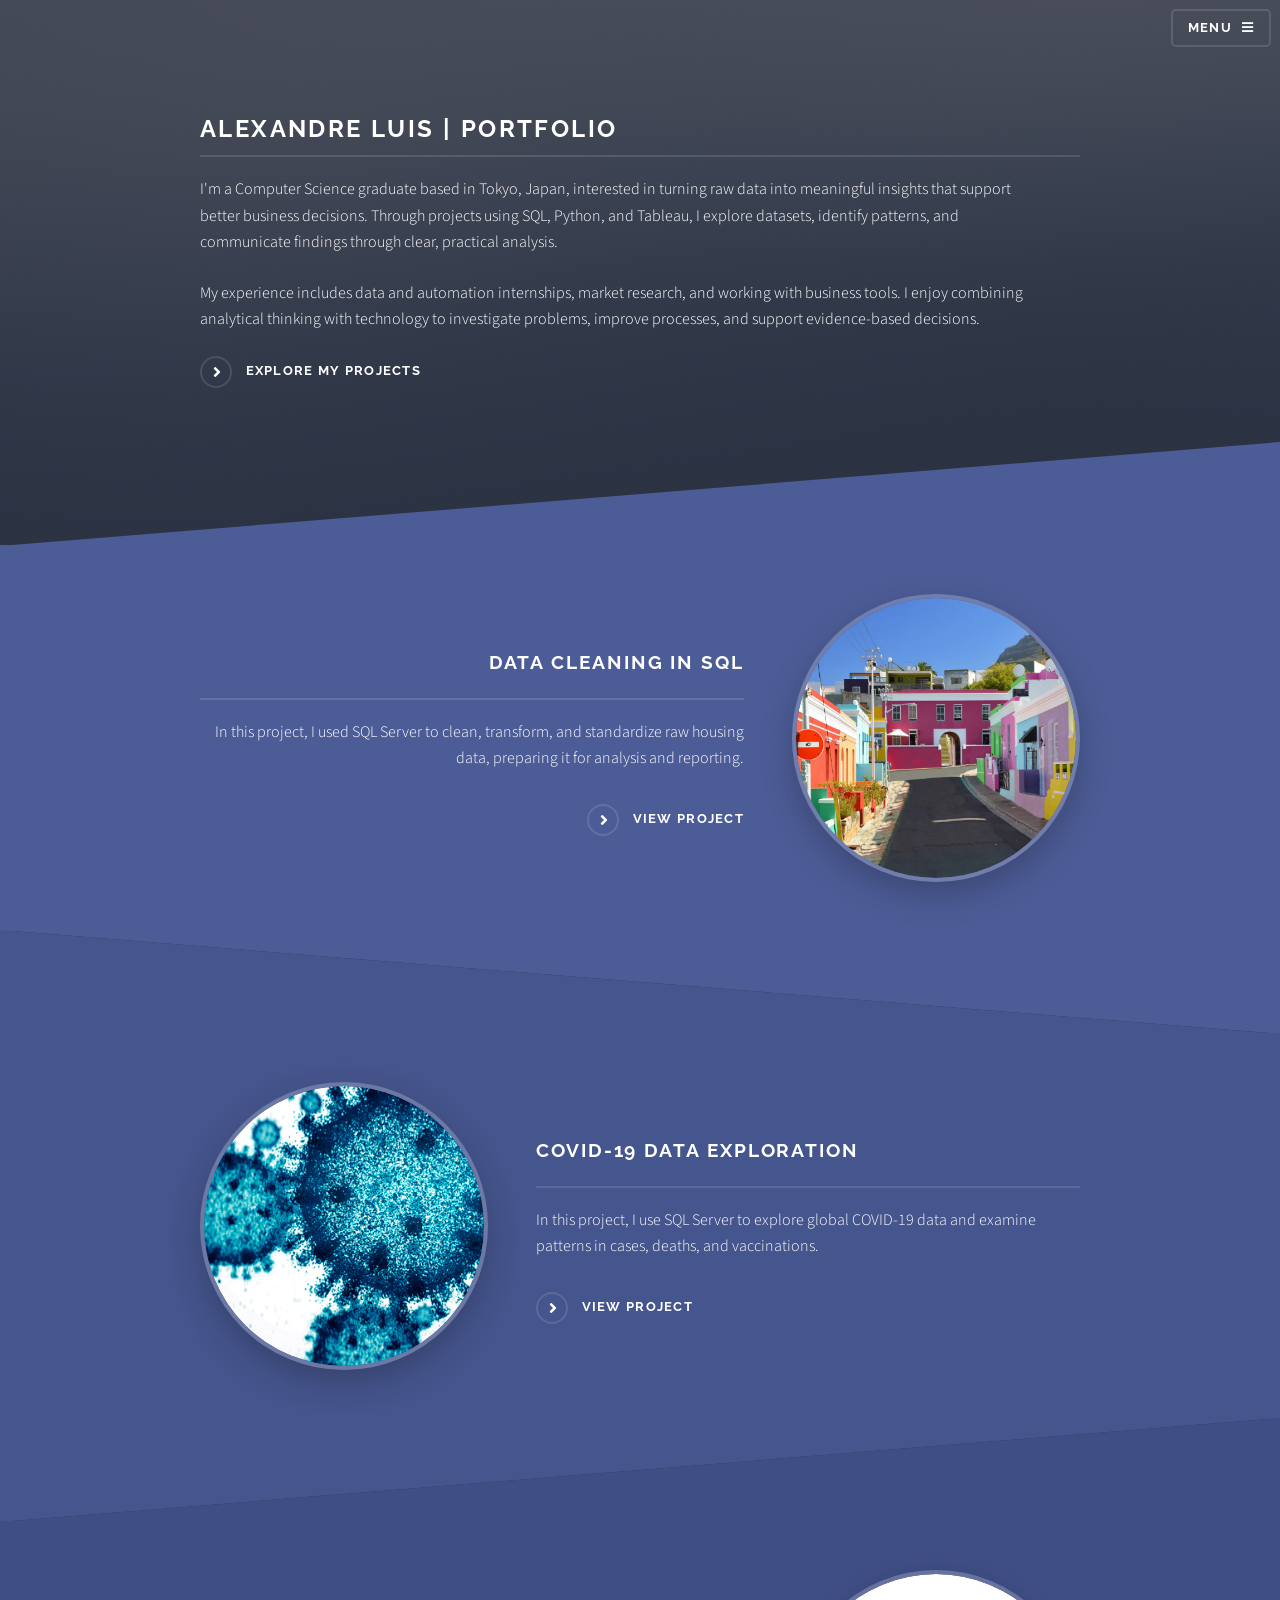
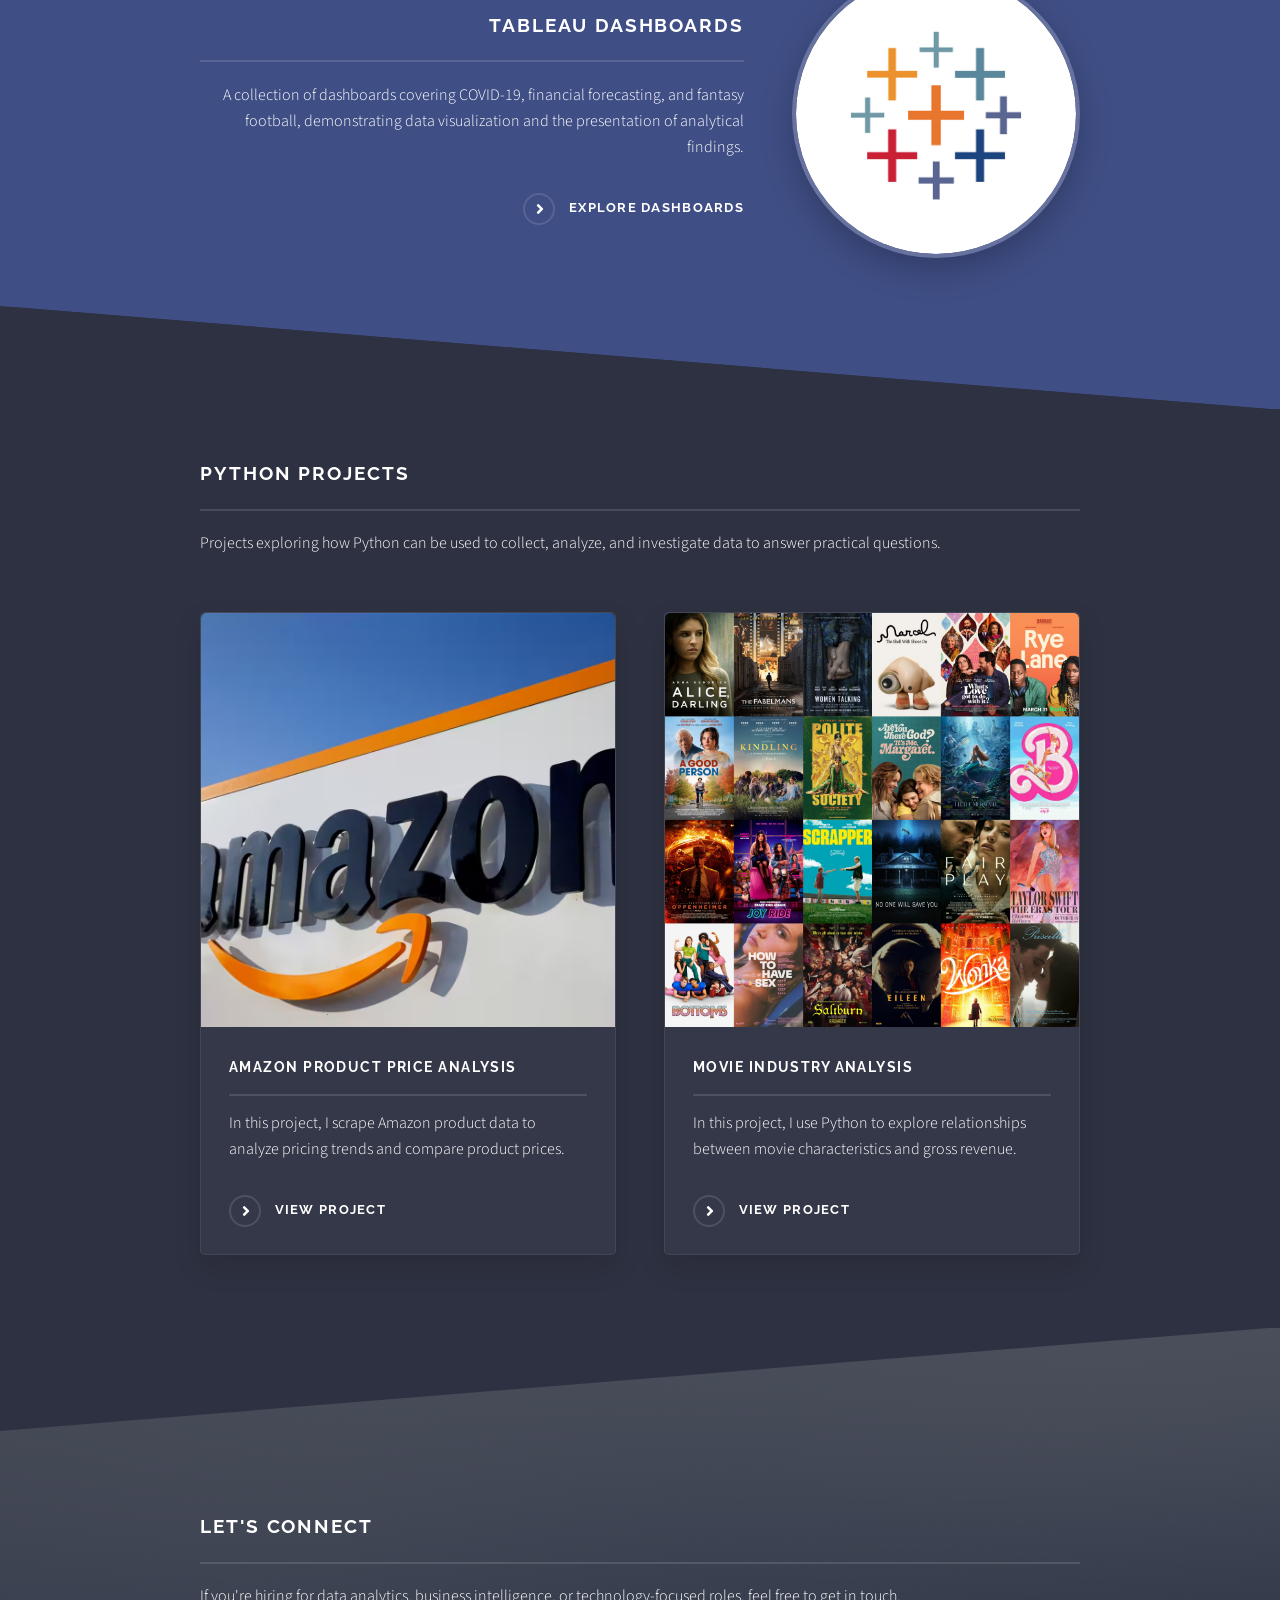
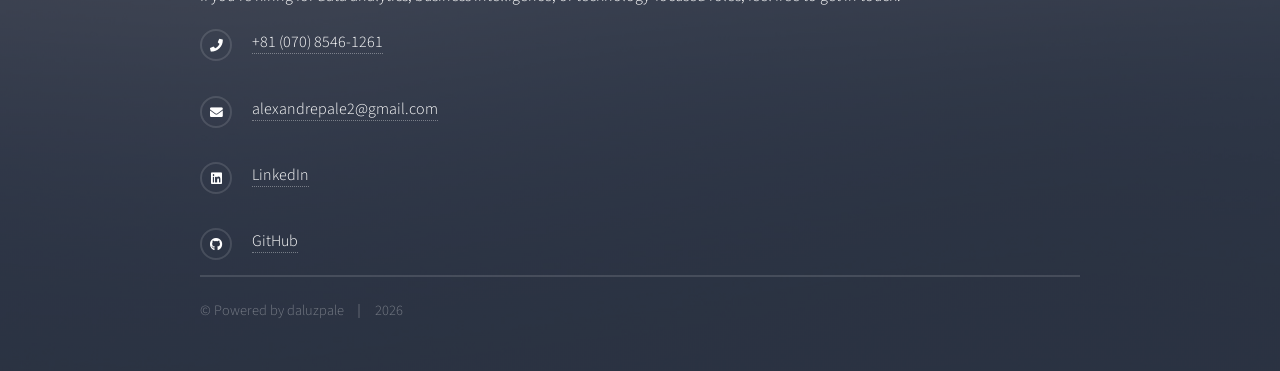
<file: index.html>
<!DOCTYPE HTML>

<html lang="en">
<head>
    <title>Alex Luis | Data Analyst Portfolio</title>
    <meta charset="utf-8" />
    <meta name="viewport" content="width=device-width, initial-scale=1" />
    <meta name="description" content="Alex Luis is a Computer Science graduate based in Tokyo, Japan, with project and internship experience in data analytics, SQL, Python, Tableau, market research, and automation." />
    <meta name="theme-color" content="#2e3141" />
    <link rel="stylesheet" href="assets/css/main.css" />
    <noscript><link rel="stylesheet" href="assets/css/noscript.css" /></noscript>
</head>
<body class="is-preload">

    <div id="page-wrapper">

        <!-- Header -->
        <header id="header" class="alt">
            <h1><a href="index.html">Alex Luis | Data Analyst</a></h1>
            <nav><a href="#menu">Menu</a></nav>
        </header>

        <!-- Navigation -->
        <nav id="menu">
            <div class="inner">
                <h2>Menu</h2>
                <ul class="links">
                    <li><a href="#banner">Home</a></li>
                    <li><a href="#one">SQL Projects</a></li>
                    <li><a href="#three">Tableau Dashboards</a></li>
                    <li><a href="#four">Python Projects</a></li>
                    <li><a href="#footer">Contact</a></li>
                    <li><a href="https://github.com/daluzpale" target="_blank" rel="noopener noreferrer">GitHub</a></li>
                </ul>
                <a href="#" class="close">Close</a>
            </div>
        </nav>

        <!-- Introduction -->
        <section id="banner">
            <div class="inner">
                <h2>Alexandre Luis | Portfolio</h2>
                <p>
                    I'm a Computer Science graduate based in Tokyo, Japan, interested in turning raw data
                    into meaningful insights that support better business decisions. Through projects using
                    SQL, Python, and Tableau, I explore datasets, identify patterns, and communicate findings
                    through clear, practical analysis.
                </p>
                <p>
                    My experience includes data and automation internships, market research, and working
                    with business tools. I enjoy combining analytical thinking with technology to investigate
                    problems, improve processes, and support evidence-based decisions.
                </p>

                <div class="banner-actions">
                    <p><a href="#one" class="special">Explore My Projects</a></p>
                </div>
            </div>
        </section>

        <!-- Projects -->
        <section id="wrapper">

            <!-- SQL Data Cleaning -->
            <section id="one" class="wrapper spotlight style1">
                <div class="inner">
                    <a href="https://github.com/daluzpale/AnalyticsPortifolio/blob/main/Data%20Cleaning%20Project%20Queries.sql" class="image" target="_blank" rel="noopener noreferrer">
                        <img src="images/town.jpeg" alt="SQL Server housing data cleaning project" />
                    </a>
                    <div class="content">
                        <h2 class="major">Data Cleaning in SQL</h2>
                        <p>In this project, I used SQL Server to clean, transform, and standardize raw housing data, preparing it for analysis and reporting.</p>
                        <a href="https://github.com/daluzpale/AnalyticsPortifolio/blob/main/Data%20Cleaning%20Project%20Queries.sql" class="special" target="_blank" rel="noopener noreferrer">View Project</a>
                    </div>
                </div>
            </section>

            <!-- COVID-19 Data Exploration -->
            <section id="two" class="wrapper alt spotlight style2">
                <div class="inner">
                    <a href="https://github.com/daluzpale/AnalyticsPortifolio/blob/main/COVID%20Project_Data%20Exploration.sql" class="image" target="_blank" rel="noopener noreferrer">
                        <img src="images/covid.jpeg" alt="Global COVID-19 data exploration project" />
                    </a>
                    <div class="content">
                        <h2 class="major">COVID-19 Data Exploration</h2>
                        <p>In this project, I use SQL Server to explore global COVID-19 data and examine patterns in cases, deaths, and vaccinations.</p>
                        <a href="https://github.com/daluzpale/AnalyticsPortifolio/blob/main/COVID%20Project_Data%20Exploration.sql" class="special" target="_blank" rel="noopener noreferrer">View Project</a>
                    </div>
                </div>
            </section>

            <!-- Tableau Dashboards -->
            <section id="three" class="wrapper spotlight style3">
                <div class="inner">
                    <a href="https://public.tableau.com/app/profile/alexandre.luis1952/vizzes" class="image" target="_blank" rel="noopener noreferrer">
                        <img src="images/tableau-social-preview.jpeg" alt="Tableau data visualization dashboards" />
                    </a>
                    <div class="content">
                        <h2 class="major">Tableau Dashboards</h2>
                        <p>A collection of dashboards covering COVID-19, financial forecasting, and fantasy football, demonstrating data visualization and the presentation of analytical findings.</p>
                        <a href="https://public.tableau.com/app/profile/alexandre.luis1952/vizzes" class="special" target="_blank" rel="noopener noreferrer">Explore Dashboards</a>
                    </div>
                </div>
            </section>

            <!-- Python Projects -->
            <section id="four" class="wrapper alt style1">
                <div class="inner">
                    <h2 class="major">Python Projects</h2>
                    <p>Projects exploring how Python can be used to collect, analyze, and investigate data to answer practical questions.</p>
                    <section class="features">
                        <article>
                            <a href="#" class="image">
                                <img src="images/amazon.jpeg" alt="Amazon product price analysis using Python" />
                            </a>
                            <h3 class="major">Amazon Product Price Analysis</h3>
                            <p>In this project, I scrape Amazon product data to analyze pricing trends and compare product prices.</p>
                            <!-- Replace # with the actual project URL. -->
                            <a href="#" class="special">View Project</a>
                        </article>
                        <article>
                            <a href="#" class="image">
                                <img src="images/bestfilmsof2023.jpeg" alt="Movie industry data analysis using Python" />
                            </a>
                            <h3 class="major">Movie Industry Analysis</h3>
                            <p>In this project, I use Python to explore relationships between movie characteristics and gross revenue.</p>
                            <!-- Replace # with the actual project URL. -->
                            <a href="#" class="special">View Project</a>
                        </article>
                    </section>
                </div>
            </section>

        </section>

        <!-- Contact -->
        <section id="footer">
            <div class="inner">
                <h2 class="major">Let's Connect</h2>
                <p>If you're hiring for data analytics, business intelligence, or technology-focused roles, feel free to get in touch.</p>

                <ul class="contact">
                    <li class="icon solid fa-phone"><a href="tel:+817085461261">+81 (070) 8546-1261</a></li>
                    <li class="icon solid fa-envelope"><a href="mailto:alexandrepale2@gmail.com">alexandrepale2@gmail.com</a></li>
                    <li class="icon brands fa-linkedin"><a href="https://www.linkedin.com/in/alexandre-lu%C3%ADs/" target="_blank" rel="noopener noreferrer">LinkedIn</a></li>
                    <li class="icon brands fa-github"><a href="https://github.com/daluzpale" target="_blank" rel="noopener noreferrer">GitHub</a></li>
                </ul>

                <ul class="copyright">
                    <li>&copy; Powered by daluzpale</li><li>2026</li>
                </ul>
            </div>
        </section>

    </div>

    <!-- Scripts -->
    <script src="assets/js/jquery.min.js"></script>
    <script src="assets/js/jquery.scrollex.min.js"></script>
    <script src="assets/js/browser.min.js"></script>
    <script src="assets/js/breakpoints.min.js"></script>
    <script src="assets/js/util.js"></script>
    <script src="assets/js/main.js"></script>
</body>
</html>
</file>
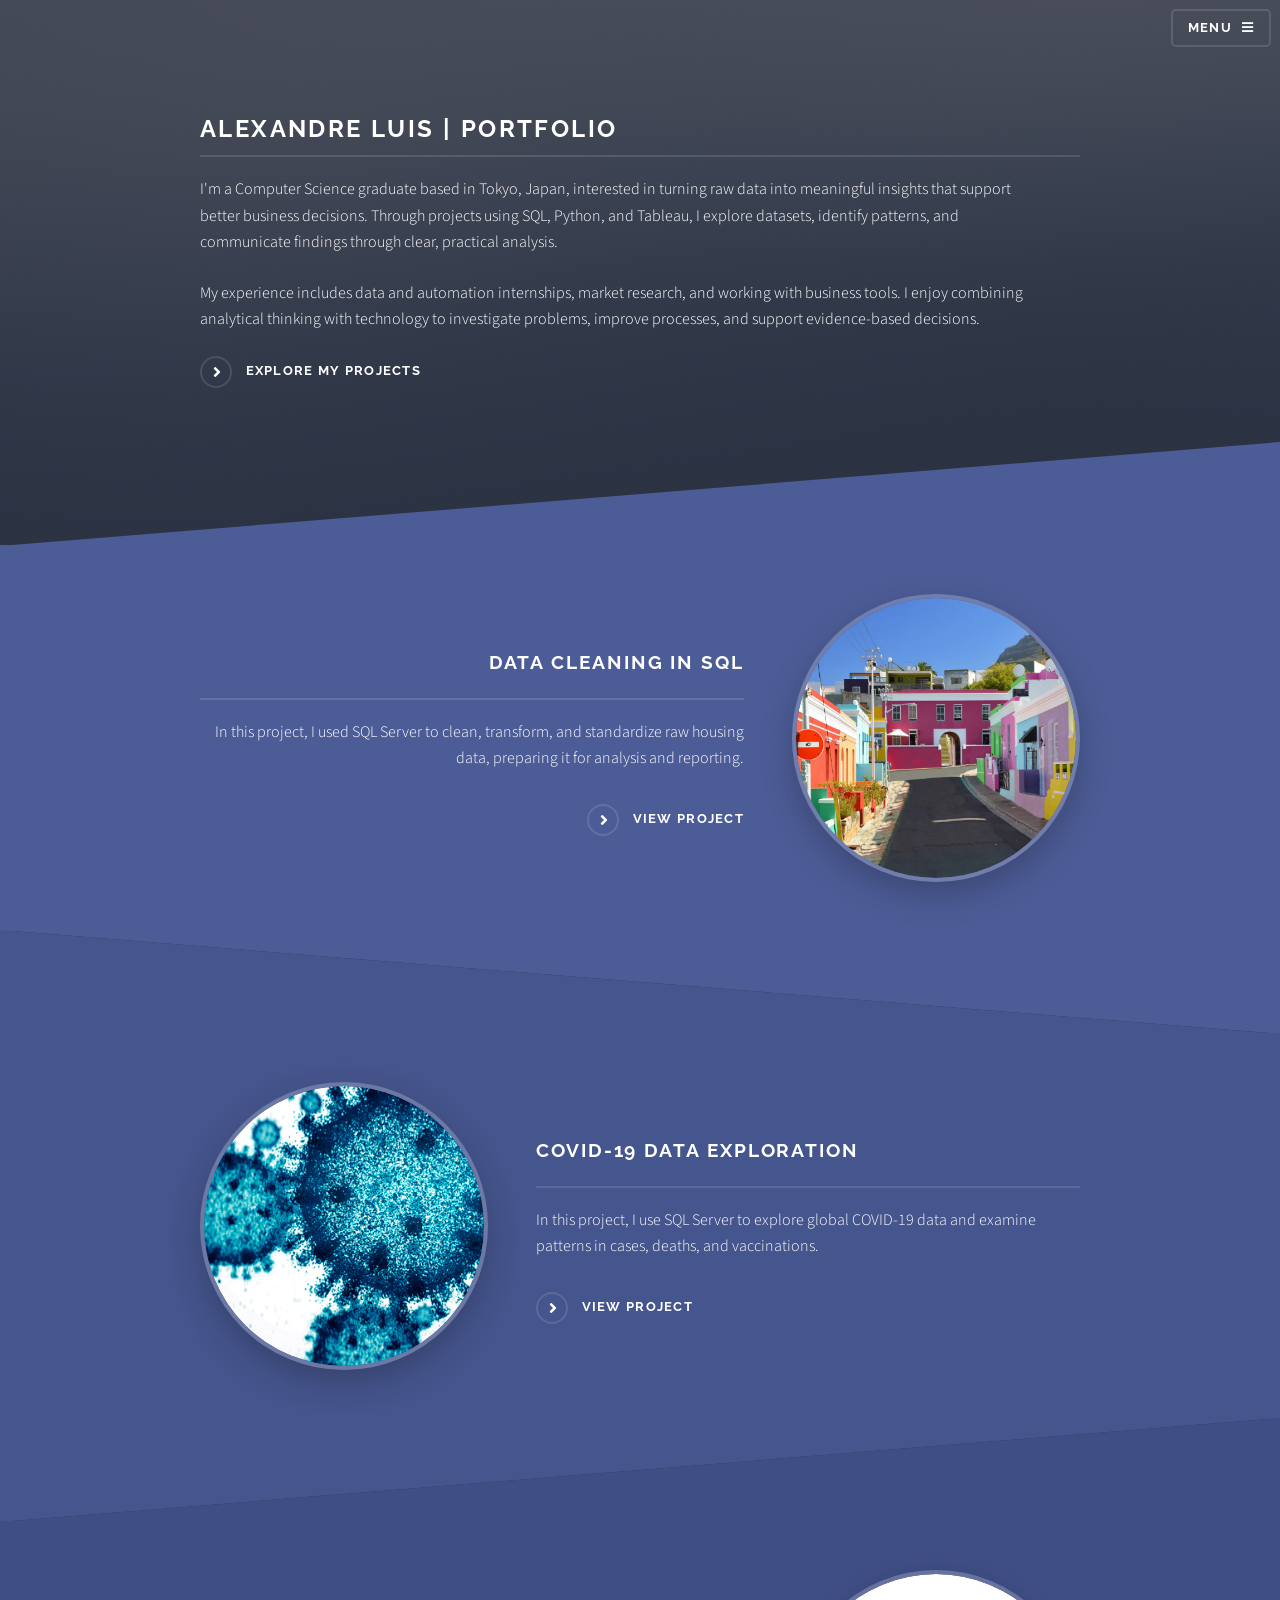
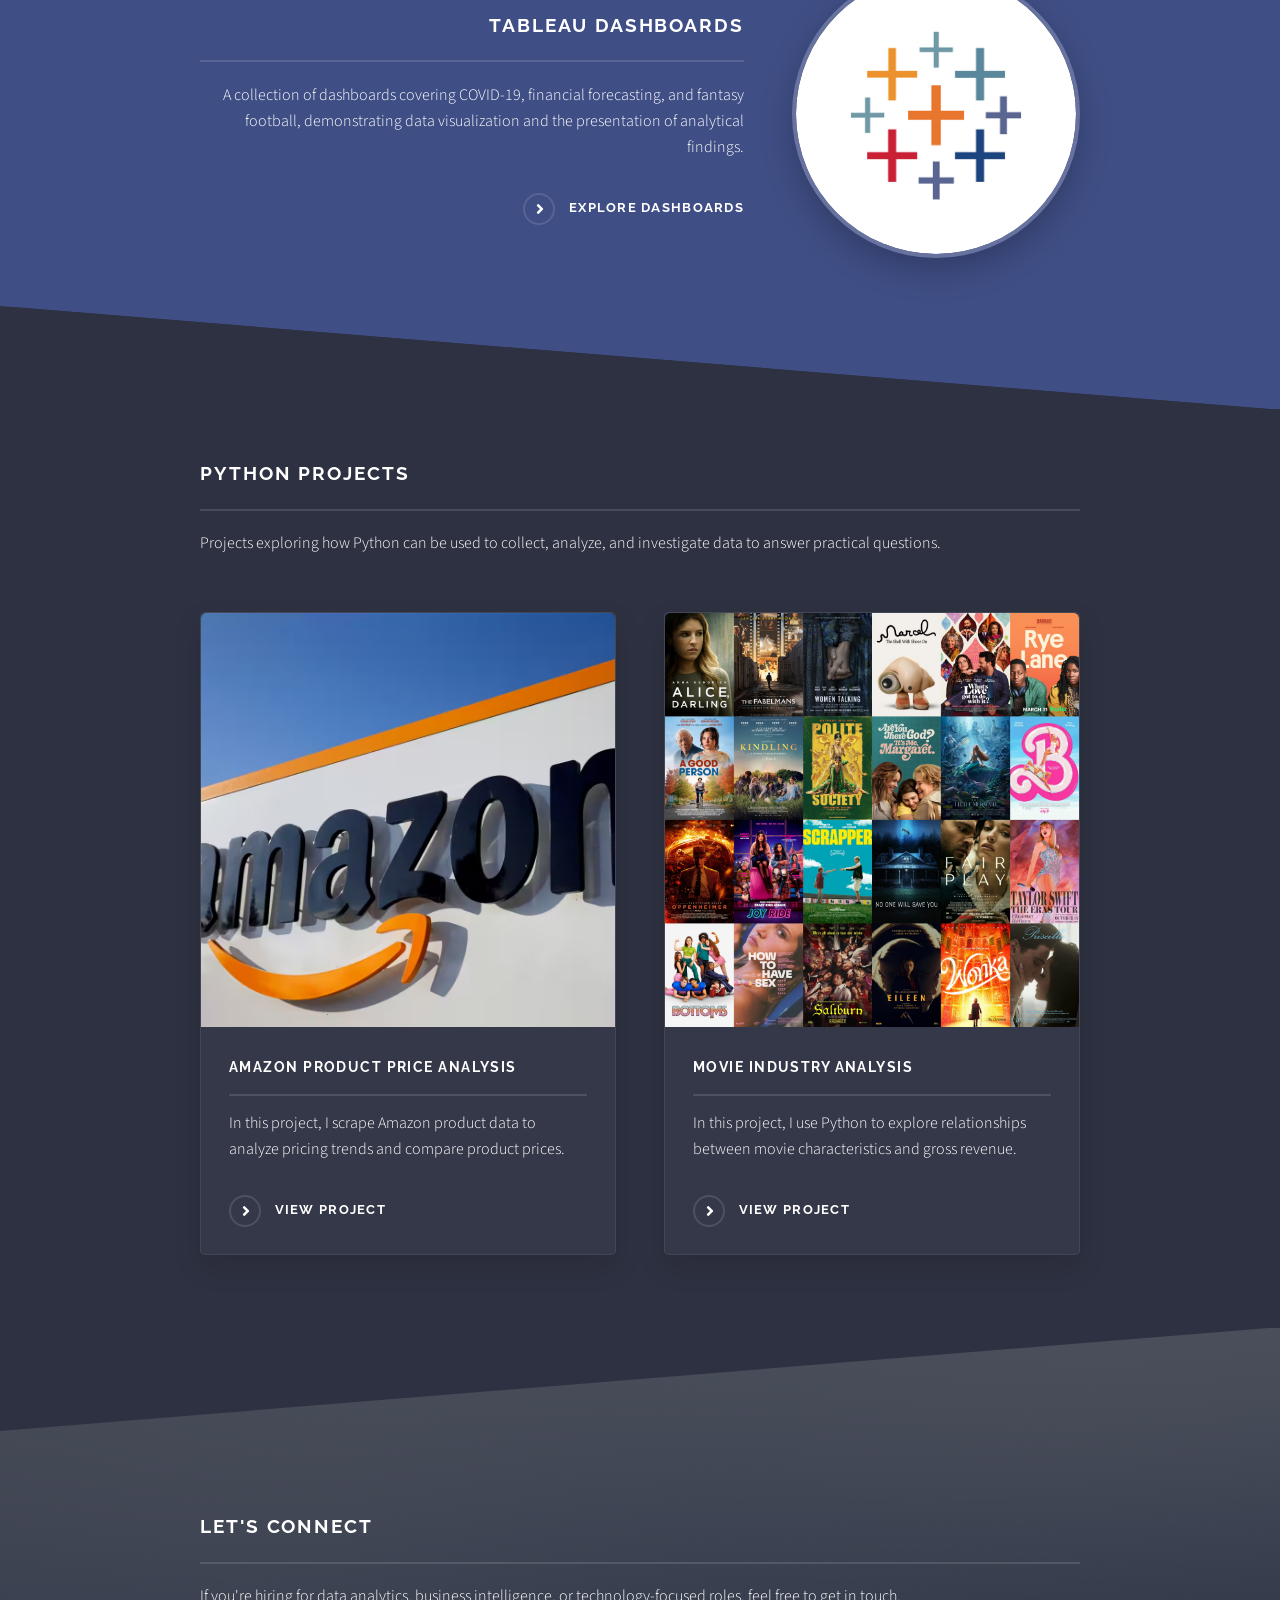
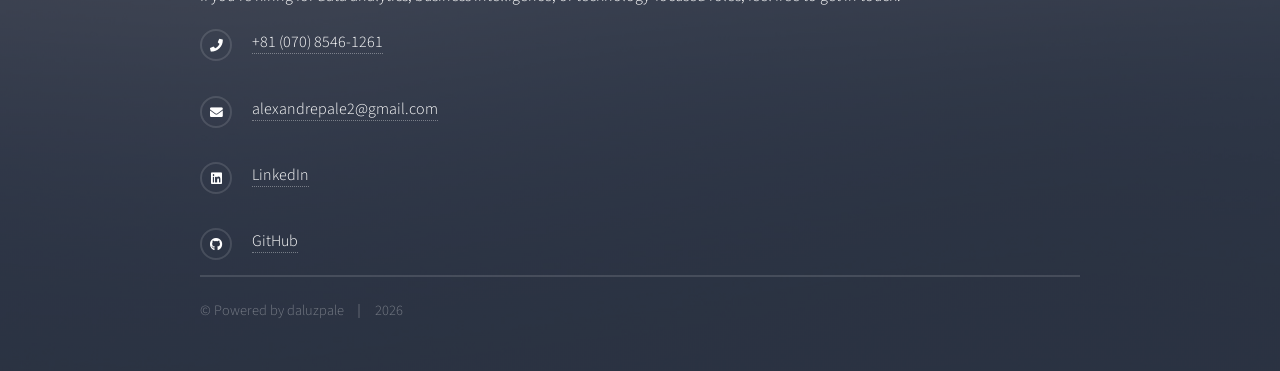
<file: PortWebsite/index.html>
<!DOCTYPE HTML>
<!--
    Alex Luis | Data Analyst Portfolio
    Built using the Solid State template by HTML5 UP.
    Original template license: html5up.net/license (CCA 3.0).
-->
<html lang="en">
<head>
    <title>Alex Luis | Data Analyst Portfolio</title>
    <meta charset="utf-8" />
    <meta name="viewport" content="width=device-width, initial-scale=1" />
    <meta name="description" content="Alex Luis is a Computer Science graduate based in Tokyo, Japan, with project and internship experience in data analytics, SQL, Python, Tableau, market research, and automation." />
    <meta name="theme-color" content="#2e3141" />
    <link rel="stylesheet" href="assets/css/main.css" />
    <noscript><link rel="stylesheet" href="assets/css/noscript.css" /></noscript>
</head>
<body class="is-preload">

    <div id="page-wrapper">

        <!-- Header -->
        <header id="header" class="alt">
            <h1><a href="index.html">Alex Luis | Data Analyst</a></h1>
            <nav><a href="#menu">Menu</a></nav>
        </header>

        <!-- Navigation -->
        <nav id="menu">
            <div class="inner">
                <h2>Menu</h2>
                <ul class="links">
                    <li><a href="#banner">Home</a></li>
                    <li><a href="#one">SQL Projects</a></li>
                    <li><a href="#three">Tableau Dashboards</a></li>
                    <li><a href="#four">Python Projects</a></li>
                    <li><a href="#footer">Contact</a></li>
                    <li><a href="https://github.com/daluzpale" target="_blank" rel="noopener noreferrer">GitHub</a></li>
                </ul>
                <a href="#" class="close">Close</a>
            </div>
        </nav>

        <!-- Introduction -->
        <section id="banner">
            <div class="inner">
                <h2>Alexandre Luis | Portfolio</h2>
                <p>
                    I'm a Computer Science graduate based in Tokyo, Japan, interested in turning raw data
                    into meaningful insights that support better business decisions. Through projects using
                    SQL, Python, and Tableau, I explore datasets, identify patterns, and communicate findings
                    through clear, practical analysis.
                </p>
                <p>
                    My experience includes data and automation internships, market research, and working
                    with business tools. I enjoy combining analytical thinking with technology to investigate
                    problems, improve processes, and support evidence-based decisions.
                </p>

                <div class="banner-actions">
                    <p><a href="#one" class="special">Explore My Projects</a></p>
                </div>
            </div>
        </section>

        <!-- Projects -->
        <section id="wrapper">

            <!-- SQL Data Cleaning -->
            <section id="one" class="wrapper spotlight style1">
                <div class="inner">
                    <a href="https://github.com/daluzpale/AnalyticsPortifolio/blob/main/Data%20Cleaning%20Project%20Queries.sql" class="image" target="_blank" rel="noopener noreferrer">
                        <img src="images/town.jpeg" alt="SQL Server housing data cleaning project" />
                    </a>
                    <div class="content">
                        <h2 class="major">Data Cleaning in SQL</h2>
                        <p>In this project, I used SQL Server to clean, transform, and standardize raw housing data, preparing it for analysis and reporting.</p>
                        <a href="https://github.com/daluzpale/AnalyticsPortifolio/blob/main/Data%20Cleaning%20Project%20Queries.sql" class="special" target="_blank" rel="noopener noreferrer">View Project</a>
                    </div>
                </div>
            </section>

            <!-- COVID-19 Data Exploration -->
            <section id="two" class="wrapper alt spotlight style2">
                <div class="inner">
                    <a href="https://github.com/daluzpale/AnalyticsPortifolio/blob/main/COVID%20Project_Data%20Exploration.sql" class="image" target="_blank" rel="noopener noreferrer">
                        <img src="images/covid.jpeg" alt="Global COVID-19 data exploration project" />
                    </a>
                    <div class="content">
                        <h2 class="major">COVID-19 Data Exploration</h2>
                        <p>In this project, I use SQL Server to explore global COVID-19 data and examine patterns in cases, deaths, and vaccinations.</p>
                        <a href="https://github.com/daluzpale/AnalyticsPortifolio/blob/main/COVID%20Project_Data%20Exploration.sql" class="special" target="_blank" rel="noopener noreferrer">View Project</a>
                    </div>
                </div>
            </section>

            <!-- Tableau Dashboards -->
            <section id="three" class="wrapper spotlight style3">
                <div class="inner">
                    <a href="https://public.tableau.com/app/profile/alexandre.luis1952/vizzes" class="image" target="_blank" rel="noopener noreferrer">
                        <img src="images/tableau-social-preview.jpeg" alt="Tableau data visualization dashboards" />
                    </a>
                    <div class="content">
                        <h2 class="major">Tableau Dashboards</h2>
                        <p>A collection of dashboards covering COVID-19, financial forecasting, and fantasy football, demonstrating data visualization and the presentation of analytical findings.</p>
                        <a href="https://public.tableau.com/app/profile/alexandre.luis1952/vizzes" class="special" target="_blank" rel="noopener noreferrer">Explore Dashboards</a>
                    </div>
                </div>
            </section>

            <!-- Python Projects -->
            <section id="four" class="wrapper alt style1">
                <div class="inner">
                    <h2 class="major">Python Projects</h2>
                    <p>Projects exploring how Python can be used to collect, analyze, and investigate data to answer practical questions.</p>
                    <section class="features">
                        <article>
                            <a href="#" class="image">
                                <img src="images/amazon.jpeg" alt="Amazon product price analysis using Python" />
                            </a>
                            <h3 class="major">Amazon Product Price Analysis</h3>
                            <p>In this project, I scrape Amazon product data to analyze pricing trends and compare product prices.</p>
                            <!-- Replace # with the actual project URL. -->
                            <a href="#" class="special">View Project</a>
                        </article>
                        <article>
                            <a href="#" class="image">
                                <img src="images/bestfilmsof2023.jpeg" alt="Movie industry data analysis using Python" />
                            </a>
                            <h3 class="major">Movie Industry Analysis</h3>
                            <p>In this project, I use Python to explore relationships between movie characteristics and gross revenue.</p>
                            <!-- Replace # with the actual project URL. -->
                            <a href="#" class="special">View Project</a>
                        </article>
                    </section>
                </div>
            </section>

        </section>

        <!-- Contact -->
        <section id="footer">
            <div class="inner">
                <h2 class="major">Let's Connect</h2>
                <p>If you're hiring for data analytics, business intelligence, or technology-focused roles, feel free to get in touch.</p>

                <ul class="contact">
                    <li class="icon solid fa-phone"><a href="tel:+817085461261">+81 (070) 8546-1261</a></li>
                    <li class="icon solid fa-envelope"><a href="mailto:alexandrepale2@gmail.com">alexandrepale2@gmail.com</a></li>
                    <li class="icon brands fa-linkedin"><a href="https://www.linkedin.com/in/alexandre-lu%C3%ADs/" target="_blank" rel="noopener noreferrer">LinkedIn</a></li>
                    <li class="icon brands fa-github"><a href="https://github.com/daluzpale" target="_blank" rel="noopener noreferrer">GitHub</a></li>
                </ul>

                <ul class="copyright">
                    <li>&copy; Powered by daluzpale</li><li>2026</li>
                </ul>
            </div>
        </section>

    </div>

    <!-- Scripts -->
    <script src="assets/js/jquery.min.js"></script>
    <script src="assets/js/jquery.scrollex.min.js"></script>
    <script src="assets/js/browser.min.js"></script>
    <script src="assets/js/breakpoints.min.js"></script>
    <script src="assets/js/util.js"></script>
    <script src="assets/js/main.js"></script>
</body>
</html>
</file>
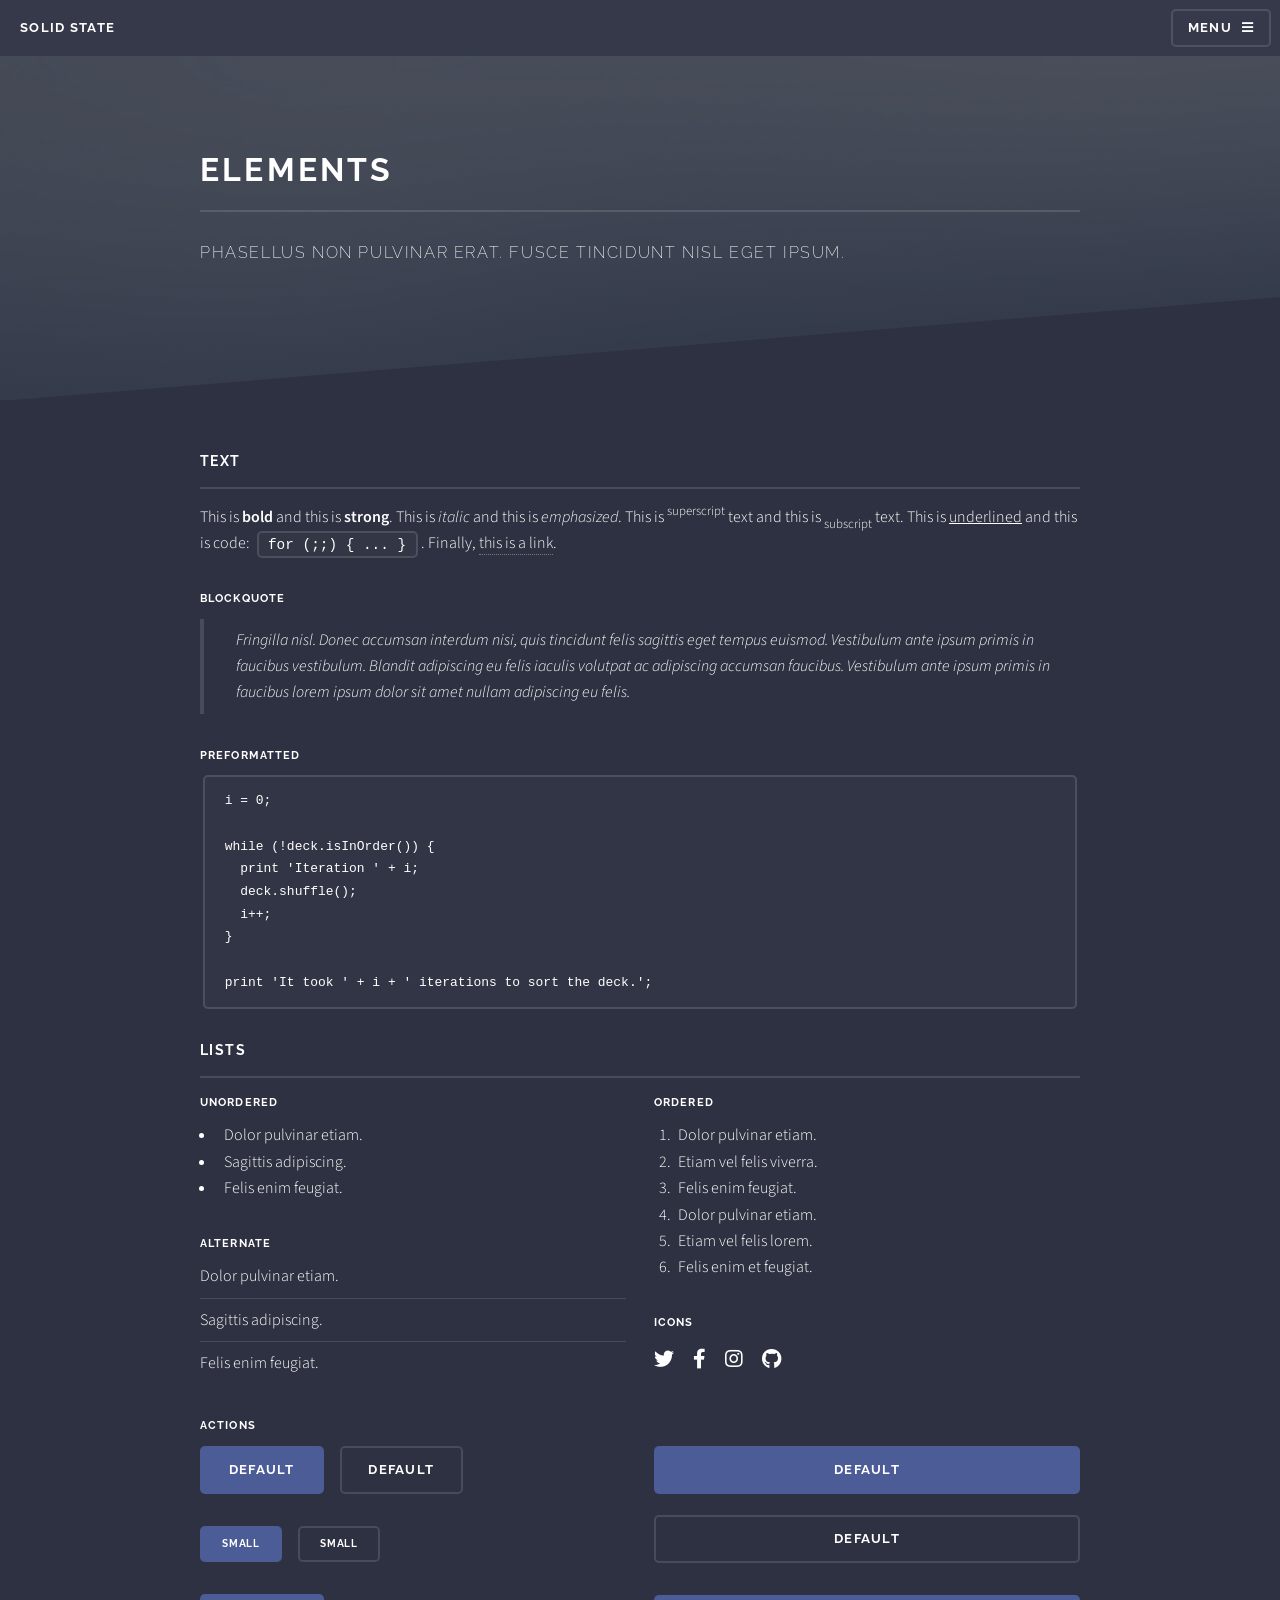
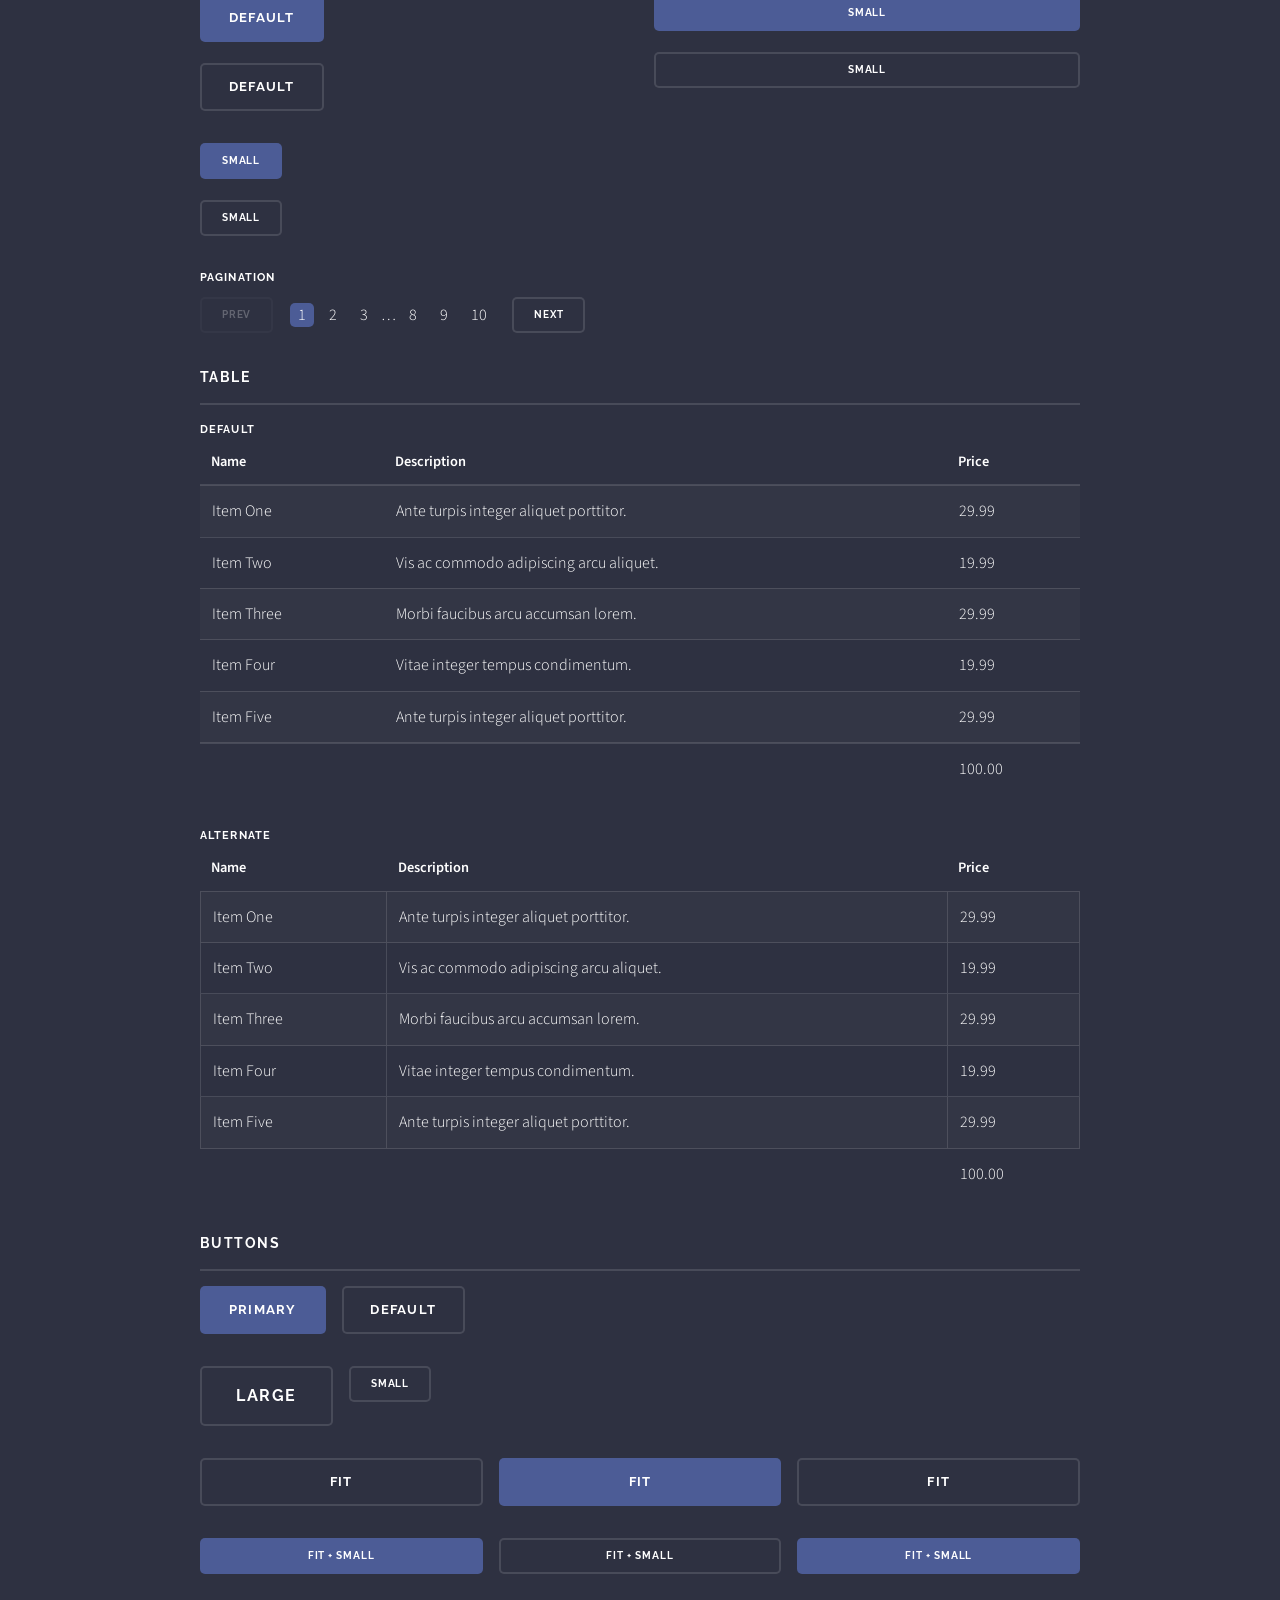
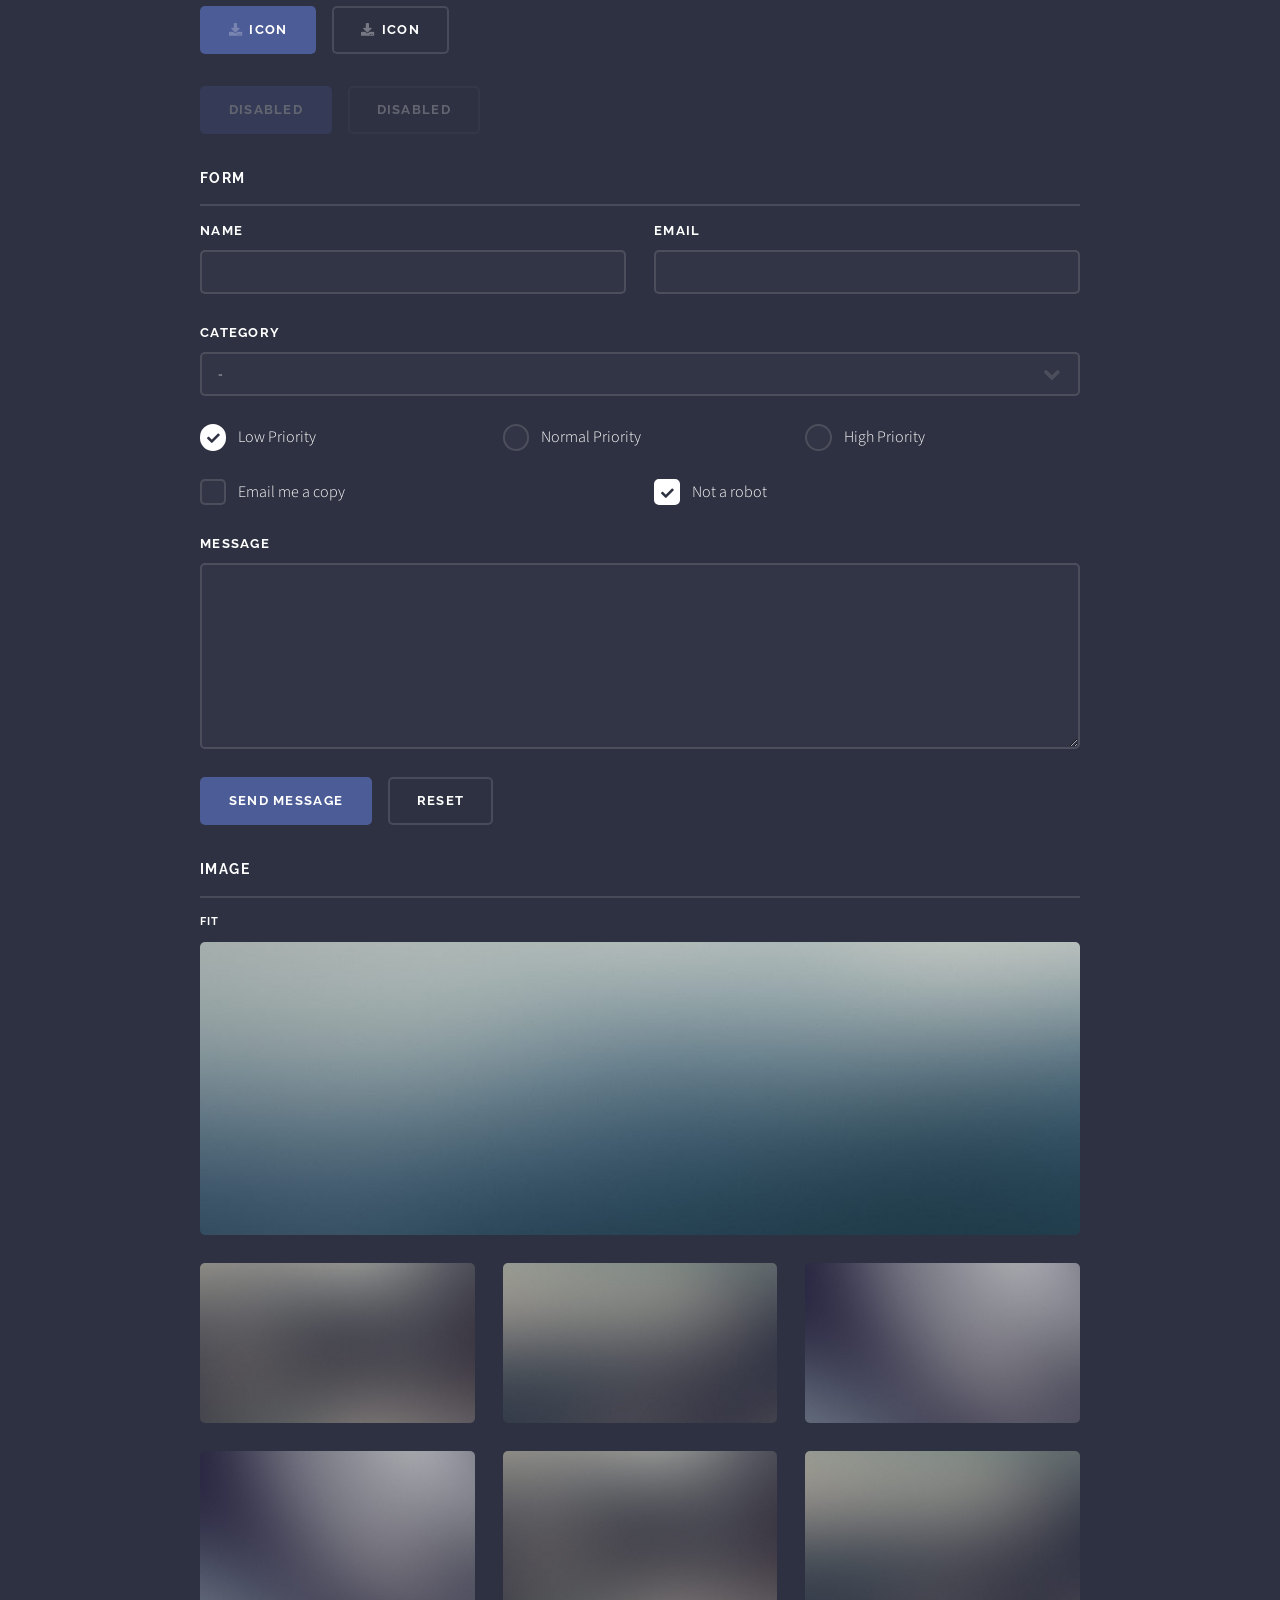
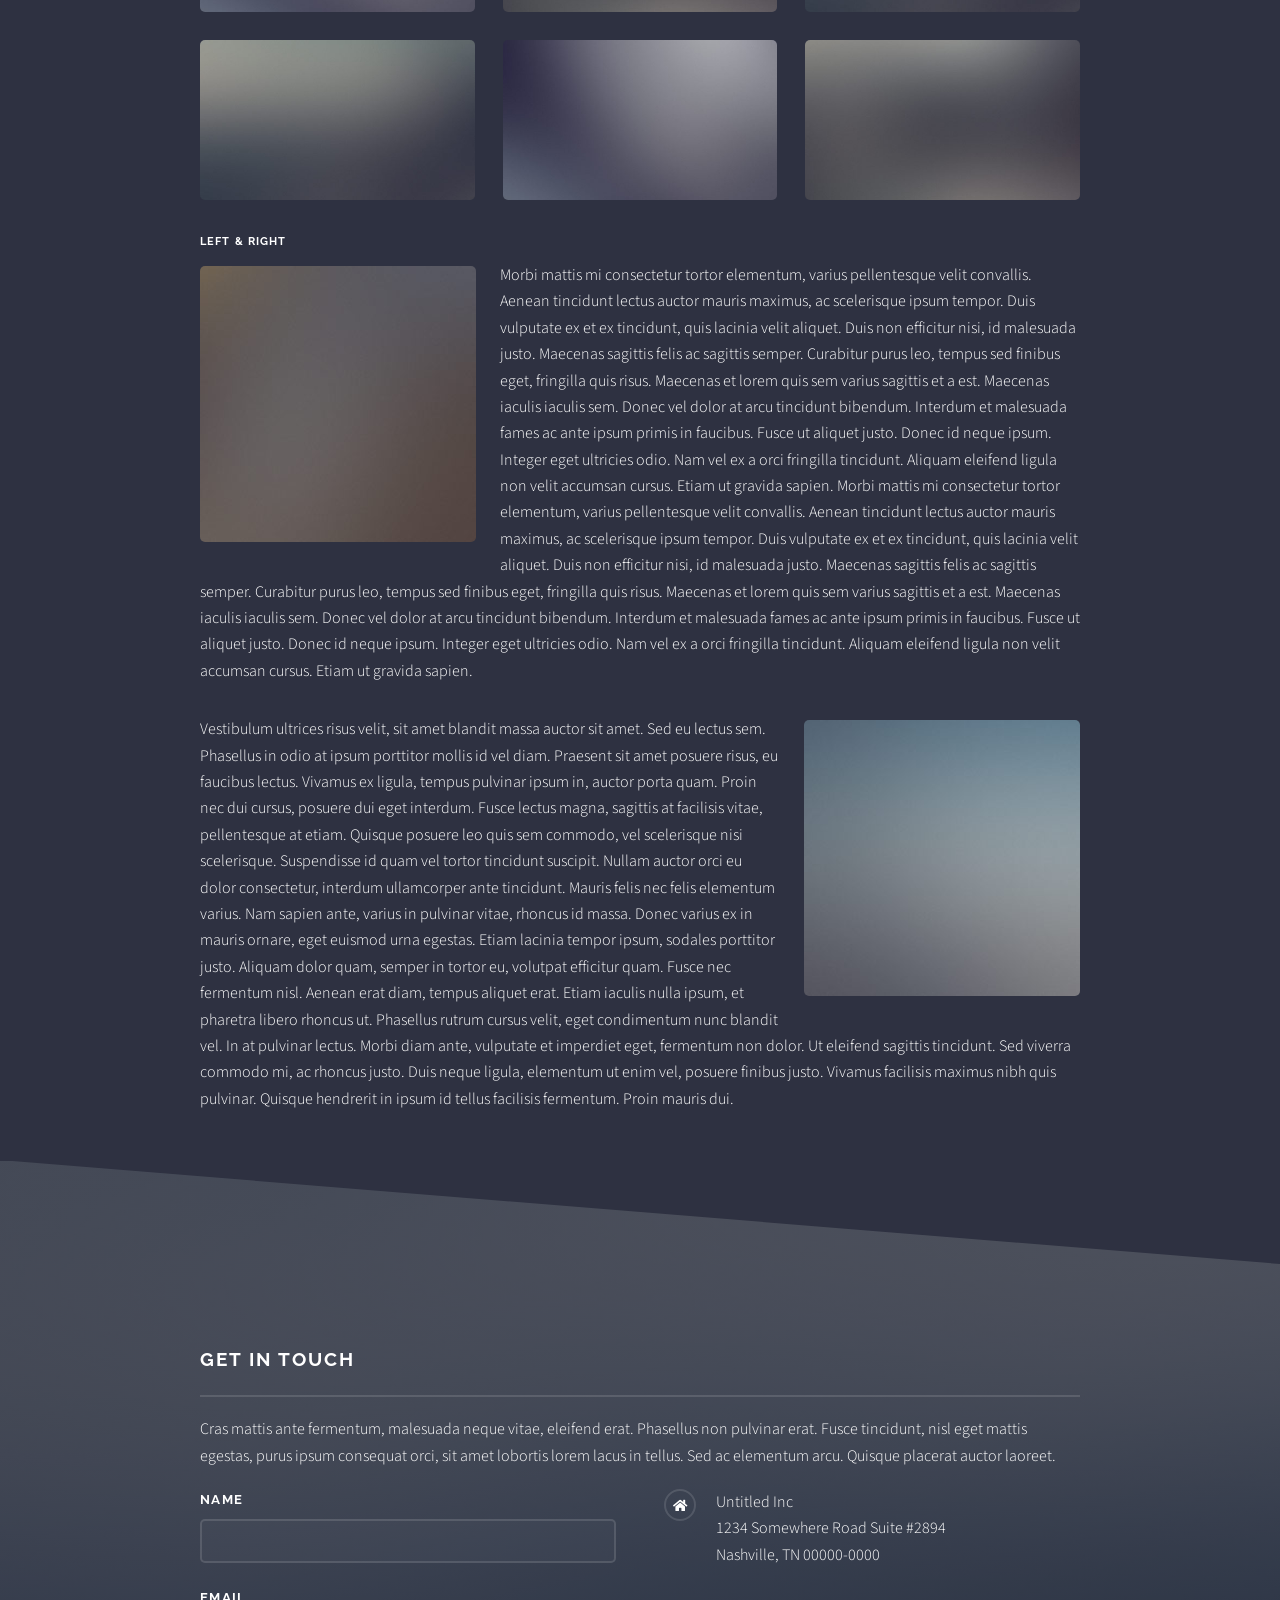
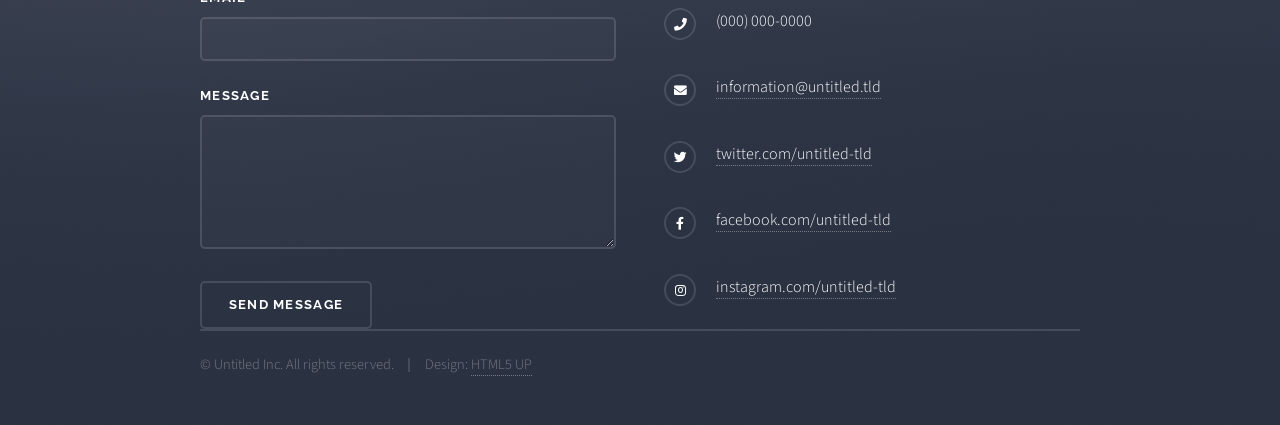
<file: elements.html>
<!DOCTYPE HTML>
<!--
	Solid State by HTML5 UP
	html5up.net | @ajlkn
	Free for personal and commercial use under the CCA 3.0 license (html5up.net/license)
-->
<html>
	<head>
		<title>Elements - Solid State by HTML5 UP</title>
		<meta charset="utf-8" />
		<meta name="viewport" content="width=device-width, initial-scale=1, user-scalable=no" />
		<link rel="stylesheet" href="assets/css/main.css" />
		<noscript><link rel="stylesheet" href="assets/css/noscript.css" /></noscript>
	</head>
	<body class="is-preload">

		<!-- Page Wrapper -->
			<div id="page-wrapper">

				<!-- Header -->
					<header id="header">
						<h1><a href="index.html">Solid State</a></h1>
						<nav>
							<a href="#menu">Menu</a>
						</nav>
					</header>

				<!-- Menu -->
					<nav id="menu">
						<div class="inner">
							<h2>Menu</h2>
							<ul class="links">
								<li><a href="index.html">Home</a></li>
								<li><a href="generic.html">Generic</a></li>
								<li><a href="elements.html">Elements</a></li>
								<li><a href="#">Log In</a></li>
								<li><a href="#">Sign Up</a></li>
							</ul>
							<a href="#" class="close">Close</a>
						</div>
					</nav>

				<!-- Wrapper -->
					<section id="wrapper">
						<header>
							<div class="inner">
								<h2>Elements</h2>
								<p>Phasellus non pulvinar erat. Fusce tincidunt nisl eget ipsum.</p>
							</div>
						</header>

						<!-- Content -->
							<div class="wrapper">
								<div class="inner">

									<section>
										<h3 class="major">Text</h3>
										<p>This is <b>bold</b> and this is <strong>strong</strong>. This is <i>italic</i> and this is <em>emphasized</em>.
										This is <sup>superscript</sup> text and this is <sub>subscript</sub> text.
										This is <u>underlined</u> and this is code: <code>for (;;) { ... }</code>. Finally, <a href="#">this is a link</a>.</p>
										<h4>Blockquote</h4>
										<blockquote>Fringilla nisl. Donec accumsan interdum nisi, quis tincidunt felis sagittis eget tempus euismod. Vestibulum ante ipsum primis in faucibus vestibulum. Blandit adipiscing eu felis iaculis volutpat ac adipiscing accumsan faucibus. Vestibulum ante ipsum primis in faucibus lorem ipsum dolor sit amet nullam adipiscing eu felis.</blockquote>
										<h4>Preformatted</h4>
										<pre><code>i = 0;

while (!deck.isInOrder()) {
  print 'Iteration ' + i;
  deck.shuffle();
  i++;
}

print 'It took ' + i + ' iterations to sort the deck.';</code></pre>
									</section>

									<section>
										<h3 class="major">Lists</h3>
										<div class="row">
											<div class="col-6 col-12-medium">
												<h4>Unordered</h4>
												<ul>
													<li>Dolor pulvinar etiam.</li>
													<li>Sagittis adipiscing.</li>
													<li>Felis enim feugiat.</li>
												</ul>
												<h4>Alternate</h4>
												<ul class="alt">
													<li>Dolor pulvinar etiam.</li>
													<li>Sagittis adipiscing.</li>
													<li>Felis enim feugiat.</li>
												</ul>
											</div>
											<div class="col-6 col-12-medium">
												<h4>Ordered</h4>
												<ol>
													<li>Dolor pulvinar etiam.</li>
													<li>Etiam vel felis viverra.</li>
													<li>Felis enim feugiat.</li>
													<li>Dolor pulvinar etiam.</li>
													<li>Etiam vel felis lorem.</li>
													<li>Felis enim et feugiat.</li>
												</ol>
												<h4>Icons</h4>
												<ul class="icons">
													<li><a href="#" class="icon brands fa-twitter"><span class="label">Twitter</span></a></li>
													<li><a href="#" class="icon brands fa-facebook-f"><span class="label">Facebook</span></a></li>
													<li><a href="#" class="icon brands fa-instagram"><span class="label">Instagram</span></a></li>
													<li><a href="#" class="icon brands fa-github"><span class="label">Github</span></a></li>
												</ul>
											</div>
										</div>
										<h4>Actions</h4>
										<div class="row">
											<div class="col-6 col-12-medium">
												<ul class="actions">
													<li><a href="#" class="button primary">Default</a></li>
													<li><a href="#" class="button">Default</a></li>
												</ul>
												<ul class="actions small">
													<li><a href="#" class="button primary small">Small</a></li>
													<li><a href="#" class="button small">Small</a></li>
												</ul>
												<ul class="actions stacked">
													<li><a href="#" class="button primary">Default</a></li>
													<li><a href="#" class="button">Default</a></li>
												</ul>
												<ul class="actions stacked small">
													<li><a href="#" class="button primary small">Small</a></li>
													<li><a href="#" class="button small">Small</a></li>
												</ul>
											</div>
											<div class="col-6 col-12-medium">
												<ul class="actions stacked">
													<li><a href="#" class="button primary fit">Default</a></li>
													<li><a href="#" class="button fit">Default</a></li>
												</ul>
												<ul class="actions stacked small">
													<li><a href="#" class="button primary small fit">Small</a></li>
													<li><a href="#" class="button small fit">Small</a></li>
												</ul>
											</div>
										</div>
										<h4>Pagination</h4>
										<ul class="pagination">
											<li><span class="button small disabled">Prev</span></li>
											<li><a href="#" class="page active">1</a></li>
											<li><a href="#" class="page">2</a></li>
											<li><a href="#" class="page">3</a></li>
											<li><span>&hellip;</span></li>
											<li><a href="#" class="page">8</a></li>
											<li><a href="#" class="page">9</a></li>
											<li><a href="#" class="page">10</a></li>
											<li><a href="#" class="button small">Next</a></li>
										</ul>
									</section>

									<section>
										<h3 class="major">Table</h3>
										<h4>Default</h4>
										<div class="table-wrapper">
											<table>
												<thead>
													<tr>
														<th>Name</th>
														<th>Description</th>
														<th>Price</th>
													</tr>
												</thead>
												<tbody>
													<tr>
														<td>Item One</td>
														<td>Ante turpis integer aliquet porttitor.</td>
														<td>29.99</td>
													</tr>
													<tr>
														<td>Item Two</td>
														<td>Vis ac commodo adipiscing arcu aliquet.</td>
														<td>19.99</td>
													</tr>
													<tr>
														<td>Item Three</td>
														<td> Morbi faucibus arcu accumsan lorem.</td>
														<td>29.99</td>
													</tr>
													<tr>
														<td>Item Four</td>
														<td>Vitae integer tempus condimentum.</td>
														<td>19.99</td>
													</tr>
													<tr>
														<td>Item Five</td>
														<td>Ante turpis integer aliquet porttitor.</td>
														<td>29.99</td>
													</tr>
												</tbody>
												<tfoot>
													<tr>
														<td colspan="2"></td>
														<td>100.00</td>
													</tr>
												</tfoot>
											</table>
										</div>

										<h4>Alternate</h4>
										<div class="table-wrapper">
											<table class="alt">
												<thead>
													<tr>
														<th>Name</th>
														<th>Description</th>
														<th>Price</th>
													</tr>
												</thead>
												<tbody>
													<tr>
														<td>Item One</td>
														<td>Ante turpis integer aliquet porttitor.</td>
														<td>29.99</td>
													</tr>
													<tr>
														<td>Item Two</td>
														<td>Vis ac commodo adipiscing arcu aliquet.</td>
														<td>19.99</td>
													</tr>
													<tr>
														<td>Item Three</td>
														<td> Morbi faucibus arcu accumsan lorem.</td>
														<td>29.99</td>
													</tr>
													<tr>
														<td>Item Four</td>
														<td>Vitae integer tempus condimentum.</td>
														<td>19.99</td>
													</tr>
													<tr>
														<td>Item Five</td>
														<td>Ante turpis integer aliquet porttitor.</td>
														<td>29.99</td>
													</tr>
												</tbody>
												<tfoot>
													<tr>
														<td colspan="2"></td>
														<td>100.00</td>
													</tr>
												</tfoot>
											</table>
										</div>
									</section>

									<section>
										<h3 class="major">Buttons</h3>
										<ul class="actions">
											<li><a href="#" class="button primary">Primary</a></li>
											<li><a href="#" class="button">Default</a></li>
										</ul>
										<ul class="actions">
											<li><a href="#" class="button large">Large</a></li>
											<li><a href="#" class="button small">Small</a></li>
										</ul>
										<ul class="actions fit">
											<li><a href="#" class="button fit">Fit</a></li>
											<li><a href="#" class="button primary fit">Fit</a></li>
											<li><a href="#" class="button fit">Fit</a></li>
										</ul>
										<ul class="actions fit small">
											<li><a href="#" class="button primary fit small">Fit + Small</a></li>
											<li><a href="#" class="button fit small">Fit + Small</a></li>
											<li><a href="#" class="button primary fit small">Fit + Small</a></li>
										</ul>
										<ul class="actions">
											<li><a href="#" class="button primary icon solid fa-download">Icon</a></li>
											<li><a href="#" class="button icon solid fa-download">Icon</a></li>
										</ul>
										<ul class="actions">
											<li><span class="button primary disabled">Disabled</span></li>
											<li><span class="button disabled">Disabled</span></li>
										</ul>
									</section>

									<section>
										<h3 class="major">Form</h3>
										<form method="post" action="#">
											<div class="row gtr-uniform">
												<div class="col-6 col-12-xsmall">
													<label for="demo-name">Name</label>
													<input type="text" name="demo-name" id="demo-name" value="" />
												</div>
												<div class="col-6 col-12-xsmall">
													<label for="demo-email">Email</label>
													<input type="email" name="demo-email" id="demo-email" value="" />
												</div>
												<div class="col-12">
													<label for="demo-category">Category</label>
													<select name="demo-category" id="demo-category">
														<option value="">-</option>
														<option value="1">Manufacturing</option>
														<option value="1">Shipping</option>
														<option value="1">Administration</option>
														<option value="1">Human Resources</option>
													</select>
												</div>
												<div class="col-4 col-12-small">
													<input type="radio" id="demo-priority-low" name="demo-priority" checked>
													<label for="demo-priority-low">Low Priority</label>
												</div>
												<div class="col-4 col-12-small">
													<input type="radio" id="demo-priority-normal" name="demo-priority">
													<label for="demo-priority-normal">Normal Priority</label>
												</div>
												<div class="col-4 col-12-small">
													<input type="radio" id="demo-priority-high" name="demo-priority">
													<label for="demo-priority-high">High Priority</label>
												</div>
												<div class="col-6 col-12-small">
													<input type="checkbox" id="demo-copy" name="demo-copy">
													<label for="demo-copy">Email me a copy</label>
												</div>
												<div class="col-6 col-12-small">
													<input type="checkbox" id="demo-human" name="demo-human" checked>
													<label for="demo-human">Not a robot</label>
												</div>
												<div class="col-12">
													<label for="demo-message">Message</label>
													<textarea name="demo-message" id="demo-message" rows="6"></textarea>
												</div>
												<div class="col-12">
													<ul class="actions">
														<li><input type="submit" value="Send Message" class="primary" /></li>
														<li><input type="reset" value="Reset" /></li>
													</ul>
												</div>
											</div>
										</form>
									</section>

									<section>
										<h3 class="major">Image</h3>
										<h4>Fit</h4>
										<div class="box alt">
											<div class="row gtr-uniform">
												<div class="col-12"><span class="image fit"><img src="images/pic08.jpg" alt="" /></span></div>
												<div class="col-4"><span class="image fit"><img src="images/pic05.jpg" alt="" /></span></div>
												<div class="col-4"><span class="image fit"><img src="images/pic06.jpg" alt="" /></span></div>
												<div class="col-4"><span class="image fit"><img src="images/pic07.jpg" alt="" /></span></div>
												<div class="col-4"><span class="image fit"><img src="images/pic07.jpg" alt="" /></span></div>
												<div class="col-4"><span class="image fit"><img src="images/pic05.jpg" alt="" /></span></div>
												<div class="col-4"><span class="image fit"><img src="images/pic06.jpg" alt="" /></span></div>
												<div class="col-4"><span class="image fit"><img src="images/pic06.jpg" alt="" /></span></div>
												<div class="col-4"><span class="image fit"><img src="images/pic07.jpg" alt="" /></span></div>
												<div class="col-4"><span class="image fit"><img src="images/pic05.jpg" alt="" /></span></div>
											</div>
										</div>
										<h4>Left &amp; Right</h4>
										<p><span class="image left"><img src="images/pic01.jpg" alt="" /></span>Morbi mattis mi consectetur tortor elementum, varius pellentesque velit convallis. Aenean tincidunt lectus auctor mauris maximus, ac scelerisque ipsum tempor. Duis vulputate ex et ex tincidunt, quis lacinia velit aliquet. Duis non efficitur nisi, id malesuada justo. Maecenas sagittis felis ac sagittis semper. Curabitur purus leo, tempus sed finibus eget, fringilla quis risus. Maecenas et lorem quis sem varius sagittis et a est. Maecenas iaculis iaculis sem. Donec vel dolor at arcu tincidunt bibendum. Interdum et malesuada fames ac ante ipsum primis in faucibus. Fusce ut aliquet justo. Donec id neque ipsum. Integer eget ultricies odio. Nam vel ex a orci fringilla tincidunt. Aliquam eleifend ligula non velit accumsan cursus. Etiam ut gravida sapien. Morbi mattis mi consectetur tortor elementum, varius pellentesque velit convallis. Aenean tincidunt lectus auctor mauris maximus, ac scelerisque ipsum tempor. Duis vulputate ex et ex tincidunt, quis lacinia velit aliquet. Duis non efficitur nisi, id malesuada justo. Maecenas sagittis felis ac sagittis semper. Curabitur purus leo, tempus sed finibus eget, fringilla quis risus. Maecenas et lorem quis sem varius sagittis et a est. Maecenas iaculis iaculis sem. Donec vel dolor at arcu tincidunt bibendum. Interdum et malesuada fames ac ante ipsum primis in faucibus. Fusce ut aliquet justo. Donec id neque ipsum. Integer eget ultricies odio. Nam vel ex a orci fringilla tincidunt. Aliquam eleifend ligula non velit accumsan cursus. Etiam ut gravida sapien.</p>
										<p><span class="image right"><img src="images/pic02.jpg" alt="" /></span>Vestibulum ultrices risus velit, sit amet blandit massa auctor sit amet. Sed eu lectus sem. Phasellus in odio at ipsum porttitor mollis id vel diam. Praesent sit amet posuere risus, eu faucibus lectus. Vivamus ex ligula, tempus pulvinar ipsum in, auctor porta quam. Proin nec dui cursus, posuere dui eget interdum. Fusce lectus magna, sagittis at facilisis vitae, pellentesque at etiam. Quisque posuere leo quis sem commodo, vel scelerisque nisi scelerisque. Suspendisse id quam vel tortor tincidunt suscipit. Nullam auctor orci eu dolor consectetur, interdum ullamcorper ante tincidunt. Mauris felis nec felis elementum varius. Nam sapien ante, varius in pulvinar vitae, rhoncus id massa. Donec varius ex in mauris ornare, eget euismod urna egestas. Etiam lacinia tempor ipsum, sodales porttitor justo. Aliquam dolor quam, semper in tortor eu, volutpat efficitur quam. Fusce nec fermentum nisl. Aenean erat diam, tempus aliquet erat. Etiam iaculis nulla ipsum, et pharetra libero rhoncus ut. Phasellus rutrum cursus velit, eget condimentum nunc blandit vel. In at pulvinar lectus. Morbi diam ante, vulputate et imperdiet eget, fermentum non dolor. Ut eleifend sagittis tincidunt. Sed viverra commodo mi, ac rhoncus justo. Duis neque ligula, elementum ut enim vel, posuere finibus justo. Vivamus facilisis maximus nibh quis pulvinar. Quisque hendrerit in ipsum id tellus facilisis fermentum. Proin mauris dui.</p>
									</section>

								</div>
							</div>

					</section>

				<!-- Footer -->
					<section id="footer">
						<div class="inner">
							<h2 class="major">Get in touch</h2>
							<p>Cras mattis ante fermentum, malesuada neque vitae, eleifend erat. Phasellus non pulvinar erat. Fusce tincidunt, nisl eget mattis egestas, purus ipsum consequat orci, sit amet lobortis lorem lacus in tellus. Sed ac elementum arcu. Quisque placerat auctor laoreet.</p>
							<form method="post" action="#">
								<div class="fields">
									<div class="field">
										<label for="name">Name</label>
										<input type="text" name="name" id="name" />
									</div>
									<div class="field">
										<label for="email">Email</label>
										<input type="email" name="email" id="email" />
									</div>
									<div class="field">
										<label for="message">Message</label>
										<textarea name="message" id="message" rows="4"></textarea>
									</div>
								</div>
								<ul class="actions">
									<li><input type="submit" value="Send Message" /></li>
								</ul>
							</form>
							<ul class="contact">
								<li class="icon solid fa-home">
									Untitled Inc<br />
									1234 Somewhere Road Suite #2894<br />
									Nashville, TN 00000-0000
								</li>
								<li class="icon solid fa-phone">(000) 000-0000</li>
								<li class="icon solid fa-envelope"><a href="#">information@untitled.tld</a></li>
								<li class="icon brands fa-twitter"><a href="#">twitter.com/untitled-tld</a></li>
								<li class="icon brands fa-facebook-f"><a href="#">facebook.com/untitled-tld</a></li>
								<li class="icon brands fa-instagram"><a href="#">instagram.com/untitled-tld</a></li>
							</ul>
							<ul class="copyright">
								<li>&copy; Untitled Inc. All rights reserved.</li><li>Design: <a href="http://html5up.net">HTML5 UP</a></li>
							</ul>
						</div>
					</section>

			</div>

		<!-- Scripts -->
			<script src="assets/js/jquery.min.js"></script>
			<script src="assets/js/jquery.scrollex.min.js"></script>
			<script src="assets/js/browser.min.js"></script>
			<script src="assets/js/breakpoints.min.js"></script>
			<script src="assets/js/util.js"></script>
			<script src="assets/js/main.js"></script>

	</body>
</html>
</file>
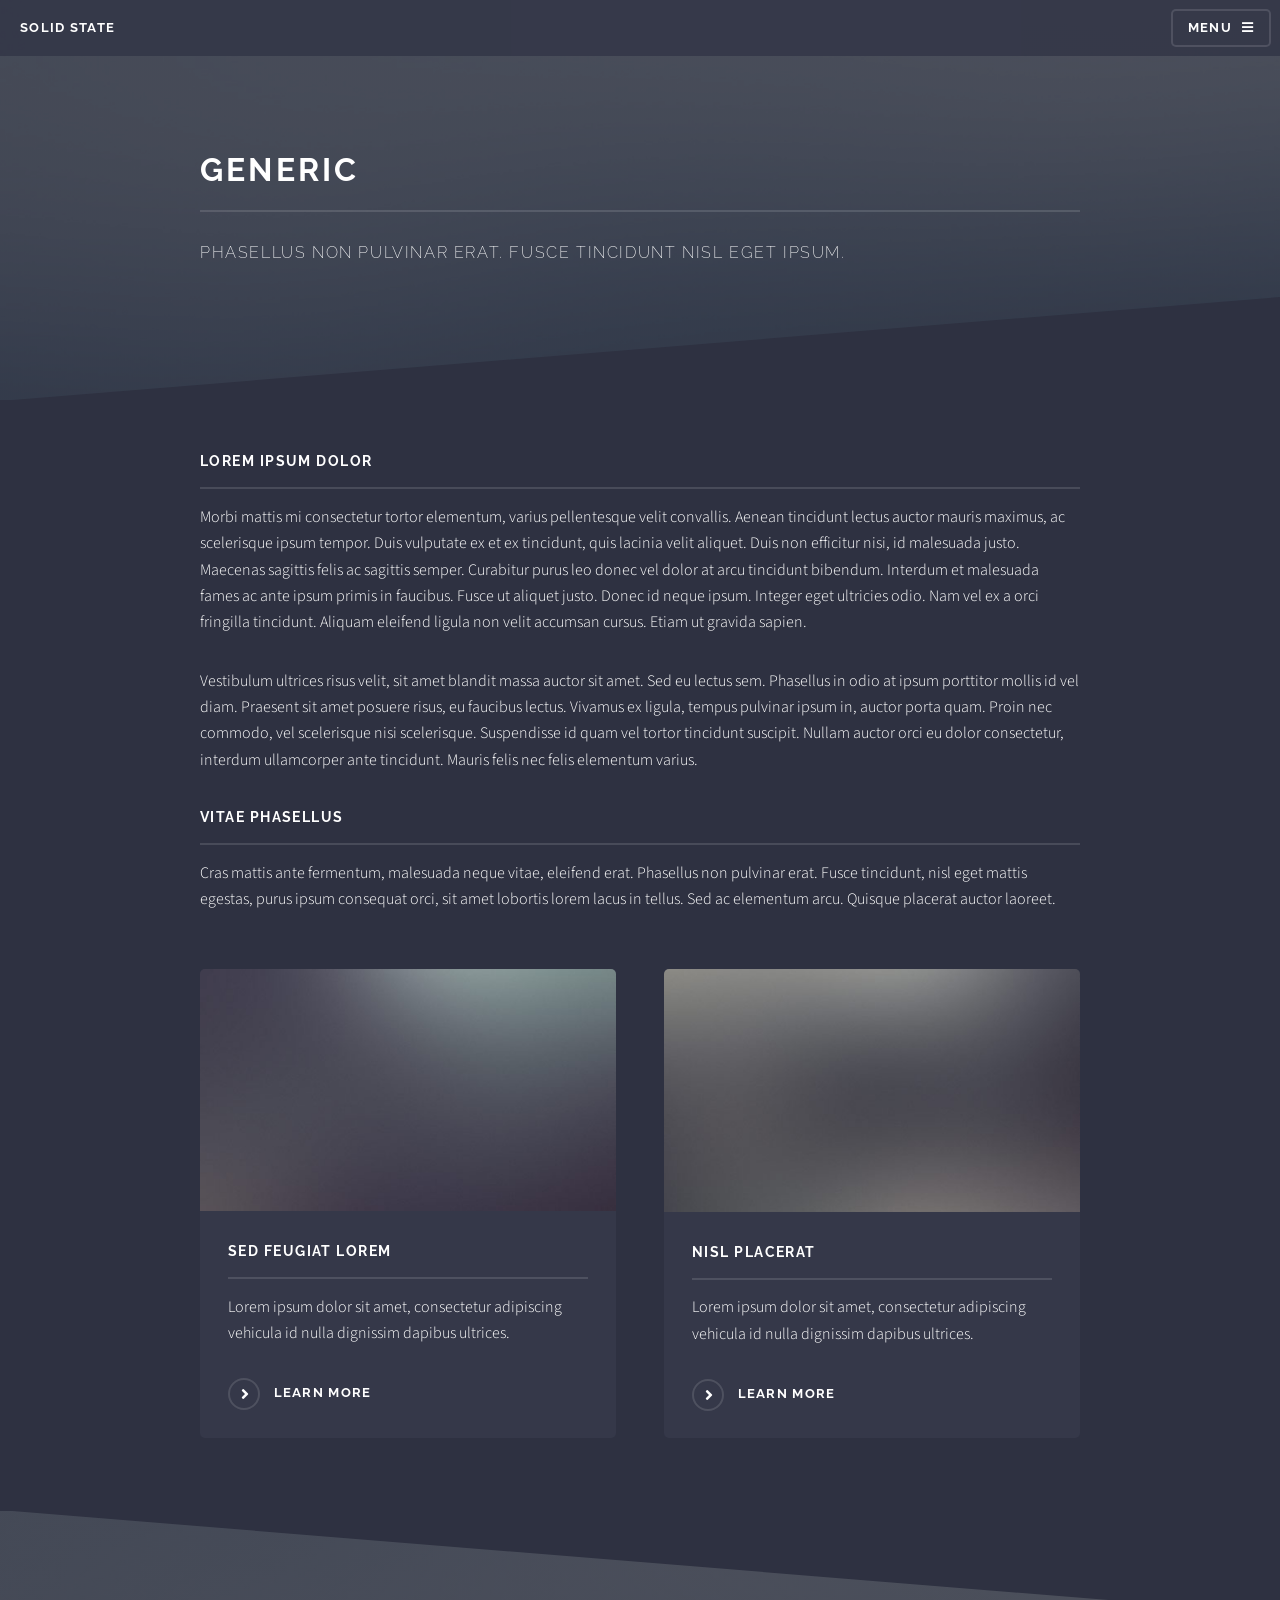
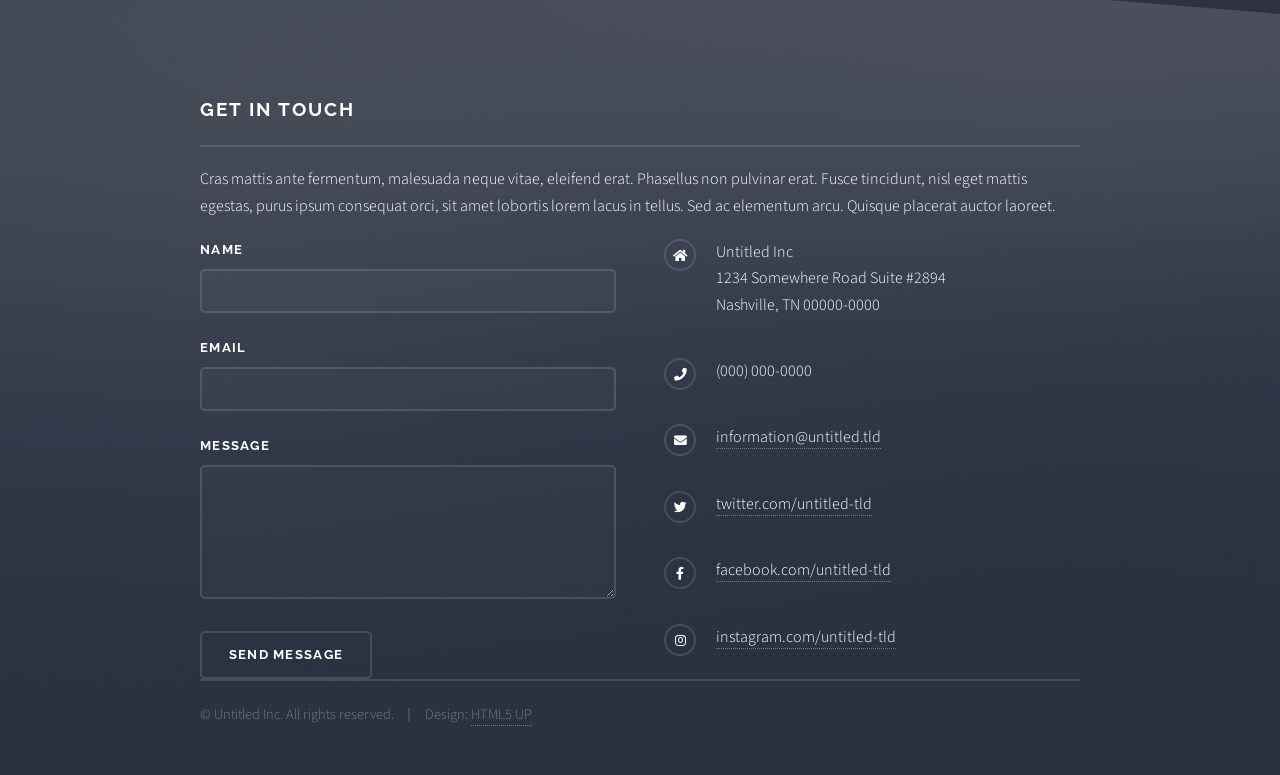
<file: generic.html>
<!DOCTYPE HTML>
<!--
	Solid State by HTML5 UP
	html5up.net | @ajlkn
	Free for personal and commercial use under the CCA 3.0 license (html5up.net/license)
-->
<html>
	<head>
		<title>Generic - Solid State by HTML5 UP</title>
		<meta charset="utf-8" />
		<meta name="viewport" content="width=device-width, initial-scale=1, user-scalable=no" />
		<link rel="stylesheet" href="assets/css/main.css" />
		<noscript><link rel="stylesheet" href="assets/css/noscript.css" /></noscript>
	</head>
	<body class="is-preload">

		<!-- Page Wrapper -->
			<div id="page-wrapper">

				<!-- Header -->
					<header id="header">
						<h1><a href="index.html">Solid State</a></h1>
						<nav>
							<a href="#menu">Menu</a>
						</nav>
					</header>

				<!-- Menu -->
					<nav id="menu">
						<div class="inner">
							<h2>Menu</h2>
							<ul class="links">
								<li><a href="index.html">Home</a></li>
								<li><a href="generic.html">Generic</a></li>
								<li><a href="elements.html">Elements</a></li>
								<li><a href="#">Log In</a></li>
								<li><a href="#">Sign Up</a></li>
							</ul>
							<a href="#" class="close">Close</a>
						</div>
					</nav>

				<!-- Wrapper -->
					<section id="wrapper">
						<header>
							<div class="inner">
								<h2>Generic</h2>
								<p>Phasellus non pulvinar erat. Fusce tincidunt nisl eget ipsum.</p>
							</div>
						</header>

						<!-- Content -->
							<div class="wrapper">
								<div class="inner">

									<h3 class="major">Lorem ipsum dolor</h3>
									<p>Morbi mattis mi consectetur tortor elementum, varius pellentesque velit convallis. Aenean tincidunt lectus auctor mauris maximus, ac scelerisque ipsum tempor. Duis vulputate ex et ex tincidunt, quis lacinia velit aliquet. Duis non efficitur nisi, id malesuada justo. Maecenas sagittis felis ac sagittis semper. Curabitur purus leo donec vel dolor at arcu tincidunt bibendum. Interdum et malesuada fames ac ante ipsum primis in faucibus. Fusce ut aliquet justo. Donec id neque ipsum. Integer eget ultricies odio. Nam vel ex a orci fringilla tincidunt. Aliquam eleifend ligula non velit accumsan cursus. Etiam ut gravida sapien.</p>

									<p>Vestibulum ultrices risus velit, sit amet blandit massa auctor sit amet. Sed eu lectus sem. Phasellus in odio at ipsum porttitor mollis id vel diam. Praesent sit amet posuere risus, eu faucibus lectus. Vivamus ex ligula, tempus pulvinar ipsum in, auctor porta quam. Proin nec commodo, vel scelerisque nisi scelerisque. Suspendisse id quam vel tortor tincidunt suscipit. Nullam auctor orci eu dolor consectetur, interdum ullamcorper ante tincidunt. Mauris felis nec felis elementum varius.</p>

									<h3 class="major">Vitae phasellus</h3>
									<p>Cras mattis ante fermentum, malesuada neque vitae, eleifend erat. Phasellus non pulvinar erat. Fusce tincidunt, nisl eget mattis egestas, purus ipsum consequat orci, sit amet lobortis lorem lacus in tellus. Sed ac elementum arcu. Quisque placerat auctor laoreet.</p>

									<section class="features">
										<article>
											<a href="#" class="image"><img src="images/pic04.jpg" alt="" /></a>
											<h3 class="major">Sed feugiat lorem</h3>
											<p>Lorem ipsum dolor sit amet, consectetur adipiscing vehicula id nulla dignissim dapibus ultrices.</p>
											<a href="#" class="special">Learn more</a>
										</article>
										<article>
											<a href="#" class="image"><img src="images/pic05.jpg" alt="" /></a>
											<h3 class="major">Nisl placerat</h3>
											<p>Lorem ipsum dolor sit amet, consectetur adipiscing vehicula id nulla dignissim dapibus ultrices.</p>
											<a href="#" class="special">Learn more</a>
										</article>
									</section>

								</div>
							</div>

					</section>

				<!-- Footer -->
					<section id="footer">
						<div class="inner">
							<h2 class="major">Get in touch</h2>
							<p>Cras mattis ante fermentum, malesuada neque vitae, eleifend erat. Phasellus non pulvinar erat. Fusce tincidunt, nisl eget mattis egestas, purus ipsum consequat orci, sit amet lobortis lorem lacus in tellus. Sed ac elementum arcu. Quisque placerat auctor laoreet.</p>
							<form method="post" action="#">
								<div class="fields">
									<div class="field">
										<label for="name">Name</label>
										<input type="text" name="name" id="name" />
									</div>
									<div class="field">
										<label for="email">Email</label>
										<input type="email" name="email" id="email" />
									</div>
									<div class="field">
										<label for="message">Message</label>
										<textarea name="message" id="message" rows="4"></textarea>
									</div>
								</div>
								<ul class="actions">
									<li><input type="submit" value="Send Message" /></li>
								</ul>
							</form>
							<ul class="contact">
								<li class="icon solid fa-home">
									Untitled Inc<br />
									1234 Somewhere Road Suite #2894<br />
									Nashville, TN 00000-0000
								</li>
								<li class="icon solid fa-phone">(000) 000-0000</li>
								<li class="icon solid fa-envelope"><a href="#">information@untitled.tld</a></li>
								<li class="icon brands fa-twitter"><a href="#">twitter.com/untitled-tld</a></li>
								<li class="icon brands fa-facebook-f"><a href="#">facebook.com/untitled-tld</a></li>
								<li class="icon brands fa-instagram"><a href="#">instagram.com/untitled-tld</a></li>
							</ul>
							<ul class="copyright">
								<li>&copy; Untitled Inc. All rights reserved.</li><li>Design: <a href="http://html5up.net">HTML5 UP</a></li>
							</ul>
						</div>
					</section>

			</div>

		<!-- Scripts -->
			<script src="assets/js/jquery.min.js"></script>
			<script src="assets/js/jquery.scrollex.min.js"></script>
			<script src="assets/js/browser.min.js"></script>
			<script src="assets/js/breakpoints.min.js"></script>
			<script src="assets/js/util.js"></script>
			<script src="assets/js/main.js"></script>

	</body>
</html>
</file>
<file: assets/css/noscript.css>
/*
	Solid State by HTML5 UP
	html5up.net | @ajlkn
	Free for personal and commercial use under the CCA 3.0 license (html5up.net/license)
*/

/* Banner */

	body.is-preload #banner .logo {
		-moz-transform: none;
		-webkit-transform: none;
		-ms-transform: none;
		transform: none;
		opacity: 1;
	}

	body.is-preload #banner h2 {
		opacity: 1;
		-moz-transform: none;
		-webkit-transform: none;
		-ms-transform: none;
		transform: none;
		-moz-filter: none;
		-webkit-filter: none;
		-ms-filter: none;
		filter: none;
	}

	body.is-preload #banner p {
		opacity: 01;
		-moz-transform: none;
		-webkit-transform: none;
		-ms-transform: none;
		transform: none;
		-moz-filter: none;
		-webkit-filter: none;
		-ms-filter: none;
		filter: none;
	}
</file>
<file: PortWebsite/assets/css/noscript.css>
/*
	Solid State by HTML5 UP
	html5up.net | @ajlkn
	Free for personal and commercial use under the CCA 3.0 license (html5up.net/license)
*/

/* Banner */

	body.is-preload #banner .logo {
		-moz-transform: none;
		-webkit-transform: none;
		-ms-transform: none;
		transform: none;
		opacity: 1;
	}

	body.is-preload #banner h2 {
		opacity: 1;
		-moz-transform: none;
		-webkit-transform: none;
		-ms-transform: none;
		transform: none;
		-moz-filter: none;
		-webkit-filter: none;
		-ms-filter: none;
		filter: none;
	}

	body.is-preload #banner p {
		opacity: 01;
		-moz-transform: none;
		-webkit-transform: none;
		-ms-transform: none;
		transform: none;
		-moz-filter: none;
		-webkit-filter: none;
		-ms-filter: none;
		filter: none;
	}
</file>
<file: assets/css/main.css>
@import url(fontawesome-all.min.css);
@import url("https://fonts.googleapis.com/css?family=Raleway:200,700|Source+Sans+Pro:300,600,300italic,600italic");


html, body, div, span, applet, object,
iframe, h1, h2, h3, h4, h5, h6, p, blockquote,
pre, a, abbr, acronym, address, big, cite,
code, del, dfn, em, img, ins, kbd, q, s, samp,
small, strike, strong, sub, sup, tt, var, b,
u, i, center, dl, dt, dd, ol, ul, li, fieldset,
form, label, legend, table, caption, tbody,
tfoot, thead, tr, th, td, article, aside,
canvas, details, embed, figure, figcaption,
footer, header, hgroup, menu, nav, output, ruby,
section, summary, time, mark, audio, video {
	margin: 0;
	padding: 0;
	border: 0;
	font-size: 100%;
	font: inherit;
	vertical-align: baseline;}

article, aside, details, figcaption, figure,
footer, header, hgroup, menu, nav, section {
	display: block;}

body {
	line-height: 1;
}

ol, ul {
	list-style: none;
}

blockquote, q {
	quotes: none;
}

	blockquote:before, blockquote:after, q:before, q:after {
		content: '';
		content: none;
	}

table {
	border-collapse: collapse;
	border-spacing: 0;
}

body {
	-webkit-text-size-adjust: none;
}

mark {
	background-color: transparent;
	color: inherit;
}

input::-moz-focus-inner {
	border: 0;
	padding: 0;
}

input, select, textarea {
	-moz-appearance: none;
	-webkit-appearance: none;
	-ms-appearance: none;
	appearance: none;
}

/* Basic */

	@-ms-viewport {
		width: device-width;
	}

	body {
		-ms-overflow-style: scrollbar;
	}

	@media screen and (max-width: 480px) {

		html, body {
			min-width: 320px;
		}

	}

	html {
		box-sizing: border-box;
	}

	*, *:before, *:after {
		box-sizing: inherit;
	}

	body {
		background-color: #2e3141;
		background-image: linear-gradient(to top, rgba(46, 49, 65, 0.8), rgba(46, 49, 65, 0.8)), url("../../images/pexels-marek-piwnicki-3907296-14.jpg");
		background-size: auto,
 cover;
		background-attachment: fixed,
 fixed;
		background-position: center,
 center;
	}

		body.is-preload *, body.is-preload *:before, body.is-preload *:after {
			-moz-animation: none !important;
			-webkit-animation: none !important;
			-ms-animation: none !important;
			animation: none !important;
			-moz-transition: none !important;
			-webkit-transition: none !important;
			-ms-transition: none !important;
			transition: none !important;
		}

/* Type */

	body, input, select, textarea {
		color: #ffffff;
		font-family: "Source Sans Pro", Helvetica, sans-serif;
		font-size: 16.5pt;
		font-weight: 300;
		line-height: 1.65;
	}

		@media screen and (max-width: 1680px) {

			body, input, select, textarea {
				font-size: 13pt;
			}

		}

		@media screen and (max-width: 1280px) {

			body, input, select, textarea {
				font-size: 12pt;
			}

		}

		@media screen and (max-width: 980px) {

			body, input, select, textarea {
				font-size: 12pt;
			}

		}

		@media screen and (max-width: 736px) {

			body, input, select, textarea {
				font-size: 12pt;
			}

		}

		@media screen and (max-width: 480px) {

			body, input, select, textarea {
				font-size: 12pt;
			}

		}

	a {
		-moz-transition: color 0.2s ease-in-out, border-bottom-color 0.2s ease-in-out;
		-webkit-transition: color 0.2s ease-in-out, border-bottom-color 0.2s ease-in-out;
		-ms-transition: color 0.2s ease-in-out, border-bottom-color 0.2s ease-in-out;
		transition: color 0.2s ease-in-out, border-bottom-color 0.2s ease-in-out;
		border-bottom: dotted 1px rgba(255, 255, 255, 0.35);
		color: #ffffff;
		text-decoration: none;
	}

		a:hover {
			border-bottom-color: transparent;
			color: #ffffff !important;
		}

		a.special:not(.button) {
			text-decoration: none;
			border-bottom: 0;
			display: block;
			font-family: Raleway, Helvetica, sans-serif;
			font-size: 0.8em;
			font-weight: 700;
			letter-spacing: 0.1em;
			margin: 0 0 2em 0;
			text-transform: uppercase;
		}

			a.special:not(.button):before {
				-moz-osx-font-smoothing: grayscale;
				-webkit-font-smoothing: antialiased;
				display: inline-block;
				font-style: normal;
				font-variant: normal;
				text-rendering: auto;
				line-height: 1;
				text-transform: none !important;
				font-family: 'Font Awesome 5 Free';
				font-weight: 900;
			}

			a.special:not(.button):before {
				-moz-transition: background-color 0.2s ease-in-out;
				-webkit-transition: background-color 0.2s ease-in-out;
				-ms-transition: background-color 0.2s ease-in-out;
				transition: background-color 0.2s ease-in-out;
				border-radius: 100%;
				border: solid 2px rgba(255, 255, 255, 0.125);
				content: '\f105';
				display: inline-block;
				font-size: 1.25em;
				height: 2em;
				line-height: 1.75em;
				margin-right: 0.85em;
				text-align: center;
				text-indent: 0.15em;
				vertical-align: middle;
				width: 2em;
			}

			a.special:not(.button):hover:before {
				background-color: rgba(255, 255, 255, 0.025);
			}

			a.special:not(.button):active:before {
				background-color: rgba(255, 255, 255, 0.075);
			}

	strong, b {
		color: #ffffff;
		font-weight: 600;
	}

	em, i {
		font-style: italic;
	}

	p {
		margin: 0 0 2em 0;
	}

	h1, h2, h3, h4, h5, h6 {
		color: #ffffff;
		font-family: Raleway, Helvetica, sans-serif;
		font-weight: 700;
		letter-spacing: 0.1em;
		margin: 0 0 1em 0;
		text-transform: uppercase;
	}

		h1 a, h2 a, h3 a, h4 a, h5 a, h6 a {
			color: inherit;
			text-decoration: none;
			border-bottom: 0;
		}

		h1 span, h2 span, h3 span, h4 span, h5 span, h6 span {
			font-weight: 200;
		}

		h1.major, h2.major, h3.major, h4.major, h5.major, h6.major {
			padding-bottom: 1em;
			border-bottom: solid 2px rgba(255, 255, 255, 0.125);
		}

	h2 {
		font-size: 1.2em;
	}

	h3 {
		font-size: 0.9em;
	}

	h4 {
		font-size: 0.7em;
	}

	h5 {
		font-size: 0.7em;
	}

	h6 {
		font-size: 0.7em;
	}

	@media screen and (max-width: 736px) {

		h2 {
			font-size: 1em;
		}

		h3 {
			font-size: 0.8em;
		}

	}

	sub {
		font-size: 0.8em;
		position: relative;
		top: 0.5em;
	}

	sup {
		font-size: 0.8em;
		position: relative;
		top: -0.5em;
	}

	blockquote {
		border-left: solid 4px rgba(255, 255, 255, 0.125);
		font-style: italic;
		margin: 0 0 2em 0;
		padding: 0.5em 0 0.5em 2em;
	}

	code {
		background: rgba(255, 255, 255, 0.025);
		border-radius: 5px;
		border: solid 2px rgba(255, 255, 255, 0.125);
		font-family: "Courier New", monospace;
		font-size: 0.9em;
		margin: 0 0.25em;
		padding: 0.25em 0.65em;
	}

	pre {
		-webkit-overflow-scrolling: touch;
		font-family: "Courier New", monospace;
		font-size: 0.9em;
		margin: 0 0 2em 0;
	}

		pre code {
			display: block;
			line-height: 1.75em;
			padding: 1em 1.5em;
			overflow-x: auto;
		}

	hr {
		border: 0;
		border-bottom: solid 2px rgba(255, 255, 255, 0.125);
		margin: 2.5em 0;
	}

		hr.major {
			margin: 4em 0;
		}

	.align-left {
		text-align: left;
	}

	.align-center {
		text-align: center;
	}

	.align-right {
		text-align: right;
	}

/* Row */

	.row {
		display: flex;
		flex-wrap: wrap;
		box-sizing: border-box;
		align-items: stretch;
	}

		.row > * {
			box-sizing: border-box;
		}

		.row.gtr-uniform > * > :last-child {
			margin-bottom: 0;
		}

		.row.aln-left {
			justify-content: flex-start;
		}

		.row.aln-center {
			justify-content: center;
		}

		.row.aln-right {
			justify-content: flex-end;
		}

		.row.aln-top {
			align-items: flex-start;
		}

		.row.aln-middle {
			align-items: center;
		}

		.row.aln-bottom {
			align-items: flex-end;
		}

		.row > .imp {
			order: -1;
		}

		.row > .col-1 {
			width: 8.33333%;
		}

		.row > .off-1 {
			margin-left: 8.33333%;
		}

		.row > .col-2 {
			width: 16.66667%;
		}

		.row > .off-2 {
			margin-left: 16.66667%;
		}

		.row > .col-3 {
			width: 25%;
		}

		.row > .off-3 {
			margin-left: 25%;
		}

		.row > .col-4 {
			width: 33.33333%;
		}

		.row > .off-4 {
			margin-left: 33.33333%;
		}

		.row > .col-5 {
			width: 41.66667%;
		}

		.row > .off-5 {
			margin-left: 41.66667%;
		}

		.row > .col-6 {
			width: 50%;
		}

		.row > .off-6 {
			margin-left: 50%;
		}

		.row > .col-7 {
			width: 58.33333%;
		}

		.row > .off-7 {
			margin-left: 58.33333%;
		}

		.row > .col-8 {
			width: 66.66667%;
		}

		.row > .off-8 {
			margin-left: 66.66667%;
		}

		.row > .col-9 {
			width: 75%;
		}

		.row > .off-9 {
			margin-left: 75%;
		}

		.row > .col-10 {
			width: 83.33333%;
		}

		.row > .off-10 {
			margin-left: 83.33333%;
		}

		.row > .col-11 {
			width: 91.66667%;
		}

		.row > .off-11 {
			margin-left: 91.66667%;
		}

		.row > .col-12 {
			width: 100%;
		}

		.row > .off-12 {
			margin-left: 100%;
		}

		.row.gtr-0 {
			margin-top: 0;
			margin-left: 0em;
		}

			.row.gtr-0 > * {
				padding: 0 0 0 0em;
			}

			.row.gtr-0.gtr-uniform {
				margin-top: 0em;
			}

				.row.gtr-0.gtr-uniform > * {
					padding-top: 0em;
				}

		.row.gtr-25 {
			margin-top: 0;
			margin-left: -0.4375em;
		}

			.row.gtr-25 > * {
				padding: 0 0 0 0.4375em;
			}

			.row.gtr-25.gtr-uniform {
				margin-top: -0.4375em;
			}

				.row.gtr-25.gtr-uniform > * {
					padding-top: 0.4375em;
				}

		.row.gtr-50 {
			margin-top: 0;
			margin-left: -0.875em;
		}

			.row.gtr-50 > * {
				padding: 0 0 0 0.875em;
			}

			.row.gtr-50.gtr-uniform {
				margin-top: -0.875em;
			}

				.row.gtr-50.gtr-uniform > * {
					padding-top: 0.875em;
				}

		.row {
			margin-top: 0;
			margin-left: -1.75em;
		}

			.row > * {
				padding: 0 0 0 1.75em;
			}

			.row.gtr-uniform {
				margin-top: -1.75em;
			}

				.row.gtr-uniform > * {
					padding-top: 1.75em;
				}

		.row.gtr-150 {
			margin-top: 0;
			margin-left: -2.625em;
		}

			.row.gtr-150 > * {
				padding: 0 0 0 2.625em;
			}

			.row.gtr-150.gtr-uniform {
				margin-top: -2.625em;
			}

				.row.gtr-150.gtr-uniform > * {
					padding-top: 2.625em;
				}

		.row.gtr-200 {
			margin-top: 0;
			margin-left: -3.5em;
		}

			.row.gtr-200 > * {
				padding: 0 0 0 3.5em;
			}

			.row.gtr-200.gtr-uniform {
				margin-top: -3.5em;
			}

				.row.gtr-200.gtr-uniform > * {
					padding-top: 3.5em;
				}

		@media screen and (max-width: 1680px) {

			.row {
				display: flex;
				flex-wrap: wrap;
				box-sizing: border-box;
				align-items: stretch;
			}

				.row > * {
					box-sizing: border-box;
				}

				.row.gtr-uniform > * > :last-child {
					margin-bottom: 0;
				}

				.row.aln-left {
					justify-content: flex-start;
				}

				.row.aln-center {
					justify-content: center;
				}

				.row.aln-right {
					justify-content: flex-end;
				}

				.row.aln-top {
					align-items: flex-start;
				}

				.row.aln-middle {
					align-items: center;
				}

				.row.aln-bottom {
					align-items: flex-end;
				}

				.row > .imp-xlarge {
					order: -1;
				}

				.row > .col-1-xlarge {
					width: 8.33333%;
				}

				.row > .off-1-xlarge {
					margin-left: 8.33333%;
				}

				.row > .col-2-xlarge {
					width: 16.66667%;
				}

				.row > .off-2-xlarge {
					margin-left: 16.66667%;
				}

				.row > .col-3-xlarge {
					width: 25%;
				}

				.row > .off-3-xlarge {
					margin-left: 25%;
				}

				.row > .col-4-xlarge {
					width: 33.33333%;
				}

				.row > .off-4-xlarge {
					margin-left: 33.33333%;
				}

				.row > .col-5-xlarge {
					width: 41.66667%;
				}

				.row > .off-5-xlarge {
					margin-left: 41.66667%;
				}

				.row > .col-6-xlarge {
					width: 50%;
				}

				.row > .off-6-xlarge {
					margin-left: 50%;
				}

				.row > .col-7-xlarge {
					width: 58.33333%;
				}

				.row > .off-7-xlarge {
					margin-left: 58.33333%;
				}

				.row > .col-8-xlarge {
					width: 66.66667%;
				}

				.row > .off-8-xlarge {
					margin-left: 66.66667%;
				}

				.row > .col-9-xlarge {
					width: 75%;
				}

				.row > .off-9-xlarge {
					margin-left: 75%;
				}

				.row > .col-10-xlarge {
					width: 83.33333%;
				}

				.row > .off-10-xlarge {
					margin-left: 83.33333%;
				}

				.row > .col-11-xlarge {
					width: 91.66667%;
				}

				.row > .off-11-xlarge {
					margin-left: 91.66667%;
				}

				.row > .col-12-xlarge {
					width: 100%;
				}

				.row > .off-12-xlarge {
					margin-left: 100%;
				}

				.row.gtr-0 {
					margin-top: 0;
					margin-left: 0em;
				}

					.row.gtr-0 > * {
						padding: 0 0 0 0em;
					}

					.row.gtr-0.gtr-uniform {
						margin-top: 0em;
					}

						.row.gtr-0.gtr-uniform > * {
							padding-top: 0em;
						}

				.row.gtr-25 {
					margin-top: 0;
					margin-left: -0.4375em;
				}

					.row.gtr-25 > * {
						padding: 0 0 0 0.4375em;
					}

					.row.gtr-25.gtr-uniform {
						margin-top: -0.4375em;
					}

						.row.gtr-25.gtr-uniform > * {
							padding-top: 0.4375em;
						}

				.row.gtr-50 {
					margin-top: 0;
					margin-left: -0.875em;
				}

					.row.gtr-50 > * {
						padding: 0 0 0 0.875em;
					}

					.row.gtr-50.gtr-uniform {
						margin-top: -0.875em;
					}

						.row.gtr-50.gtr-uniform > * {
							padding-top: 0.875em;
						}

				.row {
					margin-top: 0;
					margin-left: -1.75em;
				}

					.row > * {
						padding: 0 0 0 1.75em;
					}

					.row.gtr-uniform {
						margin-top: -1.75em;
					}

						.row.gtr-uniform > * {
							padding-top: 1.75em;
						}

				.row.gtr-150 {
					margin-top: 0;
					margin-left: -2.625em;
				}

					.row.gtr-150 > * {
						padding: 0 0 0 2.625em;
					}

					.row.gtr-150.gtr-uniform {
						margin-top: -2.625em;
					}

						.row.gtr-150.gtr-uniform > * {
							padding-top: 2.625em;
						}

				.row.gtr-200 {
					margin-top: 0;
					margin-left: -3.5em;
				}

					.row.gtr-200 > * {
						padding: 0 0 0 3.5em;
					}

					.row.gtr-200.gtr-uniform {
						margin-top: -3.5em;
					}

						.row.gtr-200.gtr-uniform > * {
							padding-top: 3.5em;
						}

		}

		@media screen and (max-width: 1280px) {

			.row {
				display: flex;
				flex-wrap: wrap;
				box-sizing: border-box;
				align-items: stretch;
			}

				.row > * {
					box-sizing: border-box;
				}

				.row.gtr-uniform > * > :last-child {
					margin-bottom: 0;
				}

				.row.aln-left {
					justify-content: flex-start;
				}

				.row.aln-center {
					justify-content: center;
				}

				.row.aln-right {
					justify-content: flex-end;
				}

				.row.aln-top {
					align-items: flex-start;
				}

				.row.aln-middle {
					align-items: center;
				}

				.row.aln-bottom {
					align-items: flex-end;
				}

				.row > .imp-large {
					order: -1;
				}

				.row > .col-1-large {
					width: 8.33333%;
				}

				.row > .off-1-large {
					margin-left: 8.33333%;
				}

				.row > .col-2-large {
					width: 16.66667%;
				}

				.row > .off-2-large {
					margin-left: 16.66667%;
				}

				.row > .col-3-large {
					width: 25%;
				}

				.row > .off-3-large {
					margin-left: 25%;
				}

				.row > .col-4-large {
					width: 33.33333%;
				}

				.row > .off-4-large {
					margin-left: 33.33333%;
				}

				.row > .col-5-large {
					width: 41.66667%;
				}

				.row > .off-5-large {
					margin-left: 41.66667%;
				}

				.row > .col-6-large {
					width: 50%;
				}

				.row > .off-6-large {
					margin-left: 50%;
				}

				.row > .col-7-large {
					width: 58.33333%;
				}

				.row > .off-7-large {
					margin-left: 58.33333%;
				}

				.row > .col-8-large {
					width: 66.66667%;
				}

				.row > .off-8-large {
					margin-left: 66.66667%;
				}

				.row > .col-9-large {
					width: 75%;
				}

				.row > .off-9-large {
					margin-left: 75%;
				}

				.row > .col-10-large {
					width: 83.33333%;
				}

				.row > .off-10-large {
					margin-left: 83.33333%;
				}

				.row > .col-11-large {
					width: 91.66667%;
				}

				.row > .off-11-large {
					margin-left: 91.66667%;
				}

				.row > .col-12-large {
					width: 100%;
				}

				.row > .off-12-large {
					margin-left: 100%;
				}

				.row.gtr-0 {
					margin-top: 0;
					margin-left: 0em;
				}

					.row.gtr-0 > * {
						padding: 0 0 0 0em;
					}

					.row.gtr-0.gtr-uniform {
						margin-top: 0em;
					}

						.row.gtr-0.gtr-uniform > * {
							padding-top: 0em;
						}

				.row.gtr-25 {
					margin-top: 0;
					margin-left: -0.4375em;
				}

					.row.gtr-25 > * {
						padding: 0 0 0 0.4375em;
					}

					.row.gtr-25.gtr-uniform {
						margin-top: -0.4375em;
					}

						.row.gtr-25.gtr-uniform > * {
							padding-top: 0.4375em;
						}

				.row.gtr-50 {
					margin-top: 0;
					margin-left: -0.875em;
				}

					.row.gtr-50 > * {
						padding: 0 0 0 0.875em;
					}

					.row.gtr-50.gtr-uniform {
						margin-top: -0.875em;
					}

						.row.gtr-50.gtr-uniform > * {
							padding-top: 0.875em;
						}

				.row {
					margin-top: 0;
					margin-left: -1.75em;
				}

					.row > * {
						padding: 0 0 0 1.75em;
					}

					.row.gtr-uniform {
						margin-top: -1.75em;
					}

						.row.gtr-uniform > * {
							padding-top: 1.75em;
						}

				.row.gtr-150 {
					margin-top: 0;
					margin-left: -2.625em;
				}

					.row.gtr-150 > * {
						padding: 0 0 0 2.625em;
					}

					.row.gtr-150.gtr-uniform {
						margin-top: -2.625em;
					}

						.row.gtr-150.gtr-uniform > * {
							padding-top: 2.625em;
						}

				.row.gtr-200 {
					margin-top: 0;
					margin-left: -3.5em;
				}

					.row.gtr-200 > * {
						padding: 0 0 0 3.5em;
					}

					.row.gtr-200.gtr-uniform {
						margin-top: -3.5em;
					}

						.row.gtr-200.gtr-uniform > * {
							padding-top: 3.5em;
						}

		}

		@media screen and (max-width: 980px) {

			.row {
				display: flex;
				flex-wrap: wrap;
				box-sizing: border-box;
				align-items: stretch;
			}

				.row > * {
					box-sizing: border-box;
				}

				.row.gtr-uniform > * > :last-child {
					margin-bottom: 0;
				}

				.row.aln-left {
					justify-content: flex-start;
				}

				.row.aln-center {
					justify-content: center;
				}

				.row.aln-right {
					justify-content: flex-end;
				}

				.row.aln-top {
					align-items: flex-start;
				}

				.row.aln-middle {
					align-items: center;
				}

				.row.aln-bottom {
					align-items: flex-end;
				}

				.row > .imp-medium {
					order: -1;
				}

				.row > .col-1-medium {
					width: 8.33333%;
				}

				.row > .off-1-medium {
					margin-left: 8.33333%;
				}

				.row > .col-2-medium {
					width: 16.66667%;
				}

				.row > .off-2-medium {
					margin-left: 16.66667%;
				}

				.row > .col-3-medium {
					width: 25%;
				}

				.row > .off-3-medium {
					margin-left: 25%;
				}

				.row > .col-4-medium {
					width: 33.33333%;
				}

				.row > .off-4-medium {
					margin-left: 33.33333%;
				}

				.row > .col-5-medium {
					width: 41.66667%;
				}

				.row > .off-5-medium {
					margin-left: 41.66667%;
				}

				.row > .col-6-medium {
					width: 50%;
				}

				.row > .off-6-medium {
					margin-left: 50%;
				}

				.row > .col-7-medium {
					width: 58.33333%;
				}

				.row > .off-7-medium {
					margin-left: 58.33333%;
				}

				.row > .col-8-medium {
					width: 66.66667%;
				}

				.row > .off-8-medium {
					margin-left: 66.66667%;
				}

				.row > .col-9-medium {
					width: 75%;
				}

				.row > .off-9-medium {
					margin-left: 75%;
				}

				.row > .col-10-medium {
					width: 83.33333%;
				}

				.row > .off-10-medium {
					margin-left: 83.33333%;
				}

				.row > .col-11-medium {
					width: 91.66667%;
				}

				.row > .off-11-medium {
					margin-left: 91.66667%;
				}

				.row > .col-12-medium {
					width: 100%;
				}

				.row > .off-12-medium {
					margin-left: 100%;
				}

				.row.gtr-0 {
					margin-top: 0;
					margin-left: 0em;
				}

					.row.gtr-0 > * {
						padding: 0 0 0 0em;
					}

					.row.gtr-0.gtr-uniform {
						margin-top: 0em;
					}

						.row.gtr-0.gtr-uniform > * {
							padding-top: 0em;
						}

				.row.gtr-25 {
					margin-top: 0;
					margin-left: -0.4375em;
				}

					.row.gtr-25 > * {
						padding: 0 0 0 0.4375em;
					}

					.row.gtr-25.gtr-uniform {
						margin-top: -0.4375em;
					}

						.row.gtr-25.gtr-uniform > * {
							padding-top: 0.4375em;
						}

				.row.gtr-50 {
					margin-top: 0;
					margin-left: -0.875em;
				}

					.row.gtr-50 > * {
						padding: 0 0 0 0.875em;
					}

					.row.gtr-50.gtr-uniform {
						margin-top: -0.875em;
					}

						.row.gtr-50.gtr-uniform > * {
							padding-top: 0.875em;
						}

				.row {
					margin-top: 0;
					margin-left: -1.75em;
				}

					.row > * {
						padding: 0 0 0 1.75em;
					}

					.row.gtr-uniform {
						margin-top: -1.75em;
					}

						.row.gtr-uniform > * {
							padding-top: 1.75em;
						}

				.row.gtr-150 {
					margin-top: 0;
					margin-left: -2.625em;
				}

					.row.gtr-150 > * {
						padding: 0 0 0 2.625em;
					}

					.row.gtr-150.gtr-uniform {
						margin-top: -2.625em;
					}

						.row.gtr-150.gtr-uniform > * {
							padding-top: 2.625em;
						}

				.row.gtr-200 {
					margin-top: 0;
					margin-left: -3.5em;
				}

					.row.gtr-200 > * {
						padding: 0 0 0 3.5em;
					}

					.row.gtr-200.gtr-uniform {
						margin-top: -3.5em;
					}

						.row.gtr-200.gtr-uniform > * {
							padding-top: 3.5em;
						}

		}

		@media screen and (max-width: 736px) {

			.row {
				display: flex;
				flex-wrap: wrap;
				box-sizing: border-box;
				align-items: stretch;
			}

				.row > * {
					box-sizing: border-box;
				}

				.row.gtr-uniform > * > :last-child {
					margin-bottom: 0;
				}

				.row.aln-left {
					justify-content: flex-start;
				}

				.row.aln-center {
					justify-content: center;
				}

				.row.aln-right {
					justify-content: flex-end;
				}

				.row.aln-top {
					align-items: flex-start;
				}

				.row.aln-middle {
					align-items: center;
				}

				.row.aln-bottom {
					align-items: flex-end;
				}

				.row > .imp-small {
					order: -1;
				}

				.row > .col-1-small {
					width: 8.33333%;
				}

				.row > .off-1-small {
					margin-left: 8.33333%;
				}

				.row > .col-2-small {
					width: 16.66667%;
				}

				.row > .off-2-small {
					margin-left: 16.66667%;
				}

				.row > .col-3-small {
					width: 25%;
				}

				.row > .off-3-small {
					margin-left: 25%;
				}

				.row > .col-4-small {
					width: 33.33333%;
				}

				.row > .off-4-small {
					margin-left: 33.33333%;
				}

				.row > .col-5-small {
					width: 41.66667%;
				}

				.row > .off-5-small {
					margin-left: 41.66667%;
				}

				.row > .col-6-small {
					width: 50%;
				}

				.row > .off-6-small {
					margin-left: 50%;
				}

				.row > .col-7-small {
					width: 58.33333%;
				}

				.row > .off-7-small {
					margin-left: 58.33333%;
				}

				.row > .col-8-small {
					width: 66.66667%;
				}

				.row > .off-8-small {
					margin-left: 66.66667%;
				}

				.row > .col-9-small {
					width: 75%;
				}

				.row > .off-9-small {
					margin-left: 75%;
				}

				.row > .col-10-small {
					width: 83.33333%;
				}

				.row > .off-10-small {
					margin-left: 83.33333%;
				}

				.row > .col-11-small {
					width: 91.66667%;
				}

				.row > .off-11-small {
					margin-left: 91.66667%;
				}

				.row > .col-12-small {
					width: 100%;
				}

				.row > .off-12-small {
					margin-left: 100%;
				}

				.row.gtr-0 {
					margin-top: 0;
					margin-left: 0em;
				}

					.row.gtr-0 > * {
						padding: 0 0 0 0em;
					}

					.row.gtr-0.gtr-uniform {
						margin-top: 0em;
					}

						.row.gtr-0.gtr-uniform > * {
							padding-top: 0em;
						}

				.row.gtr-25 {
					margin-top: 0;
					margin-left: -0.3125em;
				}

					.row.gtr-25 > * {
						padding: 0 0 0 0.3125em;
					}

					.row.gtr-25.gtr-uniform {
						margin-top: -0.3125em;
					}

						.row.gtr-25.gtr-uniform > * {
							padding-top: 0.3125em;
						}

				.row.gtr-50 {
					margin-top: 0;
					margin-left: -0.625em;
				}

					.row.gtr-50 > * {
						padding: 0 0 0 0.625em;
					}

					.row.gtr-50.gtr-uniform {
						margin-top: -0.625em;
					}

						.row.gtr-50.gtr-uniform > * {
							padding-top: 0.625em;
						}

				.row {
					margin-top: 0;
					margin-left: -1.25em;
				}

					.row > * {
						padding: 0 0 0 1.25em;
					}

					.row.gtr-uniform {
						margin-top: -1.25em;
					}

						.row.gtr-uniform > * {
							padding-top: 1.25em;
						}

				.row.gtr-150 {
					margin-top: 0;
					margin-left: -1.875em;
				}

					.row.gtr-150 > * {
						padding: 0 0 0 1.875em;
					}

					.row.gtr-150.gtr-uniform {
						margin-top: -1.875em;
					}

						.row.gtr-150.gtr-uniform > * {
							padding-top: 1.875em;
						}

				.row.gtr-200 {
					margin-top: 0;
					margin-left: -2.5em;
				}

					.row.gtr-200 > * {
						padding: 0 0 0 2.5em;
					}

					.row.gtr-200.gtr-uniform {
						margin-top: -2.5em;
					}

						.row.gtr-200.gtr-uniform > * {
							padding-top: 2.5em;
						}

		}

		@media screen and (max-width: 480px) {

			.row {
				display: flex;
				flex-wrap: wrap;
				box-sizing: border-box;
				align-items: stretch;
			}

				.row > * {
					box-sizing: border-box;
				}

				.row.gtr-uniform > * > :last-child {
					margin-bottom: 0;
				}

				.row.aln-left {
					justify-content: flex-start;
				}

				.row.aln-center {
					justify-content: center;
				}

				.row.aln-right {
					justify-content: flex-end;
				}

				.row.aln-top {
					align-items: flex-start;
				}

				.row.aln-middle {
					align-items: center;
				}

				.row.aln-bottom {
					align-items: flex-end;
				}

				.row > .imp-xsmall {
					order: -1;
				}

				.row > .col-1-xsmall {
					width: 8.33333%;
				}

				.row > .off-1-xsmall {
					margin-left: 8.33333%;
				}

				.row > .col-2-xsmall {
					width: 16.66667%;
				}

				.row > .off-2-xsmall {
					margin-left: 16.66667%;
				}

				.row > .col-3-xsmall {
					width: 25%;
				}

				.row > .off-3-xsmall {
					margin-left: 25%;
				}

				.row > .col-4-xsmall {
					width: 33.33333%;
				}

				.row > .off-4-xsmall {
					margin-left: 33.33333%;
				}

				.row > .col-5-xsmall {
					width: 41.66667%;
				}

				.row > .off-5-xsmall {
					margin-left: 41.66667%;
				}

				.row > .col-6-xsmall {
					width: 50%;
				}

				.row > .off-6-xsmall {
					margin-left: 50%;
				}

				.row > .col-7-xsmall {
					width: 58.33333%;
				}

				.row > .off-7-xsmall {
					margin-left: 58.33333%;
				}

				.row > .col-8-xsmall {
					width: 66.66667%;
				}

				.row > .off-8-xsmall {
					margin-left: 66.66667%;
				}

				.row > .col-9-xsmall {
					width: 75%;
				}

				.row > .off-9-xsmall {
					margin-left: 75%;
				}

				.row > .col-10-xsmall {
					width: 83.33333%;
				}

				.row > .off-10-xsmall {
					margin-left: 83.33333%;
				}

				.row > .col-11-xsmall {
					width: 91.66667%;
				}

				.row > .off-11-xsmall {
					margin-left: 91.66667%;
				}

				.row > .col-12-xsmall {
					width: 100%;
				}

				.row > .off-12-xsmall {
					margin-left: 100%;
				}

				.row.gtr-0 {
					margin-top: 0;
					margin-left: 0em;
				}

					.row.gtr-0 > * {
						padding: 0 0 0 0em;
					}

					.row.gtr-0.gtr-uniform {
						margin-top: 0em;
					}

						.row.gtr-0.gtr-uniform > * {
							padding-top: 0em;
						}

				.row.gtr-25 {
					margin-top: 0;
					margin-left: -0.3125em;
				}

					.row.gtr-25 > * {
						padding: 0 0 0 0.3125em;
					}

					.row.gtr-25.gtr-uniform {
						margin-top: -0.3125em;
					}

						.row.gtr-25.gtr-uniform > * {
							padding-top: 0.3125em;
						}

				.row.gtr-50 {
					margin-top: 0;
					margin-left: -0.625em;
				}

					.row.gtr-50 > * {
						padding: 0 0 0 0.625em;
					}

					.row.gtr-50.gtr-uniform {
						margin-top: -0.625em;
					}

						.row.gtr-50.gtr-uniform > * {
							padding-top: 0.625em;
						}

				.row {
					margin-top: 0;
					margin-left: -1.25em;
				}

					.row > * {
						padding: 0 0 0 1.25em;
					}

					.row.gtr-uniform {
						margin-top: -1.25em;
					}

						.row.gtr-uniform > * {
							padding-top: 1.25em;
						}

				.row.gtr-150 {
					margin-top: 0;
					margin-left: -1.875em;
				}

					.row.gtr-150 > * {
						padding: 0 0 0 1.875em;
					}

					.row.gtr-150.gtr-uniform {
						margin-top: -1.875em;
					}

						.row.gtr-150.gtr-uniform > * {
							padding-top: 1.875em;
						}

				.row.gtr-200 {
					margin-top: 0;
					margin-left: -2.5em;
				}

					.row.gtr-200 > * {
						padding: 0 0 0 2.5em;
					}

					.row.gtr-200.gtr-uniform {
						margin-top: -2.5em;
					}

						.row.gtr-200.gtr-uniform > * {
							padding-top: 2.5em;
						}

		}

		@media screen and (max-width: 360px) {

			.row {
				display: flex;
				flex-wrap: wrap;
				box-sizing: border-box;
				align-items: stretch;
			}

				.row > * {
					box-sizing: border-box;
				}

				.row.gtr-uniform > * > :last-child {
					margin-bottom: 0;
				}

				.row.aln-left {
					justify-content: flex-start;
				}

				.row.aln-center {
					justify-content: center;
				}

				.row.aln-right {
					justify-content: flex-end;
				}

				.row.aln-top {
					align-items: flex-start;
				}

				.row.aln-middle {
					align-items: center;
				}

				.row.aln-bottom {
					align-items: flex-end;
				}

				.row > .imp-xxsmall {
					order: -1;
				}

				.row > .col-1-xxsmall {
					width: 8.33333%;
				}

				.row > .off-1-xxsmall {
					margin-left: 8.33333%;
				}

				.row > .col-2-xxsmall {
					width: 16.66667%;
				}

				.row > .off-2-xxsmall {
					margin-left: 16.66667%;
				}

				.row > .col-3-xxsmall {
					width: 25%;
				}

				.row > .off-3-xxsmall {
					margin-left: 25%;
				}

				.row > .col-4-xxsmall {
					width: 33.33333%;
				}

				.row > .off-4-xxsmall {
					margin-left: 33.33333%;
				}

				.row > .col-5-xxsmall {
					width: 41.66667%;
				}

				.row > .off-5-xxsmall {
					margin-left: 41.66667%;
				}

				.row > .col-6-xxsmall {
					width: 50%;
				}

				.row > .off-6-xxsmall {
					margin-left: 50%;
				}

				.row > .col-7-xxsmall {
					width: 58.33333%;
				}

				.row > .off-7-xxsmall {
					margin-left: 58.33333%;
				}

				.row > .col-8-xxsmall {
					width: 66.66667%;
				}

				.row > .off-8-xxsmall {
					margin-left: 66.66667%;
				}

				.row > .col-9-xxsmall {
					width: 75%;
				}

				.row > .off-9-xxsmall {
					margin-left: 75%;
				}

				.row > .col-10-xxsmall {
					width: 83.33333%;
				}

				.row > .off-10-xxsmall {
					margin-left: 83.33333%;
				}

				.row > .col-11-xxsmall {
					width: 91.66667%;
				}

				.row > .off-11-xxsmall {
					margin-left: 91.66667%;
				}

				.row > .col-12-xxsmall {
					width: 100%;
				}

				.row > .off-12-xxsmall {
					margin-left: 100%;
				}

				.row.gtr-0 {
					margin-top: 0;
					margin-left: 0em;
				}

					.row.gtr-0 > * {
						padding: 0 0 0 0em;
					}

					.row.gtr-0.gtr-uniform {
						margin-top: 0em;
					}

						.row.gtr-0.gtr-uniform > * {
							padding-top: 0em;
						}

				.row.gtr-25 {
					margin-top: 0;
					margin-left: -0.3125em;
				}

					.row.gtr-25 > * {
						padding: 0 0 0 0.3125em;
					}

					.row.gtr-25.gtr-uniform {
						margin-top: -0.3125em;
					}

						.row.gtr-25.gtr-uniform > * {
							padding-top: 0.3125em;
						}

				.row.gtr-50 {
					margin-top: 0;
					margin-left: -0.625em;
				}

					.row.gtr-50 > * {
						padding: 0 0 0 0.625em;
					}

					.row.gtr-50.gtr-uniform {
						margin-top: -0.625em;
					}

						.row.gtr-50.gtr-uniform > * {
							padding-top: 0.625em;
						}

				.row {
					margin-top: 0;
					margin-left: -1.25em;
				}

					.row > * {
						padding: 0 0 0 1.25em;
					}

					.row.gtr-uniform {
						margin-top: -1.25em;
					}

						.row.gtr-uniform > * {
							padding-top: 1.25em;
						}

				.row.gtr-150 {
					margin-top: 0;
					margin-left: -1.875em;
				}

					.row.gtr-150 > * {
						padding: 0 0 0 1.875em;
					}

					.row.gtr-150.gtr-uniform {
						margin-top: -1.875em;
					}

						.row.gtr-150.gtr-uniform > * {
							padding-top: 1.875em;
						}

				.row.gtr-200 {
					margin-top: 0;
					margin-left: -2.5em;
				}

					.row.gtr-200 > * {
						padding: 0 0 0 2.5em;
					}

					.row.gtr-200.gtr-uniform {
						margin-top: -2.5em;
					}

						.row.gtr-200.gtr-uniform > * {
							padding-top: 2.5em;
						}

		}

/* Section/Article */

	section.special, article.special {
		text-align: center;
	}

/* Form */

	form {
		margin: 0 0 2em 0;
	}

		form > :last-child {
			margin-bottom: 0;
		}

		form > .fields {
			display: -moz-flex;
			display: -webkit-flex;
			display: -ms-flex;
			display: flex;
			-moz-flex-wrap: wrap;
			-webkit-flex-wrap: wrap;
			-ms-flex-wrap: wrap;
			flex-wrap: wrap;
			width: calc(100% + 3em);
			margin: -1.5em 0 2em -1.5em;
		}

			form > .fields > .field {
				-moz-flex-grow: 0;
				-webkit-flex-grow: 0;
				-ms-flex-grow: 0;
				flex-grow: 0;
				-moz-flex-shrink: 0;
				-webkit-flex-shrink: 0;
				-ms-flex-shrink: 0;
				flex-shrink: 0;
				padding: 1.5em 0 0 1.5em;
				width: calc(100% - 1.5em);
			}

				form > .fields > .field.half {
					width: calc(50% - 0.75em);
				}

				form > .fields > .field.third {
					width: calc(100%/3 - 0.5em);
				}

				form > .fields > .field.quarter {
					width: calc(25% - 0.375em);
				}

		@media screen and (max-width: 480px) {

			form > .fields {
				width: calc(100% + 3em);
				margin: -1.5em 0 2em -1.5em;
			}

				form > .fields > .field {
					padding: 1.5em 0 0 1.5em;
					width: calc(100% - 1.5em);
				}

					form > .fields > .field.half {
						width: calc(100% - 1.5em);
					}

					form > .fields > .field.third {
						width: calc(100% - 1.5em);
					}

					form > .fields > .field.quarter {
						width: calc(100% - 1.5em);
					}

		}

	label {
		color: #ffffff;
		display: block;
		font-family: Raleway, Helvetica, sans-serif;
		font-size: 0.8em;
		font-weight: 700;
		letter-spacing: 0.1em;
		margin: 0 0 0.7em 0;
		text-transform: uppercase;
	}

	input[type="text"],
	input[type="password"],
	input[type="email"],
	input[type="tel"],
	select,
	textarea {
		-moz-appearance: none;
		-webkit-appearance: none;
		-ms-appearance: none;
		appearance: none;
		background: rgba(255, 255, 255, 0.025);
		border-radius: 5px;
		border: none;
		border: solid 2px rgba(255, 255, 255, 0.125);
		color: inherit;
		display: block;
		outline: 0;
		padding: 0 1em;
		text-decoration: none;
		width: 100%;
	}

		input[type="text"]:invalid,
		input[type="password"]:invalid,
		input[type="email"]:invalid,
		input[type="tel"]:invalid,
		select:invalid,
		textarea:invalid {
			box-shadow: none;
		}

		input[type="text"]:focus,
		input[type="password"]:focus,
		input[type="email"]:focus,
		input[type="tel"]:focus,
		select:focus,
		textarea:focus {
			border-color: #5b6ba6;
		}

	select {
		background-image: url("data:image/svg+xml;charset=utf8,%3Csvg xmlns='http://www.w3.org/2000/svg' width='40' height='40' preserveAspectRatio='none' viewBox='0 0 40 40'%3E%3Cpath d='M9.4,12.3l10.4,10.4l10.4-10.4c0.2-0.2,0.5-0.4,0.9-0.4c0.3,0,0.6,0.1,0.9,0.4l3.3,3.3c0.2,0.2,0.4,0.5,0.4,0.9 c0,0.4-0.1,0.6-0.4,0.9L20.7,31.9c-0.2,0.2-0.5,0.4-0.9,0.4c-0.3,0-0.6-0.1-0.9-0.4L4.3,17.3c-0.2-0.2-0.4-0.5-0.4-0.9 c0-0.4,0.1-0.6,0.4-0.9l3.3-3.3c0.2-0.2,0.5-0.4,0.9-0.4S9.1,12.1,9.4,12.3z' fill='rgba(255, 255, 255, 0.125)' /%3E%3C/svg%3E");
		background-size: 1.25rem;
		background-repeat: no-repeat;
		background-position: calc(100% - 1rem) center;
		height: 2.75em;
		padding-right: 2.75em;
		text-overflow: ellipsis;
	}

		select option {
			color: #ffffff;
			background: #2e3141;
		}

		select:focus::-ms-value {
			background-color: transparent;
		}

		select::-ms-expand {
			display: none;
		}

	input[type="text"],
	input[type="password"],
	input[type="email"],
	select {
		height: 2.75em;
	}

	textarea {
		padding: 0.75em 1em;
	}

	input[type="checkbox"],
	input[type="radio"] {
		-moz-appearance: none;
		-webkit-appearance: none;
		-ms-appearance: none;
		appearance: none;
		display: block;
		float: left;
		margin-right: -2em;
		opacity: 0;
		width: 1em;
		z-index: -1;
	}

		input[type="checkbox"] + label,
		input[type="radio"] + label {
			text-decoration: none;
			color: #ffffff;
			cursor: pointer;
			display: inline-block;
			font-size: 1em;
			font-family: "Source Sans Pro", Helvetica, sans-serif;
			text-transform: none;
			letter-spacing: 0;
			font-weight: 300;
			padding-left: 2.4em;
			padding-right: 0.75em;
			position: relative;
		}

			input[type="checkbox"] + label:before,
			input[type="radio"] + label:before {
				-moz-osx-font-smoothing: grayscale;
				-webkit-font-smoothing: antialiased;
				display: inline-block;
				font-style: normal;
				font-variant: normal;
				text-rendering: auto;
				line-height: 1;
				text-transform: none !important;
				font-family: 'Font Awesome 5 Free';
				font-weight: 900;
			}

			input[type="checkbox"] + label:before,
			input[type="radio"] + label:before {
				background: rgba(255, 255, 255, 0.025);
				border-radius: 5px;
				border: solid 2px rgba(255, 255, 255, 0.125);
				content: '';
				display: inline-block;
				font-size: 0.8em;
				height: 2.0625em;
				left: 0;
				line-height: 2.0625em;
				position: absolute;
				text-align: center;
				top: 0;
				width: 2.0625em;
			}

		input[type="checkbox"]:checked + label:before,
		input[type="radio"]:checked + label:before {
			background: #ffffff;
			border-color: #ffffff;
			content: '\f00c';
			color: #2e3141;
		}

		input[type="checkbox"]:focus + label:before,
		input[type="radio"]:focus + label:before {
			border-color: #4c5c96;
		}

	input[type="checkbox"] + label:before {
		border-radius: 5px;
	}

	input[type="radio"] + label:before {
		border-radius: 100%;
	}

	::-webkit-input-placeholder {
		color: rgba(255, 255, 255, 0.35) !important;
		opacity: 1.0;
	}

	:-moz-placeholder {
		color: rgba(255, 255, 255, 0.35) !important;
		opacity: 1.0;
	}

	::-moz-placeholder {
		color: rgba(255, 255, 255, 0.35) !important;
		opacity: 1.0;
	}

	:-ms-input-placeholder {
		color: rgba(255, 255, 255, 0.35) !important;
		opacity: 1.0;
	}

/* Box */

	.box {
		border-radius: 5px;
		border: solid 2px rgba(255, 255, 255, 0.125);
		margin-bottom: 2em;
		padding: 1.5em;
	}

		.box > :last-child,
		.box > :last-child > :last-child,
		.box > :last-child > :last-child > :last-child {
			margin-bottom: 0;
		}

		.box.alt {
			border: 0;
			border-radius: 0;
			padding: 0;
		}

/* Icon */

	.icon {
		text-decoration: none;
		border-bottom: none;
		position: relative;
	}

		.icon:before {
			-moz-osx-font-smoothing: grayscale;
			-webkit-font-smoothing: antialiased;
			display: inline-block;
			font-style: normal;
			font-variant: normal;
			text-rendering: auto;
			line-height: 1;
			text-transform: none !important;
			font-family: 'Font Awesome 5 Free';
			font-weight: 400;
		}

		.icon > .label {
			display: none;
		}

		.icon:before {
			line-height: inherit;
		}

		.icon.solid:before {
			font-weight: 900;
		}

		.icon.brands:before {
			font-family: 'Font Awesome 5 Brands';
		}

/* Image */

	.image {
		border-radius: 5px;
		border: 0;
		display: inline-block;
		position: relative;
	}

		.image img {
			border-radius: 5px;
			display: block;
		}

		.image.left, .image.right {
			max-width: 40%;
		}

			.image.left img, .image.right img {
				width: 100%;
			}

		.image.left {
			float: left;
			padding: 0 1.5em 1em 0;
			top: 0.25em;
		}

		.image.right {
			float: right;
			padding: 0 0 1em 1.5em;
			top: 0.25em;
		}

		.image.fit {
			display: block;
			margin: 0 0 2em 0;
			width: 100%;
		}

			.image.fit img {
				width: 100%;
			}

		.image.main {
			display: block;
			margin: 0 0 3em 0;
			width: 100%;
		}

			.image.main img {
				width: 100%;
			}

/* List */

	ol {
		list-style: decimal;
		margin: 0 0 2em 0;
		padding-left: 1.25em;
	}

		ol li {
			padding-left: 0.25em;
		}

	ul {
		list-style: disc;
		margin: 0 0 2em 0;
		padding-left: 1em;
	}

		ul li {
			padding-left: 0.5em;
		}

		ul.alt {
			list-style: none;
			padding-left: 0;
		}

			ul.alt li {
				border-top: solid 1px rgba(255, 255, 255, 0.125);
				padding: 0.5em 0;
			}

				ul.alt li:first-child {
					border-top: 0;
					padding-top: 0;
				}

	dl {
		margin: 0 0 2em 0;
	}

		dl dt {
			display: block;
			font-weight: 600;
			margin: 0 0 1em 0;
		}

		dl dd {
			margin-left: 2em;
		}

/* Actions */

	ul.actions {
		display: -moz-flex;
		display: -webkit-flex;
		display: -ms-flex;
		display: flex;
		cursor: default;
		list-style: none;
		margin-left: -1em;
		padding-left: 0;
	}

		ul.actions li {
			padding: 0 0 0 1em;
			vertical-align: middle;
		}

		ul.actions.special {
			-moz-justify-content: center;
			-webkit-justify-content: center;
			-ms-justify-content: center;
			justify-content: center;
			width: 100%;
			margin-left: 0;
		}

			ul.actions.special li:first-child {
				padding-left: 0;
			}

		ul.actions.stacked {
			-moz-flex-direction: column;
			-webkit-flex-direction: column;
			-ms-flex-direction: column;
			flex-direction: column;
			margin-left: 0;
		}

			ul.actions.stacked li {
				padding: 1.3em 0 0 0;
			}

				ul.actions.stacked li:first-child {
					padding-top: 0;
				}

		ul.actions.fit {
			width: calc(100% + 1em);
		}

			ul.actions.fit li {
				-moz-flex-grow: 1;
				-webkit-flex-grow: 1;
				-ms-flex-grow: 1;
				flex-grow: 1;
				-moz-flex-shrink: 1;
				-webkit-flex-shrink: 1;
				-ms-flex-shrink: 1;
				flex-shrink: 1;
				width: 100%;
			}

				ul.actions.fit li > * {
					width: 100%;
				}

			ul.actions.fit.stacked {
				width: 100%;
			}

		@media screen and (max-width: 480px) {

			ul.actions:not(.fixed) {
				-moz-flex-direction: column;
				-webkit-flex-direction: column;
				-ms-flex-direction: column;
				flex-direction: column;
				margin-left: 0;
				width: 100% !important;
			}

				ul.actions:not(.fixed) li {
					-moz-flex-grow: 1;
					-webkit-flex-grow: 1;
					-ms-flex-grow: 1;
					flex-grow: 1;
					-moz-flex-shrink: 1;
					-webkit-flex-shrink: 1;
					-ms-flex-shrink: 1;
					flex-shrink: 1;
					padding: 1em 0 0 0;
					text-align: center;
					width: 100%;
				}

					ul.actions:not(.fixed) li > * {
						width: 100%;
					}

					ul.actions:not(.fixed) li:first-child {
						padding-top: 0;
					}

					ul.actions:not(.fixed) li input[type="submit"],
					ul.actions:not(.fixed) li input[type="reset"],
					ul.actions:not(.fixed) li input[type="button"],
					ul.actions:not(.fixed) li button,
					ul.actions:not(.fixed) li .button {
						width: 100%;
					}

						ul.actions:not(.fixed) li input[type="submit"].icon:before,
						ul.actions:not(.fixed) li input[type="reset"].icon:before,
						ul.actions:not(.fixed) li input[type="button"].icon:before,
						ul.actions:not(.fixed) li button.icon:before,
						ul.actions:not(.fixed) li .button.icon:before {
							margin-left: -0.5rem;
						}

		}

/* Icons */

	ul.icons {
		cursor: default;
		list-style: none;
		padding-left: 0;
	}

		ul.icons li {
			display: inline-block;
			padding: 0 1em 0 0;
		}

			ul.icons li:last-child {
				padding-right: 0;
			}

			ul.icons li .icon:before {
				font-size: 1.25em;
			}

/* Contact */

	ul.contact {
		list-style: none;
		padding: 0;
	}

		ul.contact li {
			text-decoration: none;
			margin: 2.5em 0 0 0;
			padding: 0 0 0 3.25em;
			position: relative;
		}

			ul.contact li:before {
				-moz-osx-font-smoothing: grayscale;
				-webkit-font-smoothing: antialiased;
				display: inline-block;
				font-style: normal;
				font-variant: normal;
				text-rendering: auto;
				line-height: 1;
				text-transform: none !important;
				font-family: 'Font Awesome 5 Free';
				font-weight: 400;
			}

			ul.contact li:before {
				border-radius: 100%;
				border: solid 2px rgba(255, 255, 255, 0.125);
				display: inline-block;
				font-size: 0.8em;
				height: 2.5em;
				left: 0;
				line-height: 2.35em;
				position: absolute;
				text-align: center;
				top: 0;
				width: 2.5em;
			}

			ul.contact li:first-child {
				margin-top: 0;
			}

		@media screen and (max-width: 736px) {

			ul.contact li {
				margin: 1.5em 0 0 0;
			}

		}

/* Pagination */

	ul.pagination {
		cursor: default;
		list-style: none;
		padding-left: 0;
	}

		ul.pagination li {
			display: inline-block;
			padding-left: 0;
			vertical-align: middle;
		}

			ul.pagination li > .page {
				-moz-transition: background-color 0.2s ease-in-out, color 0.2s ease-in-out;
				-webkit-transition: background-color 0.2s ease-in-out, color 0.2s ease-in-out;
				-ms-transition: background-color 0.2s ease-in-out, color 0.2s ease-in-out;
				transition: background-color 0.2s ease-in-out, color 0.2s ease-in-out;
				border-bottom: 0;
				border-radius: 5px;
				display: inline-block;
				height: 1.5em;
				line-height: 1.5em;
				margin: 0 0.125em;
				min-width: 1.5em;
				padding: 0 0.5em;
				text-align: center;
			}

				ul.pagination li > .page:hover {
					background-color: rgba(255, 255, 255, 0.025);
				}

				ul.pagination li > .page.active {
					background-color: #4c5c96;
				}

			ul.pagination li:first-child {
				padding-right: 0.75em;
			}

			ul.pagination li:last-child {
				padding-left: 0.75em;
			}

		@media screen and (max-width: 480px) {

			ul.pagination li:nth-child(n+2):nth-last-child(n+2) {
				display: none;
			}

			ul.pagination li .button {
				width: 100%;
			}

			ul.pagination li:first-child {
				width: calc(50% - 2px);
				text-align: left;
				padding-right: 0.325em;
			}

			ul.pagination li:last-child {
				width: calc(50% - 2px);
				text-align: right;
				padding-left: 0.325em;
			}

		}

/* Table */

	.table-wrapper {
		-webkit-overflow-scrolling: touch;
		overflow-x: auto;
	}

	table {
		margin: 0 0 2em 0;
		width: 100%;
	}

		table tbody tr {
			border: solid 1px rgba(255, 255, 255, 0.125);
			border-left: 0;
			border-right: 0;
		}

			table tbody tr:nth-child(2n + 1) {
				background-color: rgba(255, 255, 255, 0.025);
			}

		table td {
			padding: 0.75em 0.75em;
		}

		table th {
			color: #ffffff;
			font-size: 0.9em;
			font-weight: 600;
			padding: 0 0.75em 0.75em 0.75em;
			text-align: left;
		}

		table thead {
			border-bottom: solid 2px rgba(255, 255, 255, 0.125);
		}

		table tfoot {
			border-top: solid 2px rgba(255, 255, 255, 0.125);
		}

		table.alt {
			border-collapse: separate;
		}

			table.alt tbody tr td {
				border: solid 1px rgba(255, 255, 255, 0.125);
				border-left-width: 0;
				border-top-width: 0;
			}

				table.alt tbody tr td:first-child {
					border-left-width: 1px;
				}

			table.alt tbody tr:first-child td {
				border-top-width: 1px;
			}

			table.alt thead {
				border-bottom: 0;
			}

			table.alt tfoot {
				border-top: 0;
			}

/* Button */

	input[type="submit"],
	input[type="reset"],
	input[type="button"],
	button,
	.button {
		-moz-appearance: none;
		-webkit-appearance: none;
		-ms-appearance: none;
		appearance: none;
		-moz-transition: background-color 0.2s ease-in-out;
		-webkit-transition: background-color 0.2s ease-in-out;
		-ms-transition: background-color 0.2s ease-in-out;
		transition: background-color 0.2s ease-in-out;
		background-color: transparent;
		border-radius: 5px;
		border: 0;
		box-shadow: inset 0 0 0 2px rgba(255, 255, 255, 0.125);
		color: #ffffff !important;
		cursor: pointer;
		display: inline-block;
		font-family: Raleway, Helvetica, sans-serif;
		font-size: 0.8em;
		font-weight: 700;
		height: 3.75em;
		letter-spacing: 0.1em;
		line-height: 3.75em;
		padding: 0 2.25em;
		text-align: center;
		text-decoration: none;
		text-transform: uppercase;
		white-space: nowrap;
	}

		input[type="submit"]:hover,
		input[type="reset"]:hover,
		input[type="button"]:hover,
		button:hover,
		.button:hover {
			background-color: rgba(255, 255, 255, 0.025);
		}

		input[type="submit"]:active,
		input[type="reset"]:active,
		input[type="button"]:active,
		button:active,
		.button:active {
			background-color: rgba(255, 255, 255, 0.075);
		}

		input[type="submit"].icon:before,
		input[type="reset"].icon:before,
		input[type="button"].icon:before,
		button.icon:before,
		.button.icon:before {
			margin-right: 0.5em;
			color: rgba(255, 255, 255, 0.35);
		}

		input[type="submit"].primary,
		input[type="reset"].primary,
		input[type="button"].primary,
		button.primary,
		.button.primary {
			background-color: #4c5c96;
			box-shadow: none;
		}

			input[type="submit"].primary:hover,
			input[type="reset"].primary:hover,
			input[type="button"].primary:hover,
			button.primary:hover,
			.button.primary:hover {
				background-color: #53639e;
			}

			input[type="submit"].primary:active,
			input[type="reset"].primary:active,
			input[type="button"].primary:active,
			button.primary:active,
			.button.primary:active {
				background-color: #45558d;
			}

			input[type="submit"].primary.icon:before,
			input[type="reset"].primary.icon:before,
			input[type="button"].primary.icon:before,
			button.primary.icon:before,
			.button.primary.icon:before {
				color: #7985b0;
			}

		input[type="submit"].fit,
		input[type="reset"].fit,
		input[type="button"].fit,
		button.fit,
		.button.fit {
			width: 100%;
		}

		input[type="submit"].small,
		input[type="reset"].small,
		input[type="button"].small,
		button.small,
		.button.small {
			font-size: 0.6em;
		}

		input[type="submit"].large,
		input[type="reset"].large,
		input[type="button"].large,
		button.large,
		.button.large {
			font-size: 1em;
		}

		input[type="submit"].disabled, input[type="submit"]:disabled,
		input[type="reset"].disabled,
		input[type="reset"]:disabled,
		input[type="button"].disabled,
		input[type="button"]:disabled,
		button.disabled,
		button:disabled,
		.button.disabled,
		.button:disabled {
			opacity: 0.25;
		}

		@media screen and (max-width: 480px) {

			input[type="submit"],
			input[type="reset"],
			input[type="button"],
			button,
			.button {
				padding: 0;
			}

		}

/* Features */

	.features {
		display: -moz-flex;
		display: -webkit-flex;
		display: -ms-flex;
		display: flex;
		-moz-flex-wrap: wrap;
		-webkit-flex-wrap: wrap;
		-ms-flex-wrap: wrap;
		flex-wrap: wrap;
		margin: 0 0 2em 0;
	}

		.features article {
			padding: 1.75em 1.75em 0.1em 1.75em ;
			background-color: #353849;
			border-radius: 5px;
			margin: 1.5em 3em 1.5em 0;
			width: calc(50% - 1.5em);
		}

			.features article:nth-child(2n) {
				margin-right: 0;
			}

			.features article .image {
				border-radius: 5px 5px 0 0;
				display: block;
				margin-bottom: 1.75em;
				margin-left: -1.75em;
				margin-top: -1.75em;
				position: relative;
				width: calc(100% + 3.5em);
			}

				.features article .image img {
					border-radius: 5px 5px 0 0;
					width: 100%;
				}

		@media screen and (max-width: 980px) {

			.features article {
				margin: 1em 2em 1em 0;
				width: calc(50% - 1em);
			}

		}

		@media screen and (max-width: 736px) {

			.features article {
				padding: 1.5em 1.5em 0.1em 1.5em ;
				margin: 0.875em 1.75em 0.875em 0;
				width: calc(50% - 0.875em - 1px);
			}

				.features article .image {
					margin-bottom: 1.5em;
					margin-left: -1.5em;
					margin-top: -1.5em;
					width: calc(100% + 3em);
				}

		}

		@media screen and (max-width: 480px) {

			.features {
				display: block;
			}

				.features article {
					width: 100%;
					margin: 0 0 2em 0 !important;
				}

		}

/* Header */

	#header {
		-moz-transition: background-color 0.2s ease-in-out;
		-webkit-transition: background-color 0.2s ease-in-out;
		-ms-transition: background-color 0.2s ease-in-out;
		transition: background-color 0.2s ease-in-out;
		background-color: rgba(53, 56, 73, 0.95);
		height: 3.5em;
		left: 0;
		line-height: 3.5em;
		padding: 0 1.25em;
		position: fixed;
		top: 0;
		width: 100%;
		z-index: 10000;
	}

		#header h1 {
			-moz-transition: opacity 0.2s ease-in-out, visibility 0.2s;
			-webkit-transition: opacity 0.2s ease-in-out, visibility 0.2s;
			-ms-transition: opacity 0.2s ease-in-out, visibility 0.2s;
			transition: opacity 0.2s ease-in-out, visibility 0.2s;
			border-bottom: 0;
			font-size: 0.8em;
			margin-bottom: 0;
			opacity: 1;
			visibility: visible;
		}

			#header h1 a {
				border: 0;
			}

		#header nav {
			font-family: Raleway, Helvetica, sans-serif;
			font-size: 0.8em;
			font-weight: 700;
			height: 3em;
			letter-spacing: 0.1em;
			line-height: 3em;
			position: absolute;
			right: 0.7em;
			text-transform: uppercase;
			top: 0.7em;
		}

			#header nav a {
				border: 0;
				display: inline-block;
				padding: 0 1em;
			}

				#header nav a:before {
					float: right;
					margin-left: 0.75em;
				}

				#header nav a[href="#menu"] {
					text-decoration: none;
					-moz-transition: background-color 0.2s ease-in-out;
					-webkit-transition: background-color 0.2s ease-in-out;
					-ms-transition: background-color 0.2s ease-in-out;
					transition: background-color 0.2s ease-in-out;
					border-radius: 5px;
					box-shadow: inset 0 0 0 2px rgba(255, 255, 255, 0.125);
					padding: 0 1.35em;
				}

					#header nav a[href="#menu"]:before {
						-moz-osx-font-smoothing: grayscale;
						-webkit-font-smoothing: antialiased;
						display: inline-block;
						font-style: normal;
						font-variant: normal;
						text-rendering: auto;
						line-height: 1;
						text-transform: none !important;
						font-family: 'Font Awesome 5 Free';
						font-weight: 900;
					}

					#header nav a[href="#menu"]:before {
						content: '\f0c9';
						line-height: inherit;
					}

					#header nav a[href="#menu"]:hover {
						background-color: rgba(255, 255, 255, 0.025);
					}

					#header nav a[href="#menu"]:active {
						background-color: rgba(255, 255, 255, 0.075);
					}

		#header.alt {
			background-color: transparent;
		}

			#header.alt h1 {
				opacity: 0;
				visibility: hidden;
			}

		@media screen and (max-width: 736px) {

			#header {
				height: 2.75em;
				line-height: 2.75em;
			}

				#header nav {
					top: 0;
					right: 0;
					height: inherit;
					line-height: inherit;
				}

					#header nav a {
						height: inherit;
						line-height: inherit;
					}

						#header nav a[href="#menu"] {
							box-shadow: none;
							padding: 0 1em;
							border-radius: 0;
						}

							#header nav a[href="#menu"]:hover, #header nav a[href="#menu"]:active {
								background-color: inherit;
							}

		}

		@media screen and (max-width: 480px) {

			#header nav a[href="#menu"] {
				width: 4em;
				white-space: nowrap;
				text-indent: 4em;
				position: relative;
			}

				#header nav a[href="#menu"]:before {
					width: inherit;
					position: absolute;
					top: 0;
					left: 0;
					text-indent: 0;
					text-align: right;
					margin-left: 0;
					padding-right: 1.25em;
				}

		}

/* Menu */

	#page-wrapper {
		-moz-transition: -moz-filter 0.25s ease;
		-webkit-transition: -webkit-filter 0.25s ease;
		-ms-transition: -ms-filter 0.25s ease;
		transition: filter 0.25s ease;
	}

	#menu {
		-moz-align-items: center;
		-webkit-align-items: center;
		-ms-align-items: center;
		align-items: center;
		display: -moz-flex;
		display: -webkit-flex;
		display: -ms-flex;
		display: flex;
		-moz-justify-content: center;
		-webkit-justify-content: center;
		-ms-justify-content: center;
		justify-content: center;
		pointer-events: none;
		-moz-transition: opacity 0.35s ease, visibility 0.35s;
		-webkit-transition: opacity 0.35s ease, visibility 0.35s;
		-ms-transition: opacity 0.35s ease, visibility 0.35s;
		transition: opacity 0.35s ease, visibility 0.35s;
		-moz-user-select: none;
		-webkit-user-select: none;
		-ms-user-select: none;
		user-select: none;
		-webkit-tap-highlight-color: rgba(0, 0, 0, 0);
		background: rgba(46, 49, 65, 0.8);
		cursor: default;
		height: 100%;
		left: 0;
		opacity: 0;
		position: fixed;
		text-align: center;
		top: 0;
		visibility: hidden;
		width: 100%;
	}

		#menu .inner {
			padding: 2.5em 1.5em 0.5em 1.5em ;
			-moz-transform: translateY(0.5em);
			-webkit-transform: translateY(0.5em);
			-ms-transform: translateY(0.5em);
			transform: translateY(0.5em);
			-moz-transition: opacity 0.35s ease, -moz-transform 0.35s ease;
			-webkit-transition: opacity 0.35s ease, -webkit-transform 0.35s ease;
			-ms-transition: opacity 0.35s ease, -ms-transform 0.35s ease;
			transition: opacity 0.35s ease, transform 0.35s ease;
			-webkit-overflow-scrolling: touch;
			background: #4c5c96;
			border-radius: 5px;
			display: block;
			max-width: 100%;
			opacity: 0;
			position: relative;
			width: 18em;
		}

		#menu h2 {
			border-bottom: solid 2px rgba(255, 255, 255, 0.125);
			padding-bottom: 1em;
		}

		#menu .close {
			background-image: url("images/close.svg");
			background-position: 75% 25%;
			background-repeat: no-repeat;
			background-size: 2em 2em;
			border: 0;
			content: '';
			display: block;
			height: 4em;
			overflow: hidden;
			position: absolute;
			right: 0;
			text-align: center;
			text-indent: 4em;
			top: 0;
			width: 4em;
		}

		#menu .links {
			list-style: none;
			margin-bottom: 1.5em;
			padding: 0;
		}

			#menu .links li {
				padding: 0;
			}

				#menu .links li a {
					border-radius: 5px;
					border: 0;
					display: block;
					font-family: Raleway, Helvetica, sans-serif;
					font-size: 0.8em;
					font-weight: 200;
					letter-spacing: 0.1em;
					line-height: 1.85em;
					padding: 0.75em 0;
					text-transform: uppercase;
				}

					#menu .links li a:hover {
						background: #45558d;
					}

		@media screen and (max-width: 736px) {

			#menu .inner {
				max-height: 100%;
				overflow-y: auto;
				overflow-x: hidden;
			}

				#menu .inner .close {
					background-size: 1.5em 1.5em;
				}

		}

	body.is-menu-visible #page-wrapper {
		-moz-filter: blur(1.5px);
		-webkit-filter: blur(1.5px);
		-ms-filter: blur(1.5px);
		filter: blur(1.5px);
	}

	body.is-menu-visible #menu {
		pointer-events: auto;
		opacity: 1;
		visibility: visible;
	}

		body.is-menu-visible #menu .inner {
			-moz-transform: translateY(0);
			-webkit-transform: translateY(0);
			-ms-transform: translateY(0);
			transform: translateY(0);
			opacity: 1;
		}

/* Banner */

	#banner {
		padding: 10em 0 4.75em 0 ;
	}

		#banner .inner {
			margin: 0 auto;
			width: 55em;
		}

		#banner .logo {
			-moz-transition: opacity 2s ease, -moz-transform 1s ease;
			-webkit-transition: opacity 2s ease, -webkit-transform 1s ease;
			-ms-transition: opacity 2s ease, -ms-transform 1s ease;
			transition: opacity 2s ease, transform 1s ease;
			-moz-transform: translateY(0);
			-webkit-transform: translateY(0);
			-ms-transform: translateY(0);
			transform: translateY(0);
			opacity: 1;
			margin: 0 0 1.3em 0;
		}

			#banner .logo .icon {
				border-radius: 100%;
				border: solid 2px rgba(255, 255, 255, 0.125);
				cursor: default;
				display: inline-block;
				font-size: 2em;
				height: 2.25em;
				line-height: 2.25em;
				text-align: center;
				width: 2.25em;
			}

		#banner h2 {
			-moz-transition: opacity 0.5s ease, -moz-transform 0.5s ease, -moz-filter 0.25s ease;
			-webkit-transition: opacity 0.5s ease, -webkit-transform 0.5s ease, -webkit-filter 0.25s ease;
			-ms-transition: opacity 0.5s ease, -ms-transform 0.5s ease, -ms-filter 0.25s ease;
			transition: opacity 0.5s ease, transform 0.5s ease, filter 0.25s ease;
			-moz-transform: translateX(0);
			-webkit-transform: translateX(0);
			-ms-transform: translateX(0);
			transform: translateX(0);
			-moz-transition-delay: 0.65s;
			-webkit-transition-delay: 0.65s;
			-ms-transition-delay: 0.65s;
			transition-delay: 0.65s;
			-moz-filter: blur(0);
			-webkit-filter: blur(0);
			-ms-filter: blur(0);
			filter: blur(0);
			opacity: 1;
			border-bottom: solid 2px rgba(255, 255, 255, 0.125);
			font-size: 1.5em;
			margin-bottom: 0.8em;
			padding-bottom: 0.4em;
		}

		#banner p {
			-moz-transition: opacity 0.5s ease, -moz-transform 0.5s ease, -moz-filter 0.25s ease;
			-webkit-transition: opacity 0.5s ease, -webkit-transform 0.5s ease, -webkit-filter 0.25s ease;
			-ms-transition: opacity 0.5s ease, -ms-transform 0.5s ease, -ms-filter 0.25s ease;
			transition: opacity 0.5s ease, transform 0.5s ease, filter 0.25s ease;
			-moz-transform: translateX(0);
			-webkit-transform: translateX(0);
			-ms-transform: translateX(0);
			transform: translateX(0);
			-moz-transition-delay: 0.8s;
			-webkit-transition-delay: 0.8s;
			-ms-transition-delay: 0.8s;
			transition-delay: 0.8s;
			-moz-filter: blur(0);
			-webkit-filter: blur(0);
			-ms-filter: blur(0);
			filter: blur(0);
			opacity: 1;
			font-family: "Source Sans Pro", Helvetica, sans-serif;
			font-size: 1em;
			font-weight: 300;
			letter-spacing: normal;
			line-height: 1.65;
			text-transform: none;
		}

		@media screen and (max-width: 1280px) {

			#banner {
				padding: 7em 0 8.25em 0 ;
				background-color: #2e3141;
				background-image: linear-gradient(to top, rgba(46, 49, 65, 0.8), rgba(46, 49, 65, 0.8)), url("../../images/bg.jpg");
				background-size: auto,
 cover;
				background-position: center,
 center;
				margin-bottom: -6.5em;
			}

		}

		@media screen and (max-width: 980px) {

			#banner {
				padding: 12em 3em 12.375em 3em ;
				margin-bottom: -4.75em;
			}

				#banner .inner {
					width: 100%;
				}

		}

		@media screen and (max-width: 736px) {

			#banner {
				padding: 5em 2em 4.25em 2em ;
				margin-bottom: -2.5em;
			}

				#banner .logo {
					margin: 0 0 1em 0;
				}

					#banner .logo .icon {
						font-size: 1.5em;
					}

				#banner h2 {
					font-size: 1.5em;
				}

				#banner p {
					font-size: 0.8em;
				}

		}

		body.is-preload #banner .logo {
			-moz-transform: translateY(0.5em);
			-webkit-transform: translateY(0.5em);
			-ms-transform: translateY(0.5em);
			transform: translateY(0.5em);
			opacity: 0;
		}

		body.is-preload #banner h2 {
			opacity: 0;
			-moz-transform: translateX(0.25em);
			-webkit-transform: translateX(0.25em);
			-ms-transform: translateX(0.25em);
			transform: translateX(0.25em);
			-moz-filter: blur(2px);
			-webkit-filter: blur(2px);
			-ms-filter: blur(2px);
			filter: blur(2px);
		}

		body.is-preload #banner p {
			opacity: 0;
			-moz-transform: translateX(0.5em);
			-webkit-transform: translateX(0.5em);
			-ms-transform: translateX(0.5em);
			transform: translateX(0.5em);
			-moz-filter: blur(2px);
			-webkit-filter: blur(2px);
			-ms-filter: blur(2px);
			filter: blur(2px);
		}

/* Wrapper */

	#wrapper > header {
		padding: 11em 0 2.25em 0 ;
	}

		#wrapper > header .inner {
			margin: 0 auto;
			width: 55em;
		}

		#wrapper > header h2 {
			border-bottom: solid 2px rgba(255, 255, 255, 0.125);
			font-size: 2em;
			margin-bottom: 0.8em;
			padding-bottom: 0.4em;
		}

		#wrapper > header p {
			font-family: Raleway, Helvetica, sans-serif;
			font-size: 1em;
			font-weight: 200;
			letter-spacing: 0.1em;
			line-height: 2;
			text-transform: uppercase;
		}

	@media screen and (max-width: 1280px) {

		#wrapper > header {
			padding: 9em 0 6.25em 0 ;
			background-color: #2e3141;
			background-image: linear-gradient(to top, rgba(46, 49, 65, 0.8), rgba(46, 49, 65, 0.8)), url("../../images/bg.jpg");
			background-size: auto,
 cover;
			background-position: center,
 0% 30%;
			margin-bottom: -6.5em;
		}

	}

	@media screen and (max-width: 980px) {

		#wrapper > header {
			padding: 11em 3em 7.375em 3em ;
			background-size: auto,
 cover;
			background-position: center,
 0% 0%;
			margin-bottom: -4.75em;
		}

			#wrapper > header .inner {
				width: 100%;
			}

	}

	@media screen and (max-width: 736px) {

		#wrapper > header {
			padding: 6.5em 2em 3em 2em ;
			background-size: auto,
 125%;
			margin-bottom: -2.5em;
		}

			#wrapper > header h2 {
				font-size: 1.25em;
			}

			#wrapper > header p {
				font-size: 0.8em;
			}

	}

	.wrapper {
		background-color: #2e3141;
		margin: 6.5em 0;
		position: relative;
	}

		.wrapper:before, .wrapper:after {
			background-image: url("data:image/svg+xml;charset=utf8,%3Csvg xmlns='http://www.w3.org/2000/svg' width='100' height='100' viewBox='0 0 100 100' preserveAspectRatio='none'%3E%3Cpolygon points='0,100 100,0 100,100' style='fill:%232e3141%3B' /%3E%3C/svg%3E");
		}

		.wrapper:before {
			box-shadow: inset 0 -1px 0 0 #2e3141, 0 1px 0 0 #2e3141;
		}

		.wrapper:after {
			box-shadow: inset 0 -1px 0 0 #2e3141, 0 1px 0 0 #2e3141;
		}

		.wrapper:before, .wrapper:after {
			background-repeat: no-repeat;
			background-size: 100% 100%;
			content: '';
			display: block;
			height: 6.5em;
			position: absolute;
			width: 100%;
		}

		.wrapper:before {
			left: 0;
			top: -6.5em;
		}

		.wrapper:after {
			-moz-transform: scaleY(-1);
			-webkit-transform: scaleY(-1);
			-ms-transform: scaleY(-1);
			transform: scaleY(-1);
			bottom: -6.5em;
			left: 0;
		}

		.wrapper.alt:before {
			-moz-transform: scaleX(-1);
			-webkit-transform: scaleX(-1);
			-ms-transform: scaleX(-1);
			transform: scaleX(-1);
		}

		.wrapper.alt:after {
			-moz-transform: scaleY(-1) scaleX(-1);
			-webkit-transform: scaleY(-1) scaleX(-1);
			-ms-transform: scaleY(-1) scaleX(-1);
			transform: scaleY(-1) scaleX(-1);
		}

		.wrapper .inner {
			padding: 3em 0 1em 0 ;
			margin: 0 auto;
			width: 55em;
		}

		.wrapper.style2 {
			background-color: #353849;
		}

			.wrapper.style2:before, .wrapper.style2:after {
				background-image: url("data:image/svg+xml;charset=utf8,%3Csvg xmlns='http://www.w3.org/2000/svg' width='100' height='100' viewBox='0 0 100 100' preserveAspectRatio='none'%3E%3Cpolygon points='0,100 100,0 100,100' style='fill:%23353849%3B' /%3E%3C/svg%3E");
			}

			.wrapper.style2:before {
				box-shadow: inset 0 -1px 0 0 #353849, 0 1px 0 0 #353849;
			}

			.wrapper.style2:after {
				box-shadow: inset 0 -1px 0 0 #353849, 0 1px 0 0 #353849;
			}

		.wrapper.style3 {
			background-color: #3d4051;
		}

			.wrapper.style3:before, .wrapper.style3:after {
				background-image: url("data:image/svg+xml;charset=utf8,%3Csvg xmlns='http://www.w3.org/2000/svg' width='100' height='100' viewBox='0 0 100 100' preserveAspectRatio='none'%3E%3Cpolygon points='0,100 100,0 100,100' style='fill:%233d4051%3B' /%3E%3C/svg%3E");
			}

			.wrapper.style3:before {
				box-shadow: inset 0 -1px 0 0 #3d4051, 0 1px 0 0 #3d4051;
			}

			.wrapper.style3:after {
				box-shadow: inset 0 -1px 0 0 #3d4051, 0 1px 0 0 #3d4051;
			}

		.wrapper.style4 {
			background-color: #454858;
		}

			.wrapper.style4:before, .wrapper.style4:after {
				background-image: url("data:image/svg+xml;charset=utf8,%3Csvg xmlns='http://www.w3.org/2000/svg' width='100' height='100' viewBox='0 0 100 100' preserveAspectRatio='none'%3E%3Cpolygon points='0,100 100,0 100,100' style='fill:%23454858%3B' /%3E%3C/svg%3E");
			}

			.wrapper.style4:before {
				box-shadow: inset 0 -1px 0 0 #454858, 0 1px 0 0 #454858;
			}

			.wrapper.style4:after {
				box-shadow: inset 0 -1px 0 0 #454858, 0 1px 0 0 #454858;
			}

		.wrapper.style5 {
			background-color: #4d5060;
		}

			.wrapper.style5:before, .wrapper.style5:after {
				background-image: url("data:image/svg+xml;charset=utf8,%3Csvg xmlns='http://www.w3.org/2000/svg' width='100' height='100' viewBox='0 0 100 100' preserveAspectRatio='none'%3E%3Cpolygon points='0,100 100,0 100,100' style='fill:%234d5060%3B' /%3E%3C/svg%3E");
			}

			.wrapper.style5:before {
				box-shadow: inset 0 -1px 0 0 #4d5060, 0 1px 0 0 #4d5060;
			}

			.wrapper.style5:after {
				box-shadow: inset 0 -1px 0 0 #4d5060, 0 1px 0 0 #4d5060;
			}

		.wrapper.style6 {
			background-color: #555867;
		}

			.wrapper.style6:before, .wrapper.style6:after {
				background-image: url("data:image/svg+xml;charset=utf8,%3Csvg xmlns='http://www.w3.org/2000/svg' width='100' height='100' viewBox='0 0 100 100' preserveAspectRatio='none'%3E%3Cpolygon points='0,100 100,0 100,100' style='fill:%23555867%3B' /%3E%3C/svg%3E");
			}

			.wrapper.style6:before {
				box-shadow: inset 0 -1px 0 0 #555867, 0 1px 0 0 #555867;
			}

			.wrapper.style6:after {
				box-shadow: inset 0 -1px 0 0 #555867, 0 1px 0 0 #555867;
			}

		.wrapper.spotlight {
			background-color: #4c5c96;
		}

			.wrapper.spotlight:before, .wrapper.spotlight:after {
				background-image: url("data:image/svg+xml;charset=utf8,%3Csvg xmlns='http://www.w3.org/2000/svg' width='100' height='100' viewBox='0 0 100 100' preserveAspectRatio='none'%3E%3Cpolygon points='0,100 100,0 100,100' style='fill:%234c5c96%3B' /%3E%3C/svg%3E");
			}

			.wrapper.spotlight:before {
				box-shadow: inset 0 -1px 0 0 #4c5c96, 0 1px 0 0 #4c5c96;
			}

			.wrapper.spotlight:after {
				box-shadow: inset 0 -1px 0 0 #4c5c96, 0 1px 0 0 #4c5c96;
			}

			.wrapper.spotlight .inner {
				display: -moz-flex;
				display: -webkit-flex;
				display: -ms-flex;
				display: flex;
				-moz-align-items: center;
				-webkit-align-items: center;
				-ms-align-items: center;
				align-items: center;
				-moz-flex-direction: row;
				-webkit-flex-direction: row;
				-ms-flex-direction: row;
				flex-direction: row;
			}

			.wrapper.spotlight .image {
				border-radius: 100%;
				margin: 0 3em 2em 0;
				width: 22em;
				overflow: hidden;
				-ms-flex: 1;
			}

				.wrapper.spotlight .image img {
					border-radius: 100%;
					width: 100%;
				}

			.wrapper.spotlight .content {
				width: 100%;
				-ms-flex: 2;
			}

			.wrapper.spotlight:nth-child(2n - 1) .inner {
				-moz-flex-direction: row-reverse;
				-webkit-flex-direction: row-reverse;
				-ms-flex-direction: row-reverse;
				flex-direction: row-reverse;
				text-align: right;
			}

			.wrapper.spotlight:nth-child(2n - 1) .image {
				margin: 0 0 2em 3em;
			}

			.wrapper.spotlight.style2 {
				background-color: #45558d;
			}

				.wrapper.spotlight.style2:before, .wrapper.spotlight.style2:after {
					background-image: url("data:image/svg+xml;charset=utf8,%3Csvg xmlns='http://www.w3.org/2000/svg' width='100' height='100' viewBox='0 0 100 100' preserveAspectRatio='none'%3E%3Cpolygon points='0,100 100,0 100,100' style='fill:%2345558d%3B' /%3E%3C/svg%3E");
				}

				.wrapper.spotlight.style2:before {
					box-shadow: inset 0 -1px 0 0 #45558d, 0 1px 0 0 #45558d;
				}

				.wrapper.spotlight.style2:after {
					box-shadow: inset 0 -1px 0 0 #45558d, 0 1px 0 0 #45558d;
				}

			.wrapper.spotlight.style3 {
				background-color: #3f4e85;
			}

				.wrapper.spotlight.style3:before, .wrapper.spotlight.style3:after {
					background-image: url("data:image/svg+xml;charset=utf8,%3Csvg xmlns='http://www.w3.org/2000/svg' width='100' height='100' viewBox='0 0 100 100' preserveAspectRatio='none'%3E%3Cpolygon points='0,100 100,0 100,100' style='fill:%233f4e85%3B' /%3E%3C/svg%3E");
				}

				.wrapper.spotlight.style3:before {
					box-shadow: inset 0 -1px 0 0 #3f4e85, 0 1px 0 0 #3f4e85;
				}

				.wrapper.spotlight.style3:after {
					box-shadow: inset 0 -1px 0 0 #3f4e85, 0 1px 0 0 #3f4e85;
				}

			.wrapper.spotlight.style4 {
				background-color: #39477c;
			}

				.wrapper.spotlight.style4:before, .wrapper.spotlight.style4:after {
					background-image: url("data:image/svg+xml;charset=utf8,%3Csvg xmlns='http://www.w3.org/2000/svg' width='100' height='100' viewBox='0 0 100 100' preserveAspectRatio='none'%3E%3Cpolygon points='0,100 100,0 100,100' style='fill:%2339477c%3B' /%3E%3C/svg%3E");
				}

				.wrapper.spotlight.style4:before {
					box-shadow: inset 0 -1px 0 0 #39477c, 0 1px 0 0 #39477c;
				}

				.wrapper.spotlight.style4:after {
					box-shadow: inset 0 -1px 0 0 #39477c, 0 1px 0 0 #39477c;
				}

			.wrapper.spotlight.style5 {
				background-color: #324072;
			}

				.wrapper.spotlight.style5:before, .wrapper.spotlight.style5:after {
					background-image: url("data:image/svg+xml;charset=utf8,%3Csvg xmlns='http://www.w3.org/2000/svg' width='100' height='100' viewBox='0 0 100 100' preserveAspectRatio='none'%3E%3Cpolygon points='0,100 100,0 100,100' style='fill:%23324072%3B' /%3E%3C/svg%3E");
				}

				.wrapper.spotlight.style5:before {
					box-shadow: inset 0 -1px 0 0 #324072, 0 1px 0 0 #324072;
				}

				.wrapper.spotlight.style5:after {
					box-shadow: inset 0 -1px 0 0 #324072, 0 1px 0 0 #324072;
				}

			.wrapper.spotlight.style6 {
				background-color: #2d3a69;
			}

				.wrapper.spotlight.style6:before, .wrapper.spotlight.style6:after {
					background-image: url("data:image/svg+xml;charset=utf8,%3Csvg xmlns='http://www.w3.org/2000/svg' width='100' height='100' viewBox='0 0 100 100' preserveAspectRatio='none'%3E%3Cpolygon points='0,100 100,0 100,100' style='fill:%232d3a69%3B' /%3E%3C/svg%3E");
				}

				.wrapper.spotlight.style6:before {
					box-shadow: inset 0 -1px 0 0 #2d3a69, 0 1px 0 0 #2d3a69;
				}

				.wrapper.spotlight.style6:after {
					box-shadow: inset 0 -1px 0 0 #2d3a69, 0 1px 0 0 #2d3a69;
				}

		@media screen and (max-width: 980px) {

			.wrapper {
				margin: 4.75em 0;
			}

				.wrapper:before, .wrapper:after {
					height: 4.75em;
				}

				.wrapper:before {
					top: -4.75em;
				}

				.wrapper:after {
					bottom: -4.75em;
					left: 0;
				}

				.wrapper .inner {
					padding: 3em 3em 1em 3em ;
					width: 100%;
				}

				.wrapper.spotlight .image {
					margin: 0 2em 2em 0;
					width: 32em;
				}

				.wrapper.spotlight:nth-child(2n - 1) .image {
					margin: 0 0 2em 2em;
				}

		}

		@media screen and (max-width: 736px) {

			.wrapper {
				margin: 2.5em 0;
			}

				.wrapper:before, .wrapper:after {
					height: 2.5em;
				}

				.wrapper:before {
					top: -2.5em;
				}

				.wrapper:after {
					bottom: -2.5em;
					left: 0;
				}

				.wrapper .inner {
					padding: 2em 2em 0.1em 2em ;
				}

				.wrapper.spotlight .inner {
					-moz-align-items: -moz-flex-start;
					-webkit-align-items: -webkit-flex-start;
					-ms-align-items: -ms-flex-start;
					align-items: flex-start;
				}

				.wrapper.spotlight .image {
					width: 19em;
					margin: 0 1.75em 2em 0;
				}

				.wrapper.spotlight:nth-child(2n - 1) .image {
					margin: 0 0 2em 1.75em;
				}

		}

		@media screen and (max-width: 480px) {

			.wrapper.spotlight .inner {
				display: block;
			}

			.wrapper.spotlight .image {
				margin: 0 0 1em 0 !important;
				max-width: 85%;
				width: 12em;
			}

		}

		@media screen and (max-width: 360px) {

			.wrapper .inner {
				padding: 2em 1.5em 0.1em 1.5em ;
			}

		}

/* Footer */

	#footer .inner {
		padding: 5em 0 3em 0 ;
		display: -moz-flex;
		display: -webkit-flex;
		display: -ms-flex;
		display: flex;
		-moz-flex-direction: row;
		-webkit-flex-direction: row;
		-ms-flex-direction: row;
		flex-direction: row;
		-moz-flex-wrap: wrap;
		-webkit-flex-wrap: wrap;
		-ms-flex-wrap: wrap;
		flex-wrap: wrap;
		margin: 0 auto;
		width: 55em;
	}

		#footer .inner > * {
			width: 100%;
		}

		#footer .inner form {
			margin: 0 3em 0 0;
			width: calc(50% - 1.5em);
		}

		#footer .inner .contact {
			width: calc(50% - 1.5em);
		}

		#footer .inner .copyright {
			border-top: solid 2px rgba(255, 255, 255, 0.125);
			list-style: none;
			margin: 4em 0 2em 0;
			padding: 2em 0 0 0;
			width: 100%;
		}

			#footer .inner .copyright li {
				border-left: solid 2px rgba(255, 255, 255, 0.125);
				color: rgba(255, 255, 255, 0.35);
				display: inline-block;
				font-size: 0.9em;
				line-height: 1;
				margin-left: 1em;
				padding: 0;
				padding-left: 1em;
			}

				#footer .inner .copyright li:first-child {
					border-left: 0;
					margin-left: 0;
					padding-left: 0;
				}

				#footer .inner .copyright li a {
					color: inherit;
				}

	@media screen and (max-width: 1280px) {

		#footer {
			background-color: #2e3141;
			background-image: linear-gradient(to top, rgba(46, 49, 65, 0.8), rgba(46, 49, 65, 0.8)), url("../../images/bg.jpg");
			background-size: auto,
 cover;
			background-position: center,
 center;
			margin-top: -6.5em;
			padding-top: 6.5em;
		}

	}

	@media screen and (max-width: 980px) {

		#footer {
			margin-top: -4.75em;
			padding-top: 4.75em;
		}

			#footer .inner {
				padding: 3em 3em 1em 3em ;
				display: block;
				width: 100%;
			}

				#footer .inner form {
					width: 100%;
					margin: 0 0 4em 0;
				}

				#footer .inner .contact {
					width: 100%;
					margin: 0 0 4em 0;
				}

				#footer .inner .copyright {
					margin: 4em 0 2em 0;
				}

	}

	@media screen and (max-width: 736px) {

		#footer {
			margin-top: -2.5em;
			padding-top: 2.5em;
		}

			#footer .inner {
				padding: 2em 2em 0.1em 2em ;
			}

				#footer .inner form {
					margin: 0 0 3em 0;
				}

				#footer .inner .contact {
					margin: 0 0 3em 0;
				}

	}

	@media screen and (max-width: 480px) {

		#footer .inner .copyright li {
			border-left: 0;
			display: block;
			margin: 1em 0 0 0;
			padding-left: 0;
		}

			#footer .inner .copyright li:first-child {
				margin-top: 0;
			}

	}

	@media screen and (max-width: 360px) {

		#footer .inner {
			padding: 2em 1.5em 0.1em 1.5em ;
		}

	}
/* ==========================================================
   Alex Luis portfolio customizations
   These overrides are intentionally placed after the theme.
   ========================================================== */

/* Introduction: match the typography used by project descriptions */
#banner .inner > p {
	max-width: 850px;
	font-family: "Source Sans Pro", Helvetica, sans-serif;
	font-size: inherit;
	font-weight: 300;
	line-height: 1.65;
	margin-bottom: 1.5em;
}

#banner .inner h2 {
	line-height: 1.4;
}

/* Compact skill tags */
#banner .skills-list {
	list-style: none;
	display: flex;
	flex-wrap: wrap;
	gap: 0.6em;
	margin: 1.25em 0 0;
	padding: 0;
}

#banner .skills-list li {
	border: 1px solid rgba(255, 255, 255, 0.25);
	border-radius: 4px;
	padding: 0.35em 0.75em;
	font-size: 0.85em;
	line-height: 1.5;
}

/* Clearer call-to-action links */
#banner .banner-actions {
	display: flex;
	align-items: center;
	flex-wrap: wrap;
	gap: 1em;
	margin-top: 1.5em;
}

#banner .banner-actions p {
	margin: 0;
}

/* Project image consistency */
#wrapper .image img {
	object-fit: cover;
}

/* Contact section: reduce the gap between contact links and copyright. */
#footer .inner .contact {
	margin-bottom: 1.25em;
}

#footer .inner .copyright {
	margin: 0;
	padding: 1.25em 0 0;
}

#footer .inner > p {
	margin-bottom: 1.25em;
}

@media screen and (max-width: 980px) {
	#footer .inner .contact {
		margin-bottom: 1.25em;
	}

	#footer .inner .copyright {
		margin: 0;
	}
}

@media screen and (max-width: 736px) {
	#banner .banner-actions {
		align-items: flex-start;
		flex-direction: column;
		gap: 0.5em;
	}

	#footer .inner .contact {
		margin-bottom: 1em;
	}

	#footer .inner .copyright {
		margin: 0;
		padding-top: 1em;
	}
}


/* Portfolio image polish: consistent crops, balanced circles, and uniform cards */
#wrapper .spotlight .image {
	width: 18rem;
	height: 18rem;
	min-width: 18rem;
	flex: 0 0 18rem;
	aspect-ratio: 1 / 1;
	border-radius: 50%;
	overflow: hidden;
	position: relative;
	box-shadow: 0 0.8rem 2rem rgba(0, 0, 0, 0.22);
	border: 4px solid rgba(255, 255, 255, 0.16);
	background: rgba(255, 255, 255, 0.06);
}

#wrapper .spotlight .image img {
	display: block;
	width: 100%;
	height: 100%;
	max-width: none;
	object-fit: cover;
	object-position: center;
	border-radius: 50%;
}

/* Keep alternating spotlight images balanced against their text */
#wrapper .spotlight:nth-child(2n - 1) .image {
	margin-left: 3em;
	margin-right: 0;
}

/* Use the Amazon project's square crop as the standard for all Python cards */
#four .features article .image {
	display: block;
	width: calc(100% + 3.5em);
	aspect-ratio: 1 / 1;
	overflow: hidden;
	background: #292c3a;
	border-radius: 5px 5px 0 0;
}

#four .features article .image img {
	display: block;
	width: 100%;
	height: 100%;
	object-fit: cover;
	object-position: center;
	border-radius: 5px 5px 0 0;
	transition: transform 220ms ease;
}

#four .features article .image:hover img {
	transform: scale(1.035);
}

#four .features article {
	overflow: hidden;
	border: 1px solid rgba(255, 255, 255, 0.07);
	box-shadow: 0 0.75rem 1.8rem rgba(0, 0, 0, 0.12);
	transition: transform 220ms ease, box-shadow 220ms ease;
}

#four .features article:hover {
	transform: translateY(-4px);
	box-shadow: 0 1rem 2.2rem rgba(0, 0, 0, 0.2);
}

@media screen and (max-width: 980px) {
	#wrapper .spotlight .image {
		width: 15rem;
		height: 15rem;
		min-width: 15rem;
		flex-basis: 15rem;
	}
}

@media screen and (max-width: 736px) {
	#wrapper .spotlight .image {
		width: 13rem;
		height: 13rem;
		min-width: 13rem;
		flex-basis: 13rem;
	}

	#wrapper .spotlight:nth-child(2n - 1) .image {
		margin-left: 1.75em;
	}

	#four .features article .image {
		width: calc(100% + 3em);
	}
}

@media screen and (max-width: 480px) {
	#wrapper .spotlight .image {
		width: min(72vw, 15rem);
		height: auto;
		min-width: 0;
		flex: none;
		aspect-ratio: 1 / 1;
		margin: 0 auto 1.5em !important;
	}

	#wrapper .spotlight .inner {
		text-align: left;
	}

	#four .features article .image {
		width: calc(100% + 3em);
	}
}

@media (prefers-reduced-motion: reduce) {
	#four .features article,
	#four .features article .image img {
		transition: none;
	}
}
</file>
<file: PortWebsite/assets/css/main.css>
@import url(fontawesome-all.min.css);
@import url("https://fonts.googleapis.com/css?family=Raleway:200,700|Source+Sans+Pro:300,600,300italic,600italic");


html, body, div, span, applet, object,
iframe, h1, h2, h3, h4, h5, h6, p, blockquote,
pre, a, abbr, acronym, address, big, cite,
code, del, dfn, em, img, ins, kbd, q, s, samp,
small, strike, strong, sub, sup, tt, var, b,
u, i, center, dl, dt, dd, ol, ul, li, fieldset,
form, label, legend, table, caption, tbody,
tfoot, thead, tr, th, td, article, aside,
canvas, details, embed, figure, figcaption,
footer, header, hgroup, menu, nav, output, ruby,
section, summary, time, mark, audio, video {
	margin: 0;
	padding: 0;
	border: 0;
	font-size: 100%;
	font: inherit;
	vertical-align: baseline;}

article, aside, details, figcaption, figure,
footer, header, hgroup, menu, nav, section {
	display: block;}

body {
	line-height: 1;
}

ol, ul {
	list-style: none;
}

blockquote, q {
	quotes: none;
}

	blockquote:before, blockquote:after, q:before, q:after {
		content: '';
		content: none;
	}

table {
	border-collapse: collapse;
	border-spacing: 0;
}

body {
	-webkit-text-size-adjust: none;
}

mark {
	background-color: transparent;
	color: inherit;
}

input::-moz-focus-inner {
	border: 0;
	padding: 0;
}

input, select, textarea {
	-moz-appearance: none;
	-webkit-appearance: none;
	-ms-appearance: none;
	appearance: none;
}

/* Basic */

	@-ms-viewport {
		width: device-width;
	}

	body {
		-ms-overflow-style: scrollbar;
	}

	@media screen and (max-width: 480px) {

		html, body {
			min-width: 320px;
		}

	}

	html {
		box-sizing: border-box;
	}

	*, *:before, *:after {
		box-sizing: inherit;
	}

	body {
		background-color: #2e3141;
		background-image: linear-gradient(to top, rgba(46, 49, 65, 0.8), rgba(46, 49, 65, 0.8)), url("../../images/pexels-marek-piwnicki-3907296-14.jpg");
		background-size: auto,
 cover;
		background-attachment: fixed,
 fixed;
		background-position: center,
 center;
	}

		body.is-preload *, body.is-preload *:before, body.is-preload *:after {
			-moz-animation: none !important;
			-webkit-animation: none !important;
			-ms-animation: none !important;
			animation: none !important;
			-moz-transition: none !important;
			-webkit-transition: none !important;
			-ms-transition: none !important;
			transition: none !important;
		}

/* Type */

	body, input, select, textarea {
		color: #ffffff;
		font-family: "Source Sans Pro", Helvetica, sans-serif;
		font-size: 16.5pt;
		font-weight: 300;
		line-height: 1.65;
	}

		@media screen and (max-width: 1680px) {

			body, input, select, textarea {
				font-size: 13pt;
			}

		}

		@media screen and (max-width: 1280px) {

			body, input, select, textarea {
				font-size: 12pt;
			}

		}

		@media screen and (max-width: 980px) {

			body, input, select, textarea {
				font-size: 12pt;
			}

		}

		@media screen and (max-width: 736px) {

			body, input, select, textarea {
				font-size: 12pt;
			}

		}

		@media screen and (max-width: 480px) {

			body, input, select, textarea {
				font-size: 12pt;
			}

		}

	a {
		-moz-transition: color 0.2s ease-in-out, border-bottom-color 0.2s ease-in-out;
		-webkit-transition: color 0.2s ease-in-out, border-bottom-color 0.2s ease-in-out;
		-ms-transition: color 0.2s ease-in-out, border-bottom-color 0.2s ease-in-out;
		transition: color 0.2s ease-in-out, border-bottom-color 0.2s ease-in-out;
		border-bottom: dotted 1px rgba(255, 255, 255, 0.35);
		color: #ffffff;
		text-decoration: none;
	}

		a:hover {
			border-bottom-color: transparent;
			color: #ffffff !important;
		}

		a.special:not(.button) {
			text-decoration: none;
			border-bottom: 0;
			display: block;
			font-family: Raleway, Helvetica, sans-serif;
			font-size: 0.8em;
			font-weight: 700;
			letter-spacing: 0.1em;
			margin: 0 0 2em 0;
			text-transform: uppercase;
		}

			a.special:not(.button):before {
				-moz-osx-font-smoothing: grayscale;
				-webkit-font-smoothing: antialiased;
				display: inline-block;
				font-style: normal;
				font-variant: normal;
				text-rendering: auto;
				line-height: 1;
				text-transform: none !important;
				font-family: 'Font Awesome 5 Free';
				font-weight: 900;
			}

			a.special:not(.button):before {
				-moz-transition: background-color 0.2s ease-in-out;
				-webkit-transition: background-color 0.2s ease-in-out;
				-ms-transition: background-color 0.2s ease-in-out;
				transition: background-color 0.2s ease-in-out;
				border-radius: 100%;
				border: solid 2px rgba(255, 255, 255, 0.125);
				content: '\f105';
				display: inline-block;
				font-size: 1.25em;
				height: 2em;
				line-height: 1.75em;
				margin-right: 0.85em;
				text-align: center;
				text-indent: 0.15em;
				vertical-align: middle;
				width: 2em;
			}

			a.special:not(.button):hover:before {
				background-color: rgba(255, 255, 255, 0.025);
			}

			a.special:not(.button):active:before {
				background-color: rgba(255, 255, 255, 0.075);
			}

	strong, b {
		color: #ffffff;
		font-weight: 600;
	}

	em, i {
		font-style: italic;
	}

	p {
		margin: 0 0 2em 0;
	}

	h1, h2, h3, h4, h5, h6 {
		color: #ffffff;
		font-family: Raleway, Helvetica, sans-serif;
		font-weight: 700;
		letter-spacing: 0.1em;
		margin: 0 0 1em 0;
		text-transform: uppercase;
	}

		h1 a, h2 a, h3 a, h4 a, h5 a, h6 a {
			color: inherit;
			text-decoration: none;
			border-bottom: 0;
		}

		h1 span, h2 span, h3 span, h4 span, h5 span, h6 span {
			font-weight: 200;
		}

		h1.major, h2.major, h3.major, h4.major, h5.major, h6.major {
			padding-bottom: 1em;
			border-bottom: solid 2px rgba(255, 255, 255, 0.125);
		}

	h2 {
		font-size: 1.2em;
	}

	h3 {
		font-size: 0.9em;
	}

	h4 {
		font-size: 0.7em;
	}

	h5 {
		font-size: 0.7em;
	}

	h6 {
		font-size: 0.7em;
	}

	@media screen and (max-width: 736px) {

		h2 {
			font-size: 1em;
		}

		h3 {
			font-size: 0.8em;
		}

	}

	sub {
		font-size: 0.8em;
		position: relative;
		top: 0.5em;
	}

	sup {
		font-size: 0.8em;
		position: relative;
		top: -0.5em;
	}

	blockquote {
		border-left: solid 4px rgba(255, 255, 255, 0.125);
		font-style: italic;
		margin: 0 0 2em 0;
		padding: 0.5em 0 0.5em 2em;
	}

	code {
		background: rgba(255, 255, 255, 0.025);
		border-radius: 5px;
		border: solid 2px rgba(255, 255, 255, 0.125);
		font-family: "Courier New", monospace;
		font-size: 0.9em;
		margin: 0 0.25em;
		padding: 0.25em 0.65em;
	}

	pre {
		-webkit-overflow-scrolling: touch;
		font-family: "Courier New", monospace;
		font-size: 0.9em;
		margin: 0 0 2em 0;
	}

		pre code {
			display: block;
			line-height: 1.75em;
			padding: 1em 1.5em;
			overflow-x: auto;
		}

	hr {
		border: 0;
		border-bottom: solid 2px rgba(255, 255, 255, 0.125);
		margin: 2.5em 0;
	}

		hr.major {
			margin: 4em 0;
		}

	.align-left {
		text-align: left;
	}

	.align-center {
		text-align: center;
	}

	.align-right {
		text-align: right;
	}

/* Row */

	.row {
		display: flex;
		flex-wrap: wrap;
		box-sizing: border-box;
		align-items: stretch;
	}

		.row > * {
			box-sizing: border-box;
		}

		.row.gtr-uniform > * > :last-child {
			margin-bottom: 0;
		}

		.row.aln-left {
			justify-content: flex-start;
		}

		.row.aln-center {
			justify-content: center;
		}

		.row.aln-right {
			justify-content: flex-end;
		}

		.row.aln-top {
			align-items: flex-start;
		}

		.row.aln-middle {
			align-items: center;
		}

		.row.aln-bottom {
			align-items: flex-end;
		}

		.row > .imp {
			order: -1;
		}

		.row > .col-1 {
			width: 8.33333%;
		}

		.row > .off-1 {
			margin-left: 8.33333%;
		}

		.row > .col-2 {
			width: 16.66667%;
		}

		.row > .off-2 {
			margin-left: 16.66667%;
		}

		.row > .col-3 {
			width: 25%;
		}

		.row > .off-3 {
			margin-left: 25%;
		}

		.row > .col-4 {
			width: 33.33333%;
		}

		.row > .off-4 {
			margin-left: 33.33333%;
		}

		.row > .col-5 {
			width: 41.66667%;
		}

		.row > .off-5 {
			margin-left: 41.66667%;
		}

		.row > .col-6 {
			width: 50%;
		}

		.row > .off-6 {
			margin-left: 50%;
		}

		.row > .col-7 {
			width: 58.33333%;
		}

		.row > .off-7 {
			margin-left: 58.33333%;
		}

		.row > .col-8 {
			width: 66.66667%;
		}

		.row > .off-8 {
			margin-left: 66.66667%;
		}

		.row > .col-9 {
			width: 75%;
		}

		.row > .off-9 {
			margin-left: 75%;
		}

		.row > .col-10 {
			width: 83.33333%;
		}

		.row > .off-10 {
			margin-left: 83.33333%;
		}

		.row > .col-11 {
			width: 91.66667%;
		}

		.row > .off-11 {
			margin-left: 91.66667%;
		}

		.row > .col-12 {
			width: 100%;
		}

		.row > .off-12 {
			margin-left: 100%;
		}

		.row.gtr-0 {
			margin-top: 0;
			margin-left: 0em;
		}

			.row.gtr-0 > * {
				padding: 0 0 0 0em;
			}

			.row.gtr-0.gtr-uniform {
				margin-top: 0em;
			}

				.row.gtr-0.gtr-uniform > * {
					padding-top: 0em;
				}

		.row.gtr-25 {
			margin-top: 0;
			margin-left: -0.4375em;
		}

			.row.gtr-25 > * {
				padding: 0 0 0 0.4375em;
			}

			.row.gtr-25.gtr-uniform {
				margin-top: -0.4375em;
			}

				.row.gtr-25.gtr-uniform > * {
					padding-top: 0.4375em;
				}

		.row.gtr-50 {
			margin-top: 0;
			margin-left: -0.875em;
		}

			.row.gtr-50 > * {
				padding: 0 0 0 0.875em;
			}

			.row.gtr-50.gtr-uniform {
				margin-top: -0.875em;
			}

				.row.gtr-50.gtr-uniform > * {
					padding-top: 0.875em;
				}

		.row {
			margin-top: 0;
			margin-left: -1.75em;
		}

			.row > * {
				padding: 0 0 0 1.75em;
			}

			.row.gtr-uniform {
				margin-top: -1.75em;
			}

				.row.gtr-uniform > * {
					padding-top: 1.75em;
				}

		.row.gtr-150 {
			margin-top: 0;
			margin-left: -2.625em;
		}

			.row.gtr-150 > * {
				padding: 0 0 0 2.625em;
			}

			.row.gtr-150.gtr-uniform {
				margin-top: -2.625em;
			}

				.row.gtr-150.gtr-uniform > * {
					padding-top: 2.625em;
				}

		.row.gtr-200 {
			margin-top: 0;
			margin-left: -3.5em;
		}

			.row.gtr-200 > * {
				padding: 0 0 0 3.5em;
			}

			.row.gtr-200.gtr-uniform {
				margin-top: -3.5em;
			}

				.row.gtr-200.gtr-uniform > * {
					padding-top: 3.5em;
				}

		@media screen and (max-width: 1680px) {

			.row {
				display: flex;
				flex-wrap: wrap;
				box-sizing: border-box;
				align-items: stretch;
			}

				.row > * {
					box-sizing: border-box;
				}

				.row.gtr-uniform > * > :last-child {
					margin-bottom: 0;
				}

				.row.aln-left {
					justify-content: flex-start;
				}

				.row.aln-center {
					justify-content: center;
				}

				.row.aln-right {
					justify-content: flex-end;
				}

				.row.aln-top {
					align-items: flex-start;
				}

				.row.aln-middle {
					align-items: center;
				}

				.row.aln-bottom {
					align-items: flex-end;
				}

				.row > .imp-xlarge {
					order: -1;
				}

				.row > .col-1-xlarge {
					width: 8.33333%;
				}

				.row > .off-1-xlarge {
					margin-left: 8.33333%;
				}

				.row > .col-2-xlarge {
					width: 16.66667%;
				}

				.row > .off-2-xlarge {
					margin-left: 16.66667%;
				}

				.row > .col-3-xlarge {
					width: 25%;
				}

				.row > .off-3-xlarge {
					margin-left: 25%;
				}

				.row > .col-4-xlarge {
					width: 33.33333%;
				}

				.row > .off-4-xlarge {
					margin-left: 33.33333%;
				}

				.row > .col-5-xlarge {
					width: 41.66667%;
				}

				.row > .off-5-xlarge {
					margin-left: 41.66667%;
				}

				.row > .col-6-xlarge {
					width: 50%;
				}

				.row > .off-6-xlarge {
					margin-left: 50%;
				}

				.row > .col-7-xlarge {
					width: 58.33333%;
				}

				.row > .off-7-xlarge {
					margin-left: 58.33333%;
				}

				.row > .col-8-xlarge {
					width: 66.66667%;
				}

				.row > .off-8-xlarge {
					margin-left: 66.66667%;
				}

				.row > .col-9-xlarge {
					width: 75%;
				}

				.row > .off-9-xlarge {
					margin-left: 75%;
				}

				.row > .col-10-xlarge {
					width: 83.33333%;
				}

				.row > .off-10-xlarge {
					margin-left: 83.33333%;
				}

				.row > .col-11-xlarge {
					width: 91.66667%;
				}

				.row > .off-11-xlarge {
					margin-left: 91.66667%;
				}

				.row > .col-12-xlarge {
					width: 100%;
				}

				.row > .off-12-xlarge {
					margin-left: 100%;
				}

				.row.gtr-0 {
					margin-top: 0;
					margin-left: 0em;
				}

					.row.gtr-0 > * {
						padding: 0 0 0 0em;
					}

					.row.gtr-0.gtr-uniform {
						margin-top: 0em;
					}

						.row.gtr-0.gtr-uniform > * {
							padding-top: 0em;
						}

				.row.gtr-25 {
					margin-top: 0;
					margin-left: -0.4375em;
				}

					.row.gtr-25 > * {
						padding: 0 0 0 0.4375em;
					}

					.row.gtr-25.gtr-uniform {
						margin-top: -0.4375em;
					}

						.row.gtr-25.gtr-uniform > * {
							padding-top: 0.4375em;
						}

				.row.gtr-50 {
					margin-top: 0;
					margin-left: -0.875em;
				}

					.row.gtr-50 > * {
						padding: 0 0 0 0.875em;
					}

					.row.gtr-50.gtr-uniform {
						margin-top: -0.875em;
					}

						.row.gtr-50.gtr-uniform > * {
							padding-top: 0.875em;
						}

				.row {
					margin-top: 0;
					margin-left: -1.75em;
				}

					.row > * {
						padding: 0 0 0 1.75em;
					}

					.row.gtr-uniform {
						margin-top: -1.75em;
					}

						.row.gtr-uniform > * {
							padding-top: 1.75em;
						}

				.row.gtr-150 {
					margin-top: 0;
					margin-left: -2.625em;
				}

					.row.gtr-150 > * {
						padding: 0 0 0 2.625em;
					}

					.row.gtr-150.gtr-uniform {
						margin-top: -2.625em;
					}

						.row.gtr-150.gtr-uniform > * {
							padding-top: 2.625em;
						}

				.row.gtr-200 {
					margin-top: 0;
					margin-left: -3.5em;
				}

					.row.gtr-200 > * {
						padding: 0 0 0 3.5em;
					}

					.row.gtr-200.gtr-uniform {
						margin-top: -3.5em;
					}

						.row.gtr-200.gtr-uniform > * {
							padding-top: 3.5em;
						}

		}

		@media screen and (max-width: 1280px) {

			.row {
				display: flex;
				flex-wrap: wrap;
				box-sizing: border-box;
				align-items: stretch;
			}

				.row > * {
					box-sizing: border-box;
				}

				.row.gtr-uniform > * > :last-child {
					margin-bottom: 0;
				}

				.row.aln-left {
					justify-content: flex-start;
				}

				.row.aln-center {
					justify-content: center;
				}

				.row.aln-right {
					justify-content: flex-end;
				}

				.row.aln-top {
					align-items: flex-start;
				}

				.row.aln-middle {
					align-items: center;
				}

				.row.aln-bottom {
					align-items: flex-end;
				}

				.row > .imp-large {
					order: -1;
				}

				.row > .col-1-large {
					width: 8.33333%;
				}

				.row > .off-1-large {
					margin-left: 8.33333%;
				}

				.row > .col-2-large {
					width: 16.66667%;
				}

				.row > .off-2-large {
					margin-left: 16.66667%;
				}

				.row > .col-3-large {
					width: 25%;
				}

				.row > .off-3-large {
					margin-left: 25%;
				}

				.row > .col-4-large {
					width: 33.33333%;
				}

				.row > .off-4-large {
					margin-left: 33.33333%;
				}

				.row > .col-5-large {
					width: 41.66667%;
				}

				.row > .off-5-large {
					margin-left: 41.66667%;
				}

				.row > .col-6-large {
					width: 50%;
				}

				.row > .off-6-large {
					margin-left: 50%;
				}

				.row > .col-7-large {
					width: 58.33333%;
				}

				.row > .off-7-large {
					margin-left: 58.33333%;
				}

				.row > .col-8-large {
					width: 66.66667%;
				}

				.row > .off-8-large {
					margin-left: 66.66667%;
				}

				.row > .col-9-large {
					width: 75%;
				}

				.row > .off-9-large {
					margin-left: 75%;
				}

				.row > .col-10-large {
					width: 83.33333%;
				}

				.row > .off-10-large {
					margin-left: 83.33333%;
				}

				.row > .col-11-large {
					width: 91.66667%;
				}

				.row > .off-11-large {
					margin-left: 91.66667%;
				}

				.row > .col-12-large {
					width: 100%;
				}

				.row > .off-12-large {
					margin-left: 100%;
				}

				.row.gtr-0 {
					margin-top: 0;
					margin-left: 0em;
				}

					.row.gtr-0 > * {
						padding: 0 0 0 0em;
					}

					.row.gtr-0.gtr-uniform {
						margin-top: 0em;
					}

						.row.gtr-0.gtr-uniform > * {
							padding-top: 0em;
						}

				.row.gtr-25 {
					margin-top: 0;
					margin-left: -0.4375em;
				}

					.row.gtr-25 > * {
						padding: 0 0 0 0.4375em;
					}

					.row.gtr-25.gtr-uniform {
						margin-top: -0.4375em;
					}

						.row.gtr-25.gtr-uniform > * {
							padding-top: 0.4375em;
						}

				.row.gtr-50 {
					margin-top: 0;
					margin-left: -0.875em;
				}

					.row.gtr-50 > * {
						padding: 0 0 0 0.875em;
					}

					.row.gtr-50.gtr-uniform {
						margin-top: -0.875em;
					}

						.row.gtr-50.gtr-uniform > * {
							padding-top: 0.875em;
						}

				.row {
					margin-top: 0;
					margin-left: -1.75em;
				}

					.row > * {
						padding: 0 0 0 1.75em;
					}

					.row.gtr-uniform {
						margin-top: -1.75em;
					}

						.row.gtr-uniform > * {
							padding-top: 1.75em;
						}

				.row.gtr-150 {
					margin-top: 0;
					margin-left: -2.625em;
				}

					.row.gtr-150 > * {
						padding: 0 0 0 2.625em;
					}

					.row.gtr-150.gtr-uniform {
						margin-top: -2.625em;
					}

						.row.gtr-150.gtr-uniform > * {
							padding-top: 2.625em;
						}

				.row.gtr-200 {
					margin-top: 0;
					margin-left: -3.5em;
				}

					.row.gtr-200 > * {
						padding: 0 0 0 3.5em;
					}

					.row.gtr-200.gtr-uniform {
						margin-top: -3.5em;
					}

						.row.gtr-200.gtr-uniform > * {
							padding-top: 3.5em;
						}

		}

		@media screen and (max-width: 980px) {

			.row {
				display: flex;
				flex-wrap: wrap;
				box-sizing: border-box;
				align-items: stretch;
			}

				.row > * {
					box-sizing: border-box;
				}

				.row.gtr-uniform > * > :last-child {
					margin-bottom: 0;
				}

				.row.aln-left {
					justify-content: flex-start;
				}

				.row.aln-center {
					justify-content: center;
				}

				.row.aln-right {
					justify-content: flex-end;
				}

				.row.aln-top {
					align-items: flex-start;
				}

				.row.aln-middle {
					align-items: center;
				}

				.row.aln-bottom {
					align-items: flex-end;
				}

				.row > .imp-medium {
					order: -1;
				}

				.row > .col-1-medium {
					width: 8.33333%;
				}

				.row > .off-1-medium {
					margin-left: 8.33333%;
				}

				.row > .col-2-medium {
					width: 16.66667%;
				}

				.row > .off-2-medium {
					margin-left: 16.66667%;
				}

				.row > .col-3-medium {
					width: 25%;
				}

				.row > .off-3-medium {
					margin-left: 25%;
				}

				.row > .col-4-medium {
					width: 33.33333%;
				}

				.row > .off-4-medium {
					margin-left: 33.33333%;
				}

				.row > .col-5-medium {
					width: 41.66667%;
				}

				.row > .off-5-medium {
					margin-left: 41.66667%;
				}

				.row > .col-6-medium {
					width: 50%;
				}

				.row > .off-6-medium {
					margin-left: 50%;
				}

				.row > .col-7-medium {
					width: 58.33333%;
				}

				.row > .off-7-medium {
					margin-left: 58.33333%;
				}

				.row > .col-8-medium {
					width: 66.66667%;
				}

				.row > .off-8-medium {
					margin-left: 66.66667%;
				}

				.row > .col-9-medium {
					width: 75%;
				}

				.row > .off-9-medium {
					margin-left: 75%;
				}

				.row > .col-10-medium {
					width: 83.33333%;
				}

				.row > .off-10-medium {
					margin-left: 83.33333%;
				}

				.row > .col-11-medium {
					width: 91.66667%;
				}

				.row > .off-11-medium {
					margin-left: 91.66667%;
				}

				.row > .col-12-medium {
					width: 100%;
				}

				.row > .off-12-medium {
					margin-left: 100%;
				}

				.row.gtr-0 {
					margin-top: 0;
					margin-left: 0em;
				}

					.row.gtr-0 > * {
						padding: 0 0 0 0em;
					}

					.row.gtr-0.gtr-uniform {
						margin-top: 0em;
					}

						.row.gtr-0.gtr-uniform > * {
							padding-top: 0em;
						}

				.row.gtr-25 {
					margin-top: 0;
					margin-left: -0.4375em;
				}

					.row.gtr-25 > * {
						padding: 0 0 0 0.4375em;
					}

					.row.gtr-25.gtr-uniform {
						margin-top: -0.4375em;
					}

						.row.gtr-25.gtr-uniform > * {
							padding-top: 0.4375em;
						}

				.row.gtr-50 {
					margin-top: 0;
					margin-left: -0.875em;
				}

					.row.gtr-50 > * {
						padding: 0 0 0 0.875em;
					}

					.row.gtr-50.gtr-uniform {
						margin-top: -0.875em;
					}

						.row.gtr-50.gtr-uniform > * {
							padding-top: 0.875em;
						}

				.row {
					margin-top: 0;
					margin-left: -1.75em;
				}

					.row > * {
						padding: 0 0 0 1.75em;
					}

					.row.gtr-uniform {
						margin-top: -1.75em;
					}

						.row.gtr-uniform > * {
							padding-top: 1.75em;
						}

				.row.gtr-150 {
					margin-top: 0;
					margin-left: -2.625em;
				}

					.row.gtr-150 > * {
						padding: 0 0 0 2.625em;
					}

					.row.gtr-150.gtr-uniform {
						margin-top: -2.625em;
					}

						.row.gtr-150.gtr-uniform > * {
							padding-top: 2.625em;
						}

				.row.gtr-200 {
					margin-top: 0;
					margin-left: -3.5em;
				}

					.row.gtr-200 > * {
						padding: 0 0 0 3.5em;
					}

					.row.gtr-200.gtr-uniform {
						margin-top: -3.5em;
					}

						.row.gtr-200.gtr-uniform > * {
							padding-top: 3.5em;
						}

		}

		@media screen and (max-width: 736px) {

			.row {
				display: flex;
				flex-wrap: wrap;
				box-sizing: border-box;
				align-items: stretch;
			}

				.row > * {
					box-sizing: border-box;
				}

				.row.gtr-uniform > * > :last-child {
					margin-bottom: 0;
				}

				.row.aln-left {
					justify-content: flex-start;
				}

				.row.aln-center {
					justify-content: center;
				}

				.row.aln-right {
					justify-content: flex-end;
				}

				.row.aln-top {
					align-items: flex-start;
				}

				.row.aln-middle {
					align-items: center;
				}

				.row.aln-bottom {
					align-items: flex-end;
				}

				.row > .imp-small {
					order: -1;
				}

				.row > .col-1-small {
					width: 8.33333%;
				}

				.row > .off-1-small {
					margin-left: 8.33333%;
				}

				.row > .col-2-small {
					width: 16.66667%;
				}

				.row > .off-2-small {
					margin-left: 16.66667%;
				}

				.row > .col-3-small {
					width: 25%;
				}

				.row > .off-3-small {
					margin-left: 25%;
				}

				.row > .col-4-small {
					width: 33.33333%;
				}

				.row > .off-4-small {
					margin-left: 33.33333%;
				}

				.row > .col-5-small {
					width: 41.66667%;
				}

				.row > .off-5-small {
					margin-left: 41.66667%;
				}

				.row > .col-6-small {
					width: 50%;
				}

				.row > .off-6-small {
					margin-left: 50%;
				}

				.row > .col-7-small {
					width: 58.33333%;
				}

				.row > .off-7-small {
					margin-left: 58.33333%;
				}

				.row > .col-8-small {
					width: 66.66667%;
				}

				.row > .off-8-small {
					margin-left: 66.66667%;
				}

				.row > .col-9-small {
					width: 75%;
				}

				.row > .off-9-small {
					margin-left: 75%;
				}

				.row > .col-10-small {
					width: 83.33333%;
				}

				.row > .off-10-small {
					margin-left: 83.33333%;
				}

				.row > .col-11-small {
					width: 91.66667%;
				}

				.row > .off-11-small {
					margin-left: 91.66667%;
				}

				.row > .col-12-small {
					width: 100%;
				}

				.row > .off-12-small {
					margin-left: 100%;
				}

				.row.gtr-0 {
					margin-top: 0;
					margin-left: 0em;
				}

					.row.gtr-0 > * {
						padding: 0 0 0 0em;
					}

					.row.gtr-0.gtr-uniform {
						margin-top: 0em;
					}

						.row.gtr-0.gtr-uniform > * {
							padding-top: 0em;
						}

				.row.gtr-25 {
					margin-top: 0;
					margin-left: -0.3125em;
				}

					.row.gtr-25 > * {
						padding: 0 0 0 0.3125em;
					}

					.row.gtr-25.gtr-uniform {
						margin-top: -0.3125em;
					}

						.row.gtr-25.gtr-uniform > * {
							padding-top: 0.3125em;
						}

				.row.gtr-50 {
					margin-top: 0;
					margin-left: -0.625em;
				}

					.row.gtr-50 > * {
						padding: 0 0 0 0.625em;
					}

					.row.gtr-50.gtr-uniform {
						margin-top: -0.625em;
					}

						.row.gtr-50.gtr-uniform > * {
							padding-top: 0.625em;
						}

				.row {
					margin-top: 0;
					margin-left: -1.25em;
				}

					.row > * {
						padding: 0 0 0 1.25em;
					}

					.row.gtr-uniform {
						margin-top: -1.25em;
					}

						.row.gtr-uniform > * {
							padding-top: 1.25em;
						}

				.row.gtr-150 {
					margin-top: 0;
					margin-left: -1.875em;
				}

					.row.gtr-150 > * {
						padding: 0 0 0 1.875em;
					}

					.row.gtr-150.gtr-uniform {
						margin-top: -1.875em;
					}

						.row.gtr-150.gtr-uniform > * {
							padding-top: 1.875em;
						}

				.row.gtr-200 {
					margin-top: 0;
					margin-left: -2.5em;
				}

					.row.gtr-200 > * {
						padding: 0 0 0 2.5em;
					}

					.row.gtr-200.gtr-uniform {
						margin-top: -2.5em;
					}

						.row.gtr-200.gtr-uniform > * {
							padding-top: 2.5em;
						}

		}

		@media screen and (max-width: 480px) {

			.row {
				display: flex;
				flex-wrap: wrap;
				box-sizing: border-box;
				align-items: stretch;
			}

				.row > * {
					box-sizing: border-box;
				}

				.row.gtr-uniform > * > :last-child {
					margin-bottom: 0;
				}

				.row.aln-left {
					justify-content: flex-start;
				}

				.row.aln-center {
					justify-content: center;
				}

				.row.aln-right {
					justify-content: flex-end;
				}

				.row.aln-top {
					align-items: flex-start;
				}

				.row.aln-middle {
					align-items: center;
				}

				.row.aln-bottom {
					align-items: flex-end;
				}

				.row > .imp-xsmall {
					order: -1;
				}

				.row > .col-1-xsmall {
					width: 8.33333%;
				}

				.row > .off-1-xsmall {
					margin-left: 8.33333%;
				}

				.row > .col-2-xsmall {
					width: 16.66667%;
				}

				.row > .off-2-xsmall {
					margin-left: 16.66667%;
				}

				.row > .col-3-xsmall {
					width: 25%;
				}

				.row > .off-3-xsmall {
					margin-left: 25%;
				}

				.row > .col-4-xsmall {
					width: 33.33333%;
				}

				.row > .off-4-xsmall {
					margin-left: 33.33333%;
				}

				.row > .col-5-xsmall {
					width: 41.66667%;
				}

				.row > .off-5-xsmall {
					margin-left: 41.66667%;
				}

				.row > .col-6-xsmall {
					width: 50%;
				}

				.row > .off-6-xsmall {
					margin-left: 50%;
				}

				.row > .col-7-xsmall {
					width: 58.33333%;
				}

				.row > .off-7-xsmall {
					margin-left: 58.33333%;
				}

				.row > .col-8-xsmall {
					width: 66.66667%;
				}

				.row > .off-8-xsmall {
					margin-left: 66.66667%;
				}

				.row > .col-9-xsmall {
					width: 75%;
				}

				.row > .off-9-xsmall {
					margin-left: 75%;
				}

				.row > .col-10-xsmall {
					width: 83.33333%;
				}

				.row > .off-10-xsmall {
					margin-left: 83.33333%;
				}

				.row > .col-11-xsmall {
					width: 91.66667%;
				}

				.row > .off-11-xsmall {
					margin-left: 91.66667%;
				}

				.row > .col-12-xsmall {
					width: 100%;
				}

				.row > .off-12-xsmall {
					margin-left: 100%;
				}

				.row.gtr-0 {
					margin-top: 0;
					margin-left: 0em;
				}

					.row.gtr-0 > * {
						padding: 0 0 0 0em;
					}

					.row.gtr-0.gtr-uniform {
						margin-top: 0em;
					}

						.row.gtr-0.gtr-uniform > * {
							padding-top: 0em;
						}

				.row.gtr-25 {
					margin-top: 0;
					margin-left: -0.3125em;
				}

					.row.gtr-25 > * {
						padding: 0 0 0 0.3125em;
					}

					.row.gtr-25.gtr-uniform {
						margin-top: -0.3125em;
					}

						.row.gtr-25.gtr-uniform > * {
							padding-top: 0.3125em;
						}

				.row.gtr-50 {
					margin-top: 0;
					margin-left: -0.625em;
				}

					.row.gtr-50 > * {
						padding: 0 0 0 0.625em;
					}

					.row.gtr-50.gtr-uniform {
						margin-top: -0.625em;
					}

						.row.gtr-50.gtr-uniform > * {
							padding-top: 0.625em;
						}

				.row {
					margin-top: 0;
					margin-left: -1.25em;
				}

					.row > * {
						padding: 0 0 0 1.25em;
					}

					.row.gtr-uniform {
						margin-top: -1.25em;
					}

						.row.gtr-uniform > * {
							padding-top: 1.25em;
						}

				.row.gtr-150 {
					margin-top: 0;
					margin-left: -1.875em;
				}

					.row.gtr-150 > * {
						padding: 0 0 0 1.875em;
					}

					.row.gtr-150.gtr-uniform {
						margin-top: -1.875em;
					}

						.row.gtr-150.gtr-uniform > * {
							padding-top: 1.875em;
						}

				.row.gtr-200 {
					margin-top: 0;
					margin-left: -2.5em;
				}

					.row.gtr-200 > * {
						padding: 0 0 0 2.5em;
					}

					.row.gtr-200.gtr-uniform {
						margin-top: -2.5em;
					}

						.row.gtr-200.gtr-uniform > * {
							padding-top: 2.5em;
						}

		}

		@media screen and (max-width: 360px) {

			.row {
				display: flex;
				flex-wrap: wrap;
				box-sizing: border-box;
				align-items: stretch;
			}

				.row > * {
					box-sizing: border-box;
				}

				.row.gtr-uniform > * > :last-child {
					margin-bottom: 0;
				}

				.row.aln-left {
					justify-content: flex-start;
				}

				.row.aln-center {
					justify-content: center;
				}

				.row.aln-right {
					justify-content: flex-end;
				}

				.row.aln-top {
					align-items: flex-start;
				}

				.row.aln-middle {
					align-items: center;
				}

				.row.aln-bottom {
					align-items: flex-end;
				}

				.row > .imp-xxsmall {
					order: -1;
				}

				.row > .col-1-xxsmall {
					width: 8.33333%;
				}

				.row > .off-1-xxsmall {
					margin-left: 8.33333%;
				}

				.row > .col-2-xxsmall {
					width: 16.66667%;
				}

				.row > .off-2-xxsmall {
					margin-left: 16.66667%;
				}

				.row > .col-3-xxsmall {
					width: 25%;
				}

				.row > .off-3-xxsmall {
					margin-left: 25%;
				}

				.row > .col-4-xxsmall {
					width: 33.33333%;
				}

				.row > .off-4-xxsmall {
					margin-left: 33.33333%;
				}

				.row > .col-5-xxsmall {
					width: 41.66667%;
				}

				.row > .off-5-xxsmall {
					margin-left: 41.66667%;
				}

				.row > .col-6-xxsmall {
					width: 50%;
				}

				.row > .off-6-xxsmall {
					margin-left: 50%;
				}

				.row > .col-7-xxsmall {
					width: 58.33333%;
				}

				.row > .off-7-xxsmall {
					margin-left: 58.33333%;
				}

				.row > .col-8-xxsmall {
					width: 66.66667%;
				}

				.row > .off-8-xxsmall {
					margin-left: 66.66667%;
				}

				.row > .col-9-xxsmall {
					width: 75%;
				}

				.row > .off-9-xxsmall {
					margin-left: 75%;
				}

				.row > .col-10-xxsmall {
					width: 83.33333%;
				}

				.row > .off-10-xxsmall {
					margin-left: 83.33333%;
				}

				.row > .col-11-xxsmall {
					width: 91.66667%;
				}

				.row > .off-11-xxsmall {
					margin-left: 91.66667%;
				}

				.row > .col-12-xxsmall {
					width: 100%;
				}

				.row > .off-12-xxsmall {
					margin-left: 100%;
				}

				.row.gtr-0 {
					margin-top: 0;
					margin-left: 0em;
				}

					.row.gtr-0 > * {
						padding: 0 0 0 0em;
					}

					.row.gtr-0.gtr-uniform {
						margin-top: 0em;
					}

						.row.gtr-0.gtr-uniform > * {
							padding-top: 0em;
						}

				.row.gtr-25 {
					margin-top: 0;
					margin-left: -0.3125em;
				}

					.row.gtr-25 > * {
						padding: 0 0 0 0.3125em;
					}

					.row.gtr-25.gtr-uniform {
						margin-top: -0.3125em;
					}

						.row.gtr-25.gtr-uniform > * {
							padding-top: 0.3125em;
						}

				.row.gtr-50 {
					margin-top: 0;
					margin-left: -0.625em;
				}

					.row.gtr-50 > * {
						padding: 0 0 0 0.625em;
					}

					.row.gtr-50.gtr-uniform {
						margin-top: -0.625em;
					}

						.row.gtr-50.gtr-uniform > * {
							padding-top: 0.625em;
						}

				.row {
					margin-top: 0;
					margin-left: -1.25em;
				}

					.row > * {
						padding: 0 0 0 1.25em;
					}

					.row.gtr-uniform {
						margin-top: -1.25em;
					}

						.row.gtr-uniform > * {
							padding-top: 1.25em;
						}

				.row.gtr-150 {
					margin-top: 0;
					margin-left: -1.875em;
				}

					.row.gtr-150 > * {
						padding: 0 0 0 1.875em;
					}

					.row.gtr-150.gtr-uniform {
						margin-top: -1.875em;
					}

						.row.gtr-150.gtr-uniform > * {
							padding-top: 1.875em;
						}

				.row.gtr-200 {
					margin-top: 0;
					margin-left: -2.5em;
				}

					.row.gtr-200 > * {
						padding: 0 0 0 2.5em;
					}

					.row.gtr-200.gtr-uniform {
						margin-top: -2.5em;
					}

						.row.gtr-200.gtr-uniform > * {
							padding-top: 2.5em;
						}

		}

/* Section/Article */

	section.special, article.special {
		text-align: center;
	}

/* Form */

	form {
		margin: 0 0 2em 0;
	}

		form > :last-child {
			margin-bottom: 0;
		}

		form > .fields {
			display: -moz-flex;
			display: -webkit-flex;
			display: -ms-flex;
			display: flex;
			-moz-flex-wrap: wrap;
			-webkit-flex-wrap: wrap;
			-ms-flex-wrap: wrap;
			flex-wrap: wrap;
			width: calc(100% + 3em);
			margin: -1.5em 0 2em -1.5em;
		}

			form > .fields > .field {
				-moz-flex-grow: 0;
				-webkit-flex-grow: 0;
				-ms-flex-grow: 0;
				flex-grow: 0;
				-moz-flex-shrink: 0;
				-webkit-flex-shrink: 0;
				-ms-flex-shrink: 0;
				flex-shrink: 0;
				padding: 1.5em 0 0 1.5em;
				width: calc(100% - 1.5em);
			}

				form > .fields > .field.half {
					width: calc(50% - 0.75em);
				}

				form > .fields > .field.third {
					width: calc(100%/3 - 0.5em);
				}

				form > .fields > .field.quarter {
					width: calc(25% - 0.375em);
				}

		@media screen and (max-width: 480px) {

			form > .fields {
				width: calc(100% + 3em);
				margin: -1.5em 0 2em -1.5em;
			}

				form > .fields > .field {
					padding: 1.5em 0 0 1.5em;
					width: calc(100% - 1.5em);
				}

					form > .fields > .field.half {
						width: calc(100% - 1.5em);
					}

					form > .fields > .field.third {
						width: calc(100% - 1.5em);
					}

					form > .fields > .field.quarter {
						width: calc(100% - 1.5em);
					}

		}

	label {
		color: #ffffff;
		display: block;
		font-family: Raleway, Helvetica, sans-serif;
		font-size: 0.8em;
		font-weight: 700;
		letter-spacing: 0.1em;
		margin: 0 0 0.7em 0;
		text-transform: uppercase;
	}

	input[type="text"],
	input[type="password"],
	input[type="email"],
	input[type="tel"],
	select,
	textarea {
		-moz-appearance: none;
		-webkit-appearance: none;
		-ms-appearance: none;
		appearance: none;
		background: rgba(255, 255, 255, 0.025);
		border-radius: 5px;
		border: none;
		border: solid 2px rgba(255, 255, 255, 0.125);
		color: inherit;
		display: block;
		outline: 0;
		padding: 0 1em;
		text-decoration: none;
		width: 100%;
	}

		input[type="text"]:invalid,
		input[type="password"]:invalid,
		input[type="email"]:invalid,
		input[type="tel"]:invalid,
		select:invalid,
		textarea:invalid {
			box-shadow: none;
		}

		input[type="text"]:focus,
		input[type="password"]:focus,
		input[type="email"]:focus,
		input[type="tel"]:focus,
		select:focus,
		textarea:focus {
			border-color: #5b6ba6;
		}

	select {
		background-image: url("data:image/svg+xml;charset=utf8,%3Csvg xmlns='http://www.w3.org/2000/svg' width='40' height='40' preserveAspectRatio='none' viewBox='0 0 40 40'%3E%3Cpath d='M9.4,12.3l10.4,10.4l10.4-10.4c0.2-0.2,0.5-0.4,0.9-0.4c0.3,0,0.6,0.1,0.9,0.4l3.3,3.3c0.2,0.2,0.4,0.5,0.4,0.9 c0,0.4-0.1,0.6-0.4,0.9L20.7,31.9c-0.2,0.2-0.5,0.4-0.9,0.4c-0.3,0-0.6-0.1-0.9-0.4L4.3,17.3c-0.2-0.2-0.4-0.5-0.4-0.9 c0-0.4,0.1-0.6,0.4-0.9l3.3-3.3c0.2-0.2,0.5-0.4,0.9-0.4S9.1,12.1,9.4,12.3z' fill='rgba(255, 255, 255, 0.125)' /%3E%3C/svg%3E");
		background-size: 1.25rem;
		background-repeat: no-repeat;
		background-position: calc(100% - 1rem) center;
		height: 2.75em;
		padding-right: 2.75em;
		text-overflow: ellipsis;
	}

		select option {
			color: #ffffff;
			background: #2e3141;
		}

		select:focus::-ms-value {
			background-color: transparent;
		}

		select::-ms-expand {
			display: none;
		}

	input[type="text"],
	input[type="password"],
	input[type="email"],
	select {
		height: 2.75em;
	}

	textarea {
		padding: 0.75em 1em;
	}

	input[type="checkbox"],
	input[type="radio"] {
		-moz-appearance: none;
		-webkit-appearance: none;
		-ms-appearance: none;
		appearance: none;
		display: block;
		float: left;
		margin-right: -2em;
		opacity: 0;
		width: 1em;
		z-index: -1;
	}

		input[type="checkbox"] + label,
		input[type="radio"] + label {
			text-decoration: none;
			color: #ffffff;
			cursor: pointer;
			display: inline-block;
			font-size: 1em;
			font-family: "Source Sans Pro", Helvetica, sans-serif;
			text-transform: none;
			letter-spacing: 0;
			font-weight: 300;
			padding-left: 2.4em;
			padding-right: 0.75em;
			position: relative;
		}

			input[type="checkbox"] + label:before,
			input[type="radio"] + label:before {
				-moz-osx-font-smoothing: grayscale;
				-webkit-font-smoothing: antialiased;
				display: inline-block;
				font-style: normal;
				font-variant: normal;
				text-rendering: auto;
				line-height: 1;
				text-transform: none !important;
				font-family: 'Font Awesome 5 Free';
				font-weight: 900;
			}

			input[type="checkbox"] + label:before,
			input[type="radio"] + label:before {
				background: rgba(255, 255, 255, 0.025);
				border-radius: 5px;
				border: solid 2px rgba(255, 255, 255, 0.125);
				content: '';
				display: inline-block;
				font-size: 0.8em;
				height: 2.0625em;
				left: 0;
				line-height: 2.0625em;
				position: absolute;
				text-align: center;
				top: 0;
				width: 2.0625em;
			}

		input[type="checkbox"]:checked + label:before,
		input[type="radio"]:checked + label:before {
			background: #ffffff;
			border-color: #ffffff;
			content: '\f00c';
			color: #2e3141;
		}

		input[type="checkbox"]:focus + label:before,
		input[type="radio"]:focus + label:before {
			border-color: #4c5c96;
		}

	input[type="checkbox"] + label:before {
		border-radius: 5px;
	}

	input[type="radio"] + label:before {
		border-radius: 100%;
	}

	::-webkit-input-placeholder {
		color: rgba(255, 255, 255, 0.35) !important;
		opacity: 1.0;
	}

	:-moz-placeholder {
		color: rgba(255, 255, 255, 0.35) !important;
		opacity: 1.0;
	}

	::-moz-placeholder {
		color: rgba(255, 255, 255, 0.35) !important;
		opacity: 1.0;
	}

	:-ms-input-placeholder {
		color: rgba(255, 255, 255, 0.35) !important;
		opacity: 1.0;
	}

/* Box */

	.box {
		border-radius: 5px;
		border: solid 2px rgba(255, 255, 255, 0.125);
		margin-bottom: 2em;
		padding: 1.5em;
	}

		.box > :last-child,
		.box > :last-child > :last-child,
		.box > :last-child > :last-child > :last-child {
			margin-bottom: 0;
		}

		.box.alt {
			border: 0;
			border-radius: 0;
			padding: 0;
		}

/* Icon */

	.icon {
		text-decoration: none;
		border-bottom: none;
		position: relative;
	}

		.icon:before {
			-moz-osx-font-smoothing: grayscale;
			-webkit-font-smoothing: antialiased;
			display: inline-block;
			font-style: normal;
			font-variant: normal;
			text-rendering: auto;
			line-height: 1;
			text-transform: none !important;
			font-family: 'Font Awesome 5 Free';
			font-weight: 400;
		}

		.icon > .label {
			display: none;
		}

		.icon:before {
			line-height: inherit;
		}

		.icon.solid:before {
			font-weight: 900;
		}

		.icon.brands:before {
			font-family: 'Font Awesome 5 Brands';
		}

/* Image */

	.image {
		border-radius: 5px;
		border: 0;
		display: inline-block;
		position: relative;
	}

		.image img {
			border-radius: 5px;
			display: block;
		}

		.image.left, .image.right {
			max-width: 40%;
		}

			.image.left img, .image.right img {
				width: 100%;
			}

		.image.left {
			float: left;
			padding: 0 1.5em 1em 0;
			top: 0.25em;
		}

		.image.right {
			float: right;
			padding: 0 0 1em 1.5em;
			top: 0.25em;
		}

		.image.fit {
			display: block;
			margin: 0 0 2em 0;
			width: 100%;
		}

			.image.fit img {
				width: 100%;
			}

		.image.main {
			display: block;
			margin: 0 0 3em 0;
			width: 100%;
		}

			.image.main img {
				width: 100%;
			}

/* List */

	ol {
		list-style: decimal;
		margin: 0 0 2em 0;
		padding-left: 1.25em;
	}

		ol li {
			padding-left: 0.25em;
		}

	ul {
		list-style: disc;
		margin: 0 0 2em 0;
		padding-left: 1em;
	}

		ul li {
			padding-left: 0.5em;
		}

		ul.alt {
			list-style: none;
			padding-left: 0;
		}

			ul.alt li {
				border-top: solid 1px rgba(255, 255, 255, 0.125);
				padding: 0.5em 0;
			}

				ul.alt li:first-child {
					border-top: 0;
					padding-top: 0;
				}

	dl {
		margin: 0 0 2em 0;
	}

		dl dt {
			display: block;
			font-weight: 600;
			margin: 0 0 1em 0;
		}

		dl dd {
			margin-left: 2em;
		}

/* Actions */

	ul.actions {
		display: -moz-flex;
		display: -webkit-flex;
		display: -ms-flex;
		display: flex;
		cursor: default;
		list-style: none;
		margin-left: -1em;
		padding-left: 0;
	}

		ul.actions li {
			padding: 0 0 0 1em;
			vertical-align: middle;
		}

		ul.actions.special {
			-moz-justify-content: center;
			-webkit-justify-content: center;
			-ms-justify-content: center;
			justify-content: center;
			width: 100%;
			margin-left: 0;
		}

			ul.actions.special li:first-child {
				padding-left: 0;
			}

		ul.actions.stacked {
			-moz-flex-direction: column;
			-webkit-flex-direction: column;
			-ms-flex-direction: column;
			flex-direction: column;
			margin-left: 0;
		}

			ul.actions.stacked li {
				padding: 1.3em 0 0 0;
			}

				ul.actions.stacked li:first-child {
					padding-top: 0;
				}

		ul.actions.fit {
			width: calc(100% + 1em);
		}

			ul.actions.fit li {
				-moz-flex-grow: 1;
				-webkit-flex-grow: 1;
				-ms-flex-grow: 1;
				flex-grow: 1;
				-moz-flex-shrink: 1;
				-webkit-flex-shrink: 1;
				-ms-flex-shrink: 1;
				flex-shrink: 1;
				width: 100%;
			}

				ul.actions.fit li > * {
					width: 100%;
				}

			ul.actions.fit.stacked {
				width: 100%;
			}

		@media screen and (max-width: 480px) {

			ul.actions:not(.fixed) {
				-moz-flex-direction: column;
				-webkit-flex-direction: column;
				-ms-flex-direction: column;
				flex-direction: column;
				margin-left: 0;
				width: 100% !important;
			}

				ul.actions:not(.fixed) li {
					-moz-flex-grow: 1;
					-webkit-flex-grow: 1;
					-ms-flex-grow: 1;
					flex-grow: 1;
					-moz-flex-shrink: 1;
					-webkit-flex-shrink: 1;
					-ms-flex-shrink: 1;
					flex-shrink: 1;
					padding: 1em 0 0 0;
					text-align: center;
					width: 100%;
				}

					ul.actions:not(.fixed) li > * {
						width: 100%;
					}

					ul.actions:not(.fixed) li:first-child {
						padding-top: 0;
					}

					ul.actions:not(.fixed) li input[type="submit"],
					ul.actions:not(.fixed) li input[type="reset"],
					ul.actions:not(.fixed) li input[type="button"],
					ul.actions:not(.fixed) li button,
					ul.actions:not(.fixed) li .button {
						width: 100%;
					}

						ul.actions:not(.fixed) li input[type="submit"].icon:before,
						ul.actions:not(.fixed) li input[type="reset"].icon:before,
						ul.actions:not(.fixed) li input[type="button"].icon:before,
						ul.actions:not(.fixed) li button.icon:before,
						ul.actions:not(.fixed) li .button.icon:before {
							margin-left: -0.5rem;
						}

		}

/* Icons */

	ul.icons {
		cursor: default;
		list-style: none;
		padding-left: 0;
	}

		ul.icons li {
			display: inline-block;
			padding: 0 1em 0 0;
		}

			ul.icons li:last-child {
				padding-right: 0;
			}

			ul.icons li .icon:before {
				font-size: 1.25em;
			}

/* Contact */

	ul.contact {
		list-style: none;
		padding: 0;
	}

		ul.contact li {
			text-decoration: none;
			margin: 2.5em 0 0 0;
			padding: 0 0 0 3.25em;
			position: relative;
		}

			ul.contact li:before {
				-moz-osx-font-smoothing: grayscale;
				-webkit-font-smoothing: antialiased;
				display: inline-block;
				font-style: normal;
				font-variant: normal;
				text-rendering: auto;
				line-height: 1;
				text-transform: none !important;
				font-family: 'Font Awesome 5 Free';
				font-weight: 400;
			}

			ul.contact li:before {
				border-radius: 100%;
				border: solid 2px rgba(255, 255, 255, 0.125);
				display: inline-block;
				font-size: 0.8em;
				height: 2.5em;
				left: 0;
				line-height: 2.35em;
				position: absolute;
				text-align: center;
				top: 0;
				width: 2.5em;
			}

			ul.contact li:first-child {
				margin-top: 0;
			}

		@media screen and (max-width: 736px) {

			ul.contact li {
				margin: 1.5em 0 0 0;
			}

		}

/* Pagination */

	ul.pagination {
		cursor: default;
		list-style: none;
		padding-left: 0;
	}

		ul.pagination li {
			display: inline-block;
			padding-left: 0;
			vertical-align: middle;
		}

			ul.pagination li > .page {
				-moz-transition: background-color 0.2s ease-in-out, color 0.2s ease-in-out;
				-webkit-transition: background-color 0.2s ease-in-out, color 0.2s ease-in-out;
				-ms-transition: background-color 0.2s ease-in-out, color 0.2s ease-in-out;
				transition: background-color 0.2s ease-in-out, color 0.2s ease-in-out;
				border-bottom: 0;
				border-radius: 5px;
				display: inline-block;
				height: 1.5em;
				line-height: 1.5em;
				margin: 0 0.125em;
				min-width: 1.5em;
				padding: 0 0.5em;
				text-align: center;
			}

				ul.pagination li > .page:hover {
					background-color: rgba(255, 255, 255, 0.025);
				}

				ul.pagination li > .page.active {
					background-color: #4c5c96;
				}

			ul.pagination li:first-child {
				padding-right: 0.75em;
			}

			ul.pagination li:last-child {
				padding-left: 0.75em;
			}

		@media screen and (max-width: 480px) {

			ul.pagination li:nth-child(n+2):nth-last-child(n+2) {
				display: none;
			}

			ul.pagination li .button {
				width: 100%;
			}

			ul.pagination li:first-child {
				width: calc(50% - 2px);
				text-align: left;
				padding-right: 0.325em;
			}

			ul.pagination li:last-child {
				width: calc(50% - 2px);
				text-align: right;
				padding-left: 0.325em;
			}

		}

/* Table */

	.table-wrapper {
		-webkit-overflow-scrolling: touch;
		overflow-x: auto;
	}

	table {
		margin: 0 0 2em 0;
		width: 100%;
	}

		table tbody tr {
			border: solid 1px rgba(255, 255, 255, 0.125);
			border-left: 0;
			border-right: 0;
		}

			table tbody tr:nth-child(2n + 1) {
				background-color: rgba(255, 255, 255, 0.025);
			}

		table td {
			padding: 0.75em 0.75em;
		}

		table th {
			color: #ffffff;
			font-size: 0.9em;
			font-weight: 600;
			padding: 0 0.75em 0.75em 0.75em;
			text-align: left;
		}

		table thead {
			border-bottom: solid 2px rgba(255, 255, 255, 0.125);
		}

		table tfoot {
			border-top: solid 2px rgba(255, 255, 255, 0.125);
		}

		table.alt {
			border-collapse: separate;
		}

			table.alt tbody tr td {
				border: solid 1px rgba(255, 255, 255, 0.125);
				border-left-width: 0;
				border-top-width: 0;
			}

				table.alt tbody tr td:first-child {
					border-left-width: 1px;
				}

			table.alt tbody tr:first-child td {
				border-top-width: 1px;
			}

			table.alt thead {
				border-bottom: 0;
			}

			table.alt tfoot {
				border-top: 0;
			}

/* Button */

	input[type="submit"],
	input[type="reset"],
	input[type="button"],
	button,
	.button {
		-moz-appearance: none;
		-webkit-appearance: none;
		-ms-appearance: none;
		appearance: none;
		-moz-transition: background-color 0.2s ease-in-out;
		-webkit-transition: background-color 0.2s ease-in-out;
		-ms-transition: background-color 0.2s ease-in-out;
		transition: background-color 0.2s ease-in-out;
		background-color: transparent;
		border-radius: 5px;
		border: 0;
		box-shadow: inset 0 0 0 2px rgba(255, 255, 255, 0.125);
		color: #ffffff !important;
		cursor: pointer;
		display: inline-block;
		font-family: Raleway, Helvetica, sans-serif;
		font-size: 0.8em;
		font-weight: 700;
		height: 3.75em;
		letter-spacing: 0.1em;
		line-height: 3.75em;
		padding: 0 2.25em;
		text-align: center;
		text-decoration: none;
		text-transform: uppercase;
		white-space: nowrap;
	}

		input[type="submit"]:hover,
		input[type="reset"]:hover,
		input[type="button"]:hover,
		button:hover,
		.button:hover {
			background-color: rgba(255, 255, 255, 0.025);
		}

		input[type="submit"]:active,
		input[type="reset"]:active,
		input[type="button"]:active,
		button:active,
		.button:active {
			background-color: rgba(255, 255, 255, 0.075);
		}

		input[type="submit"].icon:before,
		input[type="reset"].icon:before,
		input[type="button"].icon:before,
		button.icon:before,
		.button.icon:before {
			margin-right: 0.5em;
			color: rgba(255, 255, 255, 0.35);
		}

		input[type="submit"].primary,
		input[type="reset"].primary,
		input[type="button"].primary,
		button.primary,
		.button.primary {
			background-color: #4c5c96;
			box-shadow: none;
		}

			input[type="submit"].primary:hover,
			input[type="reset"].primary:hover,
			input[type="button"].primary:hover,
			button.primary:hover,
			.button.primary:hover {
				background-color: #53639e;
			}

			input[type="submit"].primary:active,
			input[type="reset"].primary:active,
			input[type="button"].primary:active,
			button.primary:active,
			.button.primary:active {
				background-color: #45558d;
			}

			input[type="submit"].primary.icon:before,
			input[type="reset"].primary.icon:before,
			input[type="button"].primary.icon:before,
			button.primary.icon:before,
			.button.primary.icon:before {
				color: #7985b0;
			}

		input[type="submit"].fit,
		input[type="reset"].fit,
		input[type="button"].fit,
		button.fit,
		.button.fit {
			width: 100%;
		}

		input[type="submit"].small,
		input[type="reset"].small,
		input[type="button"].small,
		button.small,
		.button.small {
			font-size: 0.6em;
		}

		input[type="submit"].large,
		input[type="reset"].large,
		input[type="button"].large,
		button.large,
		.button.large {
			font-size: 1em;
		}

		input[type="submit"].disabled, input[type="submit"]:disabled,
		input[type="reset"].disabled,
		input[type="reset"]:disabled,
		input[type="button"].disabled,
		input[type="button"]:disabled,
		button.disabled,
		button:disabled,
		.button.disabled,
		.button:disabled {
			opacity: 0.25;
		}

		@media screen and (max-width: 480px) {

			input[type="submit"],
			input[type="reset"],
			input[type="button"],
			button,
			.button {
				padding: 0;
			}

		}

/* Features */

	.features {
		display: -moz-flex;
		display: -webkit-flex;
		display: -ms-flex;
		display: flex;
		-moz-flex-wrap: wrap;
		-webkit-flex-wrap: wrap;
		-ms-flex-wrap: wrap;
		flex-wrap: wrap;
		margin: 0 0 2em 0;
	}

		.features article {
			padding: 1.75em 1.75em 0.1em 1.75em ;
			background-color: #353849;
			border-radius: 5px;
			margin: 1.5em 3em 1.5em 0;
			width: calc(50% - 1.5em);
		}

			.features article:nth-child(2n) {
				margin-right: 0;
			}

			.features article .image {
				border-radius: 5px 5px 0 0;
				display: block;
				margin-bottom: 1.75em;
				margin-left: -1.75em;
				margin-top: -1.75em;
				position: relative;
				width: calc(100% + 3.5em);
			}

				.features article .image img {
					border-radius: 5px 5px 0 0;
					width: 100%;
				}

		@media screen and (max-width: 980px) {

			.features article {
				margin: 1em 2em 1em 0;
				width: calc(50% - 1em);
			}

		}

		@media screen and (max-width: 736px) {

			.features article {
				padding: 1.5em 1.5em 0.1em 1.5em ;
				margin: 0.875em 1.75em 0.875em 0;
				width: calc(50% - 0.875em - 1px);
			}

				.features article .image {
					margin-bottom: 1.5em;
					margin-left: -1.5em;
					margin-top: -1.5em;
					width: calc(100% + 3em);
				}

		}

		@media screen and (max-width: 480px) {

			.features {
				display: block;
			}

				.features article {
					width: 100%;
					margin: 0 0 2em 0 !important;
				}

		}

/* Header */

	#header {
		-moz-transition: background-color 0.2s ease-in-out;
		-webkit-transition: background-color 0.2s ease-in-out;
		-ms-transition: background-color 0.2s ease-in-out;
		transition: background-color 0.2s ease-in-out;
		background-color: rgba(53, 56, 73, 0.95);
		height: 3.5em;
		left: 0;
		line-height: 3.5em;
		padding: 0 1.25em;
		position: fixed;
		top: 0;
		width: 100%;
		z-index: 10000;
	}

		#header h1 {
			-moz-transition: opacity 0.2s ease-in-out, visibility 0.2s;
			-webkit-transition: opacity 0.2s ease-in-out, visibility 0.2s;
			-ms-transition: opacity 0.2s ease-in-out, visibility 0.2s;
			transition: opacity 0.2s ease-in-out, visibility 0.2s;
			border-bottom: 0;
			font-size: 0.8em;
			margin-bottom: 0;
			opacity: 1;
			visibility: visible;
		}

			#header h1 a {
				border: 0;
			}

		#header nav {
			font-family: Raleway, Helvetica, sans-serif;
			font-size: 0.8em;
			font-weight: 700;
			height: 3em;
			letter-spacing: 0.1em;
			line-height: 3em;
			position: absolute;
			right: 0.7em;
			text-transform: uppercase;
			top: 0.7em;
		}

			#header nav a {
				border: 0;
				display: inline-block;
				padding: 0 1em;
			}

				#header nav a:before {
					float: right;
					margin-left: 0.75em;
				}

				#header nav a[href="#menu"] {
					text-decoration: none;
					-moz-transition: background-color 0.2s ease-in-out;
					-webkit-transition: background-color 0.2s ease-in-out;
					-ms-transition: background-color 0.2s ease-in-out;
					transition: background-color 0.2s ease-in-out;
					border-radius: 5px;
					box-shadow: inset 0 0 0 2px rgba(255, 255, 255, 0.125);
					padding: 0 1.35em;
				}

					#header nav a[href="#menu"]:before {
						-moz-osx-font-smoothing: grayscale;
						-webkit-font-smoothing: antialiased;
						display: inline-block;
						font-style: normal;
						font-variant: normal;
						text-rendering: auto;
						line-height: 1;
						text-transform: none !important;
						font-family: 'Font Awesome 5 Free';
						font-weight: 900;
					}

					#header nav a[href="#menu"]:before {
						content: '\f0c9';
						line-height: inherit;
					}

					#header nav a[href="#menu"]:hover {
						background-color: rgba(255, 255, 255, 0.025);
					}

					#header nav a[href="#menu"]:active {
						background-color: rgba(255, 255, 255, 0.075);
					}

		#header.alt {
			background-color: transparent;
		}

			#header.alt h1 {
				opacity: 0;
				visibility: hidden;
			}

		@media screen and (max-width: 736px) {

			#header {
				height: 2.75em;
				line-height: 2.75em;
			}

				#header nav {
					top: 0;
					right: 0;
					height: inherit;
					line-height: inherit;
				}

					#header nav a {
						height: inherit;
						line-height: inherit;
					}

						#header nav a[href="#menu"] {
							box-shadow: none;
							padding: 0 1em;
							border-radius: 0;
						}

							#header nav a[href="#menu"]:hover, #header nav a[href="#menu"]:active {
								background-color: inherit;
							}

		}

		@media screen and (max-width: 480px) {

			#header nav a[href="#menu"] {
				width: 4em;
				white-space: nowrap;
				text-indent: 4em;
				position: relative;
			}

				#header nav a[href="#menu"]:before {
					width: inherit;
					position: absolute;
					top: 0;
					left: 0;
					text-indent: 0;
					text-align: right;
					margin-left: 0;
					padding-right: 1.25em;
				}

		}

/* Menu */

	#page-wrapper {
		-moz-transition: -moz-filter 0.25s ease;
		-webkit-transition: -webkit-filter 0.25s ease;
		-ms-transition: -ms-filter 0.25s ease;
		transition: filter 0.25s ease;
	}

	#menu {
		-moz-align-items: center;
		-webkit-align-items: center;
		-ms-align-items: center;
		align-items: center;
		display: -moz-flex;
		display: -webkit-flex;
		display: -ms-flex;
		display: flex;
		-moz-justify-content: center;
		-webkit-justify-content: center;
		-ms-justify-content: center;
		justify-content: center;
		pointer-events: none;
		-moz-transition: opacity 0.35s ease, visibility 0.35s;
		-webkit-transition: opacity 0.35s ease, visibility 0.35s;
		-ms-transition: opacity 0.35s ease, visibility 0.35s;
		transition: opacity 0.35s ease, visibility 0.35s;
		-moz-user-select: none;
		-webkit-user-select: none;
		-ms-user-select: none;
		user-select: none;
		-webkit-tap-highlight-color: rgba(0, 0, 0, 0);
		background: rgba(46, 49, 65, 0.8);
		cursor: default;
		height: 100%;
		left: 0;
		opacity: 0;
		position: fixed;
		text-align: center;
		top: 0;
		visibility: hidden;
		width: 100%;
	}

		#menu .inner {
			padding: 2.5em 1.5em 0.5em 1.5em ;
			-moz-transform: translateY(0.5em);
			-webkit-transform: translateY(0.5em);
			-ms-transform: translateY(0.5em);
			transform: translateY(0.5em);
			-moz-transition: opacity 0.35s ease, -moz-transform 0.35s ease;
			-webkit-transition: opacity 0.35s ease, -webkit-transform 0.35s ease;
			-ms-transition: opacity 0.35s ease, -ms-transform 0.35s ease;
			transition: opacity 0.35s ease, transform 0.35s ease;
			-webkit-overflow-scrolling: touch;
			background: #4c5c96;
			border-radius: 5px;
			display: block;
			max-width: 100%;
			opacity: 0;
			position: relative;
			width: 18em;
		}

		#menu h2 {
			border-bottom: solid 2px rgba(255, 255, 255, 0.125);
			padding-bottom: 1em;
		}

		#menu .close {
			background-image: url("images/close.svg");
			background-position: 75% 25%;
			background-repeat: no-repeat;
			background-size: 2em 2em;
			border: 0;
			content: '';
			display: block;
			height: 4em;
			overflow: hidden;
			position: absolute;
			right: 0;
			text-align: center;
			text-indent: 4em;
			top: 0;
			width: 4em;
		}

		#menu .links {
			list-style: none;
			margin-bottom: 1.5em;
			padding: 0;
		}

			#menu .links li {
				padding: 0;
			}

				#menu .links li a {
					border-radius: 5px;
					border: 0;
					display: block;
					font-family: Raleway, Helvetica, sans-serif;
					font-size: 0.8em;
					font-weight: 200;
					letter-spacing: 0.1em;
					line-height: 1.85em;
					padding: 0.75em 0;
					text-transform: uppercase;
				}

					#menu .links li a:hover {
						background: #45558d;
					}

		@media screen and (max-width: 736px) {

			#menu .inner {
				max-height: 100%;
				overflow-y: auto;
				overflow-x: hidden;
			}

				#menu .inner .close {
					background-size: 1.5em 1.5em;
				}

		}

	body.is-menu-visible #page-wrapper {
		-moz-filter: blur(1.5px);
		-webkit-filter: blur(1.5px);
		-ms-filter: blur(1.5px);
		filter: blur(1.5px);
	}

	body.is-menu-visible #menu {
		pointer-events: auto;
		opacity: 1;
		visibility: visible;
	}

		body.is-menu-visible #menu .inner {
			-moz-transform: translateY(0);
			-webkit-transform: translateY(0);
			-ms-transform: translateY(0);
			transform: translateY(0);
			opacity: 1;
		}

/* Banner */

	#banner {
		padding: 10em 0 4.75em 0 ;
	}

		#banner .inner {
			margin: 0 auto;
			width: 55em;
		}

		#banner .logo {
			-moz-transition: opacity 2s ease, -moz-transform 1s ease;
			-webkit-transition: opacity 2s ease, -webkit-transform 1s ease;
			-ms-transition: opacity 2s ease, -ms-transform 1s ease;
			transition: opacity 2s ease, transform 1s ease;
			-moz-transform: translateY(0);
			-webkit-transform: translateY(0);
			-ms-transform: translateY(0);
			transform: translateY(0);
			opacity: 1;
			margin: 0 0 1.3em 0;
		}

			#banner .logo .icon {
				border-radius: 100%;
				border: solid 2px rgba(255, 255, 255, 0.125);
				cursor: default;
				display: inline-block;
				font-size: 2em;
				height: 2.25em;
				line-height: 2.25em;
				text-align: center;
				width: 2.25em;
			}

		#banner h2 {
			-moz-transition: opacity 0.5s ease, -moz-transform 0.5s ease, -moz-filter 0.25s ease;
			-webkit-transition: opacity 0.5s ease, -webkit-transform 0.5s ease, -webkit-filter 0.25s ease;
			-ms-transition: opacity 0.5s ease, -ms-transform 0.5s ease, -ms-filter 0.25s ease;
			transition: opacity 0.5s ease, transform 0.5s ease, filter 0.25s ease;
			-moz-transform: translateX(0);
			-webkit-transform: translateX(0);
			-ms-transform: translateX(0);
			transform: translateX(0);
			-moz-transition-delay: 0.65s;
			-webkit-transition-delay: 0.65s;
			-ms-transition-delay: 0.65s;
			transition-delay: 0.65s;
			-moz-filter: blur(0);
			-webkit-filter: blur(0);
			-ms-filter: blur(0);
			filter: blur(0);
			opacity: 1;
			border-bottom: solid 2px rgba(255, 255, 255, 0.125);
			font-size: 1.5em;
			margin-bottom: 0.8em;
			padding-bottom: 0.4em;
		}

		#banner p {
			-moz-transition: opacity 0.5s ease, -moz-transform 0.5s ease, -moz-filter 0.25s ease;
			-webkit-transition: opacity 0.5s ease, -webkit-transform 0.5s ease, -webkit-filter 0.25s ease;
			-ms-transition: opacity 0.5s ease, -ms-transform 0.5s ease, -ms-filter 0.25s ease;
			transition: opacity 0.5s ease, transform 0.5s ease, filter 0.25s ease;
			-moz-transform: translateX(0);
			-webkit-transform: translateX(0);
			-ms-transform: translateX(0);
			transform: translateX(0);
			-moz-transition-delay: 0.8s;
			-webkit-transition-delay: 0.8s;
			-ms-transition-delay: 0.8s;
			transition-delay: 0.8s;
			-moz-filter: blur(0);
			-webkit-filter: blur(0);
			-ms-filter: blur(0);
			filter: blur(0);
			opacity: 1;
			font-family: "Source Sans Pro", Helvetica, sans-serif;
			font-size: 1em;
			font-weight: 300;
			letter-spacing: normal;
			line-height: 1.65;
			text-transform: none;
		}

		@media screen and (max-width: 1280px) {

			#banner {
				padding: 7em 0 8.25em 0 ;
				background-color: #2e3141;
				background-image: linear-gradient(to top, rgba(46, 49, 65, 0.8), rgba(46, 49, 65, 0.8)), url("../../images/bg.jpg");
				background-size: auto,
 cover;
				background-position: center,
 center;
				margin-bottom: -6.5em;
			}

		}

		@media screen and (max-width: 980px) {

			#banner {
				padding: 12em 3em 12.375em 3em ;
				margin-bottom: -4.75em;
			}

				#banner .inner {
					width: 100%;
				}

		}

		@media screen and (max-width: 736px) {

			#banner {
				padding: 5em 2em 4.25em 2em ;
				margin-bottom: -2.5em;
			}

				#banner .logo {
					margin: 0 0 1em 0;
				}

					#banner .logo .icon {
						font-size: 1.5em;
					}

				#banner h2 {
					font-size: 1.5em;
				}

				#banner p {
					font-size: 0.8em;
				}

		}

		body.is-preload #banner .logo {
			-moz-transform: translateY(0.5em);
			-webkit-transform: translateY(0.5em);
			-ms-transform: translateY(0.5em);
			transform: translateY(0.5em);
			opacity: 0;
		}

		body.is-preload #banner h2 {
			opacity: 0;
			-moz-transform: translateX(0.25em);
			-webkit-transform: translateX(0.25em);
			-ms-transform: translateX(0.25em);
			transform: translateX(0.25em);
			-moz-filter: blur(2px);
			-webkit-filter: blur(2px);
			-ms-filter: blur(2px);
			filter: blur(2px);
		}

		body.is-preload #banner p {
			opacity: 0;
			-moz-transform: translateX(0.5em);
			-webkit-transform: translateX(0.5em);
			-ms-transform: translateX(0.5em);
			transform: translateX(0.5em);
			-moz-filter: blur(2px);
			-webkit-filter: blur(2px);
			-ms-filter: blur(2px);
			filter: blur(2px);
		}

/* Wrapper */

	#wrapper > header {
		padding: 11em 0 2.25em 0 ;
	}

		#wrapper > header .inner {
			margin: 0 auto;
			width: 55em;
		}

		#wrapper > header h2 {
			border-bottom: solid 2px rgba(255, 255, 255, 0.125);
			font-size: 2em;
			margin-bottom: 0.8em;
			padding-bottom: 0.4em;
		}

		#wrapper > header p {
			font-family: Raleway, Helvetica, sans-serif;
			font-size: 1em;
			font-weight: 200;
			letter-spacing: 0.1em;
			line-height: 2;
			text-transform: uppercase;
		}

	@media screen and (max-width: 1280px) {

		#wrapper > header {
			padding: 9em 0 6.25em 0 ;
			background-color: #2e3141;
			background-image: linear-gradient(to top, rgba(46, 49, 65, 0.8), rgba(46, 49, 65, 0.8)), url("../../images/bg.jpg");
			background-size: auto,
 cover;
			background-position: center,
 0% 30%;
			margin-bottom: -6.5em;
		}

	}

	@media screen and (max-width: 980px) {

		#wrapper > header {
			padding: 11em 3em 7.375em 3em ;
			background-size: auto,
 cover;
			background-position: center,
 0% 0%;
			margin-bottom: -4.75em;
		}

			#wrapper > header .inner {
				width: 100%;
			}

	}

	@media screen and (max-width: 736px) {

		#wrapper > header {
			padding: 6.5em 2em 3em 2em ;
			background-size: auto,
 125%;
			margin-bottom: -2.5em;
		}

			#wrapper > header h2 {
				font-size: 1.25em;
			}

			#wrapper > header p {
				font-size: 0.8em;
			}

	}

	.wrapper {
		background-color: #2e3141;
		margin: 6.5em 0;
		position: relative;
	}

		.wrapper:before, .wrapper:after {
			background-image: url("data:image/svg+xml;charset=utf8,%3Csvg xmlns='http://www.w3.org/2000/svg' width='100' height='100' viewBox='0 0 100 100' preserveAspectRatio='none'%3E%3Cpolygon points='0,100 100,0 100,100' style='fill:%232e3141%3B' /%3E%3C/svg%3E");
		}

		.wrapper:before {
			box-shadow: inset 0 -1px 0 0 #2e3141, 0 1px 0 0 #2e3141;
		}

		.wrapper:after {
			box-shadow: inset 0 -1px 0 0 #2e3141, 0 1px 0 0 #2e3141;
		}

		.wrapper:before, .wrapper:after {
			background-repeat: no-repeat;
			background-size: 100% 100%;
			content: '';
			display: block;
			height: 6.5em;
			position: absolute;
			width: 100%;
		}

		.wrapper:before {
			left: 0;
			top: -6.5em;
		}

		.wrapper:after {
			-moz-transform: scaleY(-1);
			-webkit-transform: scaleY(-1);
			-ms-transform: scaleY(-1);
			transform: scaleY(-1);
			bottom: -6.5em;
			left: 0;
		}

		.wrapper.alt:before {
			-moz-transform: scaleX(-1);
			-webkit-transform: scaleX(-1);
			-ms-transform: scaleX(-1);
			transform: scaleX(-1);
		}

		.wrapper.alt:after {
			-moz-transform: scaleY(-1) scaleX(-1);
			-webkit-transform: scaleY(-1) scaleX(-1);
			-ms-transform: scaleY(-1) scaleX(-1);
			transform: scaleY(-1) scaleX(-1);
		}

		.wrapper .inner {
			padding: 3em 0 1em 0 ;
			margin: 0 auto;
			width: 55em;
		}

		.wrapper.style2 {
			background-color: #353849;
		}

			.wrapper.style2:before, .wrapper.style2:after {
				background-image: url("data:image/svg+xml;charset=utf8,%3Csvg xmlns='http://www.w3.org/2000/svg' width='100' height='100' viewBox='0 0 100 100' preserveAspectRatio='none'%3E%3Cpolygon points='0,100 100,0 100,100' style='fill:%23353849%3B' /%3E%3C/svg%3E");
			}

			.wrapper.style2:before {
				box-shadow: inset 0 -1px 0 0 #353849, 0 1px 0 0 #353849;
			}

			.wrapper.style2:after {
				box-shadow: inset 0 -1px 0 0 #353849, 0 1px 0 0 #353849;
			}

		.wrapper.style3 {
			background-color: #3d4051;
		}

			.wrapper.style3:before, .wrapper.style3:after {
				background-image: url("data:image/svg+xml;charset=utf8,%3Csvg xmlns='http://www.w3.org/2000/svg' width='100' height='100' viewBox='0 0 100 100' preserveAspectRatio='none'%3E%3Cpolygon points='0,100 100,0 100,100' style='fill:%233d4051%3B' /%3E%3C/svg%3E");
			}

			.wrapper.style3:before {
				box-shadow: inset 0 -1px 0 0 #3d4051, 0 1px 0 0 #3d4051;
			}

			.wrapper.style3:after {
				box-shadow: inset 0 -1px 0 0 #3d4051, 0 1px 0 0 #3d4051;
			}

		.wrapper.style4 {
			background-color: #454858;
		}

			.wrapper.style4:before, .wrapper.style4:after {
				background-image: url("data:image/svg+xml;charset=utf8,%3Csvg xmlns='http://www.w3.org/2000/svg' width='100' height='100' viewBox='0 0 100 100' preserveAspectRatio='none'%3E%3Cpolygon points='0,100 100,0 100,100' style='fill:%23454858%3B' /%3E%3C/svg%3E");
			}

			.wrapper.style4:before {
				box-shadow: inset 0 -1px 0 0 #454858, 0 1px 0 0 #454858;
			}

			.wrapper.style4:after {
				box-shadow: inset 0 -1px 0 0 #454858, 0 1px 0 0 #454858;
			}

		.wrapper.style5 {
			background-color: #4d5060;
		}

			.wrapper.style5:before, .wrapper.style5:after {
				background-image: url("data:image/svg+xml;charset=utf8,%3Csvg xmlns='http://www.w3.org/2000/svg' width='100' height='100' viewBox='0 0 100 100' preserveAspectRatio='none'%3E%3Cpolygon points='0,100 100,0 100,100' style='fill:%234d5060%3B' /%3E%3C/svg%3E");
			}

			.wrapper.style5:before {
				box-shadow: inset 0 -1px 0 0 #4d5060, 0 1px 0 0 #4d5060;
			}

			.wrapper.style5:after {
				box-shadow: inset 0 -1px 0 0 #4d5060, 0 1px 0 0 #4d5060;
			}

		.wrapper.style6 {
			background-color: #555867;
		}

			.wrapper.style6:before, .wrapper.style6:after {
				background-image: url("data:image/svg+xml;charset=utf8,%3Csvg xmlns='http://www.w3.org/2000/svg' width='100' height='100' viewBox='0 0 100 100' preserveAspectRatio='none'%3E%3Cpolygon points='0,100 100,0 100,100' style='fill:%23555867%3B' /%3E%3C/svg%3E");
			}

			.wrapper.style6:before {
				box-shadow: inset 0 -1px 0 0 #555867, 0 1px 0 0 #555867;
			}

			.wrapper.style6:after {
				box-shadow: inset 0 -1px 0 0 #555867, 0 1px 0 0 #555867;
			}

		.wrapper.spotlight {
			background-color: #4c5c96;
		}

			.wrapper.spotlight:before, .wrapper.spotlight:after {
				background-image: url("data:image/svg+xml;charset=utf8,%3Csvg xmlns='http://www.w3.org/2000/svg' width='100' height='100' viewBox='0 0 100 100' preserveAspectRatio='none'%3E%3Cpolygon points='0,100 100,0 100,100' style='fill:%234c5c96%3B' /%3E%3C/svg%3E");
			}

			.wrapper.spotlight:before {
				box-shadow: inset 0 -1px 0 0 #4c5c96, 0 1px 0 0 #4c5c96;
			}

			.wrapper.spotlight:after {
				box-shadow: inset 0 -1px 0 0 #4c5c96, 0 1px 0 0 #4c5c96;
			}

			.wrapper.spotlight .inner {
				display: -moz-flex;
				display: -webkit-flex;
				display: -ms-flex;
				display: flex;
				-moz-align-items: center;
				-webkit-align-items: center;
				-ms-align-items: center;
				align-items: center;
				-moz-flex-direction: row;
				-webkit-flex-direction: row;
				-ms-flex-direction: row;
				flex-direction: row;
			}

			.wrapper.spotlight .image {
				border-radius: 100%;
				margin: 0 3em 2em 0;
				width: 22em;
				overflow: hidden;
				-ms-flex: 1;
			}

				.wrapper.spotlight .image img {
					border-radius: 100%;
					width: 100%;
				}

			.wrapper.spotlight .content {
				width: 100%;
				-ms-flex: 2;
			}

			.wrapper.spotlight:nth-child(2n - 1) .inner {
				-moz-flex-direction: row-reverse;
				-webkit-flex-direction: row-reverse;
				-ms-flex-direction: row-reverse;
				flex-direction: row-reverse;
				text-align: right;
			}

			.wrapper.spotlight:nth-child(2n - 1) .image {
				margin: 0 0 2em 3em;
			}

			.wrapper.spotlight.style2 {
				background-color: #45558d;
			}

				.wrapper.spotlight.style2:before, .wrapper.spotlight.style2:after {
					background-image: url("data:image/svg+xml;charset=utf8,%3Csvg xmlns='http://www.w3.org/2000/svg' width='100' height='100' viewBox='0 0 100 100' preserveAspectRatio='none'%3E%3Cpolygon points='0,100 100,0 100,100' style='fill:%2345558d%3B' /%3E%3C/svg%3E");
				}

				.wrapper.spotlight.style2:before {
					box-shadow: inset 0 -1px 0 0 #45558d, 0 1px 0 0 #45558d;
				}

				.wrapper.spotlight.style2:after {
					box-shadow: inset 0 -1px 0 0 #45558d, 0 1px 0 0 #45558d;
				}

			.wrapper.spotlight.style3 {
				background-color: #3f4e85;
			}

				.wrapper.spotlight.style3:before, .wrapper.spotlight.style3:after {
					background-image: url("data:image/svg+xml;charset=utf8,%3Csvg xmlns='http://www.w3.org/2000/svg' width='100' height='100' viewBox='0 0 100 100' preserveAspectRatio='none'%3E%3Cpolygon points='0,100 100,0 100,100' style='fill:%233f4e85%3B' /%3E%3C/svg%3E");
				}

				.wrapper.spotlight.style3:before {
					box-shadow: inset 0 -1px 0 0 #3f4e85, 0 1px 0 0 #3f4e85;
				}

				.wrapper.spotlight.style3:after {
					box-shadow: inset 0 -1px 0 0 #3f4e85, 0 1px 0 0 #3f4e85;
				}

			.wrapper.spotlight.style4 {
				background-color: #39477c;
			}

				.wrapper.spotlight.style4:before, .wrapper.spotlight.style4:after {
					background-image: url("data:image/svg+xml;charset=utf8,%3Csvg xmlns='http://www.w3.org/2000/svg' width='100' height='100' viewBox='0 0 100 100' preserveAspectRatio='none'%3E%3Cpolygon points='0,100 100,0 100,100' style='fill:%2339477c%3B' /%3E%3C/svg%3E");
				}

				.wrapper.spotlight.style4:before {
					box-shadow: inset 0 -1px 0 0 #39477c, 0 1px 0 0 #39477c;
				}

				.wrapper.spotlight.style4:after {
					box-shadow: inset 0 -1px 0 0 #39477c, 0 1px 0 0 #39477c;
				}

			.wrapper.spotlight.style5 {
				background-color: #324072;
			}

				.wrapper.spotlight.style5:before, .wrapper.spotlight.style5:after {
					background-image: url("data:image/svg+xml;charset=utf8,%3Csvg xmlns='http://www.w3.org/2000/svg' width='100' height='100' viewBox='0 0 100 100' preserveAspectRatio='none'%3E%3Cpolygon points='0,100 100,0 100,100' style='fill:%23324072%3B' /%3E%3C/svg%3E");
				}

				.wrapper.spotlight.style5:before {
					box-shadow: inset 0 -1px 0 0 #324072, 0 1px 0 0 #324072;
				}

				.wrapper.spotlight.style5:after {
					box-shadow: inset 0 -1px 0 0 #324072, 0 1px 0 0 #324072;
				}

			.wrapper.spotlight.style6 {
				background-color: #2d3a69;
			}

				.wrapper.spotlight.style6:before, .wrapper.spotlight.style6:after {
					background-image: url("data:image/svg+xml;charset=utf8,%3Csvg xmlns='http://www.w3.org/2000/svg' width='100' height='100' viewBox='0 0 100 100' preserveAspectRatio='none'%3E%3Cpolygon points='0,100 100,0 100,100' style='fill:%232d3a69%3B' /%3E%3C/svg%3E");
				}

				.wrapper.spotlight.style6:before {
					box-shadow: inset 0 -1px 0 0 #2d3a69, 0 1px 0 0 #2d3a69;
				}

				.wrapper.spotlight.style6:after {
					box-shadow: inset 0 -1px 0 0 #2d3a69, 0 1px 0 0 #2d3a69;
				}

		@media screen and (max-width: 980px) {

			.wrapper {
				margin: 4.75em 0;
			}

				.wrapper:before, .wrapper:after {
					height: 4.75em;
				}

				.wrapper:before {
					top: -4.75em;
				}

				.wrapper:after {
					bottom: -4.75em;
					left: 0;
				}

				.wrapper .inner {
					padding: 3em 3em 1em 3em ;
					width: 100%;
				}

				.wrapper.spotlight .image {
					margin: 0 2em 2em 0;
					width: 32em;
				}

				.wrapper.spotlight:nth-child(2n - 1) .image {
					margin: 0 0 2em 2em;
				}

		}

		@media screen and (max-width: 736px) {

			.wrapper {
				margin: 2.5em 0;
			}

				.wrapper:before, .wrapper:after {
					height: 2.5em;
				}

				.wrapper:before {
					top: -2.5em;
				}

				.wrapper:after {
					bottom: -2.5em;
					left: 0;
				}

				.wrapper .inner {
					padding: 2em 2em 0.1em 2em ;
				}

				.wrapper.spotlight .inner {
					-moz-align-items: -moz-flex-start;
					-webkit-align-items: -webkit-flex-start;
					-ms-align-items: -ms-flex-start;
					align-items: flex-start;
				}

				.wrapper.spotlight .image {
					width: 19em;
					margin: 0 1.75em 2em 0;
				}

				.wrapper.spotlight:nth-child(2n - 1) .image {
					margin: 0 0 2em 1.75em;
				}

		}

		@media screen and (max-width: 480px) {

			.wrapper.spotlight .inner {
				display: block;
			}

			.wrapper.spotlight .image {
				margin: 0 0 1em 0 !important;
				max-width: 85%;
				width: 12em;
			}

		}

		@media screen and (max-width: 360px) {

			.wrapper .inner {
				padding: 2em 1.5em 0.1em 1.5em ;
			}

		}

/* Footer */

	#footer .inner {
		padding: 5em 0 3em 0 ;
		display: -moz-flex;
		display: -webkit-flex;
		display: -ms-flex;
		display: flex;
		-moz-flex-direction: row;
		-webkit-flex-direction: row;
		-ms-flex-direction: row;
		flex-direction: row;
		-moz-flex-wrap: wrap;
		-webkit-flex-wrap: wrap;
		-ms-flex-wrap: wrap;
		flex-wrap: wrap;
		margin: 0 auto;
		width: 55em;
	}

		#footer .inner > * {
			width: 100%;
		}

		#footer .inner form {
			margin: 0 3em 0 0;
			width: calc(50% - 1.5em);
		}

		#footer .inner .contact {
			width: calc(50% - 1.5em);
		}

		#footer .inner .copyright {
			border-top: solid 2px rgba(255, 255, 255, 0.125);
			list-style: none;
			margin: 4em 0 2em 0;
			padding: 2em 0 0 0;
			width: 100%;
		}

			#footer .inner .copyright li {
				border-left: solid 2px rgba(255, 255, 255, 0.125);
				color: rgba(255, 255, 255, 0.35);
				display: inline-block;
				font-size: 0.9em;
				line-height: 1;
				margin-left: 1em;
				padding: 0;
				padding-left: 1em;
			}

				#footer .inner .copyright li:first-child {
					border-left: 0;
					margin-left: 0;
					padding-left: 0;
				}

				#footer .inner .copyright li a {
					color: inherit;
				}

	@media screen and (max-width: 1280px) {

		#footer {
			background-color: #2e3141;
			background-image: linear-gradient(to top, rgba(46, 49, 65, 0.8), rgba(46, 49, 65, 0.8)), url("../../images/bg.jpg");
			background-size: auto,
 cover;
			background-position: center,
 center;
			margin-top: -6.5em;
			padding-top: 6.5em;
		}

	}

	@media screen and (max-width: 980px) {

		#footer {
			margin-top: -4.75em;
			padding-top: 4.75em;
		}

			#footer .inner {
				padding: 3em 3em 1em 3em ;
				display: block;
				width: 100%;
			}

				#footer .inner form {
					width: 100%;
					margin: 0 0 4em 0;
				}

				#footer .inner .contact {
					width: 100%;
					margin: 0 0 4em 0;
				}

				#footer .inner .copyright {
					margin: 4em 0 2em 0;
				}

	}

	@media screen and (max-width: 736px) {

		#footer {
			margin-top: -2.5em;
			padding-top: 2.5em;
		}

			#footer .inner {
				padding: 2em 2em 0.1em 2em ;
			}

				#footer .inner form {
					margin: 0 0 3em 0;
				}

				#footer .inner .contact {
					margin: 0 0 3em 0;
				}

	}

	@media screen and (max-width: 480px) {

		#footer .inner .copyright li {
			border-left: 0;
			display: block;
			margin: 1em 0 0 0;
			padding-left: 0;
		}

			#footer .inner .copyright li:first-child {
				margin-top: 0;
			}

	}

	@media screen and (max-width: 360px) {

		#footer .inner {
			padding: 2em 1.5em 0.1em 1.5em ;
		}

	}
/* ==========================================================
   Alex Luis portfolio customizations
   These overrides are intentionally placed after the theme.
   ========================================================== */

/* Introduction: match the typography used by project descriptions */
#banner .inner > p {
	max-width: 850px;
	font-family: "Source Sans Pro", Helvetica, sans-serif;
	font-size: inherit;
	font-weight: 300;
	line-height: 1.65;
	margin-bottom: 1.5em;
}

#banner .inner h2 {
	line-height: 1.4;
}

/* Compact skill tags */
#banner .skills-list {
	list-style: none;
	display: flex;
	flex-wrap: wrap;
	gap: 0.6em;
	margin: 1.25em 0 0;
	padding: 0;
}

#banner .skills-list li {
	border: 1px solid rgba(255, 255, 255, 0.25);
	border-radius: 4px;
	padding: 0.35em 0.75em;
	font-size: 0.85em;
	line-height: 1.5;
}

/* Clearer call-to-action links */
#banner .banner-actions {
	display: flex;
	align-items: center;
	flex-wrap: wrap;
	gap: 1em;
	margin-top: 1.5em;
}

#banner .banner-actions p {
	margin: 0;
}

/* Project image consistency */
#wrapper .image img {
	object-fit: cover;
}

/* Contact section: reduce the gap between contact links and copyright. */
#footer .inner .contact {
	margin-bottom: 1.25em;
}

#footer .inner .copyright {
	margin: 0;
	padding: 1.25em 0 0;
}

#footer .inner > p {
	margin-bottom: 1.25em;
}

@media screen and (max-width: 980px) {
	#footer .inner .contact {
		margin-bottom: 1.25em;
	}

	#footer .inner .copyright {
		margin: 0;
	}
}

@media screen and (max-width: 736px) {
	#banner .banner-actions {
		align-items: flex-start;
		flex-direction: column;
		gap: 0.5em;
	}

	#footer .inner .contact {
		margin-bottom: 1em;
	}

	#footer .inner .copyright {
		margin: 0;
		padding-top: 1em;
	}
}


/* Portfolio image polish: consistent crops, balanced circles, and uniform cards */
#wrapper .spotlight .image {
	width: 18rem;
	height: 18rem;
	min-width: 18rem;
	flex: 0 0 18rem;
	aspect-ratio: 1 / 1;
	border-radius: 50%;
	overflow: hidden;
	position: relative;
	box-shadow: 0 0.8rem 2rem rgba(0, 0, 0, 0.22);
	border: 4px solid rgba(255, 255, 255, 0.16);
	background: rgba(255, 255, 255, 0.06);
}

#wrapper .spotlight .image img {
	display: block;
	width: 100%;
	height: 100%;
	max-width: none;
	object-fit: cover;
	object-position: center;
	border-radius: 50%;
}

/* Keep alternating spotlight images balanced against their text */
#wrapper .spotlight:nth-child(2n - 1) .image {
	margin-left: 3em;
	margin-right: 0;
}

/* Use the Amazon project's square crop as the standard for all Python cards */
#four .features article .image {
	display: block;
	width: calc(100% + 3.5em);
	aspect-ratio: 1 / 1;
	overflow: hidden;
	background: #292c3a;
	border-radius: 5px 5px 0 0;
}

#four .features article .image img {
	display: block;
	width: 100%;
	height: 100%;
	object-fit: cover;
	object-position: center;
	border-radius: 5px 5px 0 0;
	transition: transform 220ms ease;
}

#four .features article .image:hover img {
	transform: scale(1.035);
}

#four .features article {
	overflow: hidden;
	border: 1px solid rgba(255, 255, 255, 0.07);
	box-shadow: 0 0.75rem 1.8rem rgba(0, 0, 0, 0.12);
	transition: transform 220ms ease, box-shadow 220ms ease;
}

#four .features article:hover {
	transform: translateY(-4px);
	box-shadow: 0 1rem 2.2rem rgba(0, 0, 0, 0.2);
}

@media screen and (max-width: 980px) {
	#wrapper .spotlight .image {
		width: 15rem;
		height: 15rem;
		min-width: 15rem;
		flex-basis: 15rem;
	}
}

@media screen and (max-width: 736px) {
	#wrapper .spotlight .image {
		width: 13rem;
		height: 13rem;
		min-width: 13rem;
		flex-basis: 13rem;
	}

	#wrapper .spotlight:nth-child(2n - 1) .image {
		margin-left: 1.75em;
	}

	#four .features article .image {
		width: calc(100% + 3em);
	}
}

@media screen and (max-width: 480px) {
	#wrapper .spotlight .image {
		width: min(72vw, 15rem);
		height: auto;
		min-width: 0;
		flex: none;
		aspect-ratio: 1 / 1;
		margin: 0 auto 1.5em !important;
	}

	#wrapper .spotlight .inner {
		text-align: left;
	}

	#four .features article .image {
		width: calc(100% + 3em);
	}
}

@media (prefers-reduced-motion: reduce) {
	#four .features article,
	#four .features article .image img {
		transition: none;
	}
}
</file>
